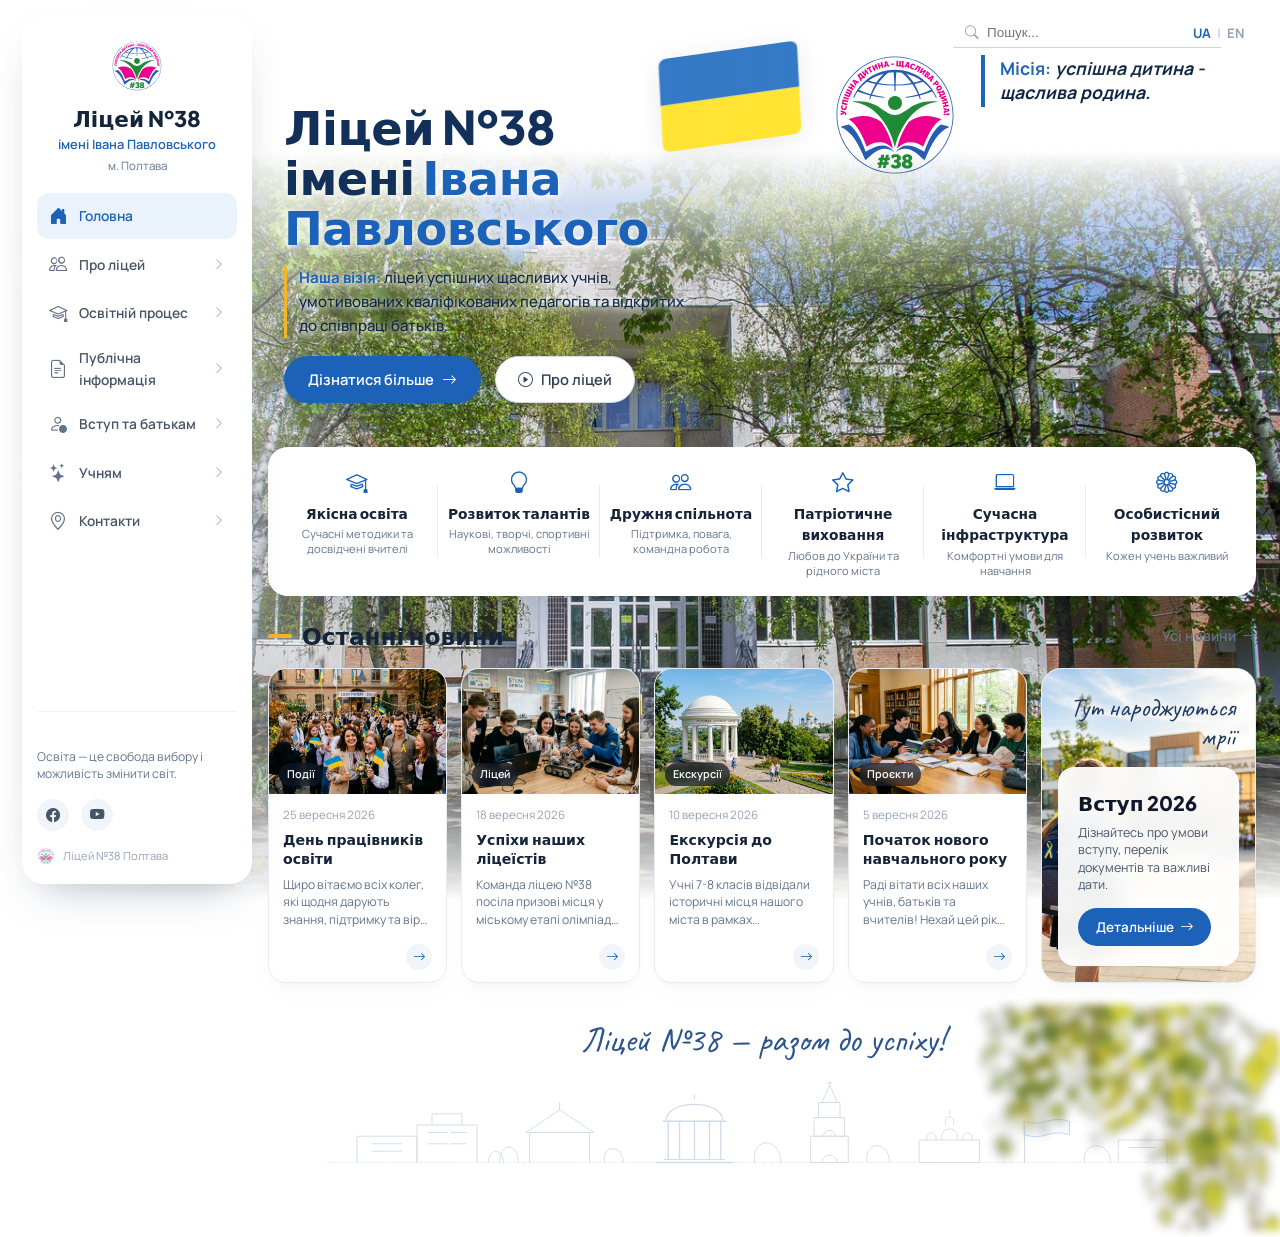
<file: index.html>
﻿<!doctype html>
<html lang="uk">
<head>
    <meta charset="utf-8">
    <meta name="viewport" content="width=device-width, initial-scale=1">
    <title>Ліцей №38 імені Івана Павловського м. Полтава</title>

    <!-- Google Fonts: Plus Jakarta Sans for titles, Manrope for text, Caveat for handwriting accents -->
    <link rel="preconnect" href="https://fonts.googleapis.com">
    <link rel="preconnect" href="https://fonts.gstatic.com" crossorigin>
    <link href="https://fonts.googleapis.com/css2?family=Caveat:wght@600;700&family=Manrope:wght@400;500;600;700&family=Plus+Jakarta+Sans:wght@600;700;800&display=swap" rel="stylesheet">

    <!-- Bootstrap Icons -->
    <link href="css/bootstrap-icons.css" rel="stylesheet">
    
    <!-- Portal Theme CSS -->
    <link href="css/portal-theme.css" rel="stylesheet">
</head>
<body class="home">

<div class="portal-layout">

    <!-- ======================================================================
         LEFT SIDEBAR NAVIGATION
         ====================================================================== -->
    <aside class="portal-sidebar" id="portalSidebar">
        <div>
            <!-- Brand / Logo -->
            <a href="index.html" class="portal-brand">
                <img src="images/logo_school_38.svg" alt="Емблема Ліцею №38" class="brand-emblem">
                <h1 class="brand-title">Ліцей №38</h1>
                <p class="brand-subtitle">імені Івана Павловського</p>
                <span class="brand-city">м. Полтава</span>
            </a>

            <!-- Navigation Links -->
            <nav class="sidebar-nav">
                <a href="index.html" class="nav-link-custom active">
                    <span class="link-left">
                        <i class="bi bi-house-door-fill"></i>
                        <span>Головна</span>
                    </span>
                </a>

                <a href="pages/about.html" class="nav-link-custom">
                    <span class="link-left">
                        <i class="bi bi-people"></i>
                        <span>Про ліцей</span>
                    </span>
                    <i class="bi bi-chevron-right link-chevron"></i>
                </a>

                <a href="pages/education.html" class="nav-link-custom">
                    <span class="link-left">
                        <i class="bi bi-mortarboard"></i>
                        <span>Освітній процес</span>
                    </span>
                    <i class="bi bi-chevron-right link-chevron"></i>
                </a>

                <a href="pages/public-info.html" class="nav-link-custom">
                    <span class="link-left">
                        <i class="bi bi-file-earmark-text"></i>
                        <span>Публічна інформація</span>
                    </span>
                    <i class="bi bi-chevron-right link-chevron"></i>
                </a>

                <a href="pages/admissions.html" class="nav-link-custom">
                    <span class="link-left">
                        <i class="bi bi-person-check"></i>
                        <span>Вступ та батькам</span>
                    </span>
                    <i class="bi bi-chevron-right link-chevron"></i>
                </a>

                <a href="pages/students.html" class="nav-link-custom">
                    <span class="link-left">
                        <i class="bi bi-stars"></i>
                        <span>Учням</span>
                    </span>
                    <i class="bi bi-chevron-right link-chevron"></i>
                </a>

                <a href="pages/contacts.html" class="nav-link-custom">
                    <span class="link-left">
                        <i class="bi bi-geo-alt"></i>
                        <span>Контакти</span>
                    </span>
                    <i class="bi bi-chevron-right link-chevron"></i>
                </a>
            </nav>
        </div>

        <!-- Sidebar Bottom: Quote & Socials -->
        <div class="sidebar-footer">
            <p class="sidebar-quote">
                Освіта — це свобода вибору і можливість змінити світ.
            </p>
            <div class="sidebar-socials">
                <a href="https://www.facebook.com/549811235813519/" target="_blank" rel="noopener" title="Facebook"><i class="bi bi-facebook"></i></a>
                <a href="https://www.youtube.com/@poltavaschool38" target="_blank" rel="noopener" title="YouTube"><i class="bi bi-youtube"></i></a>
            </div>
            <div class="sidebar-bottom-badge">
                <img src="images/logo_school_38.svg" alt="" style="width: 18px; height: 18px; opacity: 0.6;">
                <span>Ліцей №38 Полтава</span>
            </div>
        </div>
    </aside>

    <!-- ======================================================================
         MAIN PORTAL CONTENT AREA
         ====================================================================== -->
    <main class="portal-main">

        <!-- Top bar: Search + Language Switcher -->
        <header class="portal-topbar">
            <button class="topbar-menu-toggle" id="menuToggle" aria-label="Відкрити меню">
                <i class="bi bi-list"></i>
            </button>

            <div class="topbar-search">
                <i class="bi bi-search"></i>
                <input type="text" placeholder="Пошук...">
            </div>

            <div class="topbar-lang">
                <a href="#" class="active">UA</a>
                <span style="color: #cbd5e1;">|</span>
                <a href="#">EN</a>
            </div>
        </header>

        <!-- Hero Banner Section: Layered Architecture -->
        <section class="hero-banner-section">
            <!-- Layer 1: School Facade Backdrop on Right -->
            <div class="hero-school-backdrop">
                <img src="images/hero_school_bg.webp" alt="Фасад Ліцею №38">
            </div>

            <!-- Layer 2: Waving Flag & Logo -->
            <div class="hero-flag">
                <img src="images/ua_flag.svg" alt="Прапор України">
            </div>
            <div class="hero-emblem">
                <img src="images/logo_school_38.svg" alt="Емблема Ліцею №38">
            </div>

            <!-- Layer 3: Corner Foliage Framing -->
            <div class="hero-leaves-top">
                <img src="images/leaves_top_left.png" alt="">
            </div>
            <div class="hero-leaves-bottom">
                <img src="images/leaves_bottom_right.png" alt="">
            </div>

            <!-- Layer 4: Floating quote at top-right -->
            <aside class="hero-floating-quote">
                <p><b>Місія:</b> успішна дитина - щаслива родина.</p>
            </aside>

            <!-- Layer 5: Main Hero Left Copy -->
            <div class="hero-content-left">
                <h2 class="hero-title">
                    Ліцей №38<br>
                    імені <span class="title-accent">Івана<br>Павловського</span>
                </h2>
                <p class="hero-desc">
                    <strong>Наша візія:</strong> ліцей успішних щасливих учнів, умотивованих кваліфікованих педагогів та відкритих до співпраці батьків.
                </p>
                <div class="hero-actions">
                    <a href="pages/public-info.html" class="btn-hero-primary">
                        <span>Дізнатися більше</span>
                        <i class="bi bi-arrow-right"></i>
                    </a>
                    <a href="pages/education.html" class="btn-hero-secondary">
                        <i class="bi bi-play-circle"></i>
                        <span>Про ліцей</span>
                    </a>
                </div>
            </div>
        </section>

        <!-- Feature Cards Strip (6 key values) -->
        <section class="features-strip" aria-label="Ключові переваги ліцею">
            <div class="feature-pill">
                <div class="feature-icon-circle">
                    <i class="bi bi-mortarboard"></i>
                </div>
                <h3 class="feature-pill-title">Якісна освіта</h3>
                <p class="feature-pill-desc">Сучасні методики та досвідчені вчителі</p>
            </div>

            <div class="feature-pill">
                <div class="feature-icon-circle">
                    <i class="bi bi-lightbulb"></i>
                </div>
                <h3 class="feature-pill-title">Розвиток талантів</h3>
                <p class="feature-pill-desc">Наукові, творчі, спортивні можливості</p>
            </div>

            <div class="feature-pill">
                <div class="feature-icon-circle">
                    <i class="bi bi-people"></i>
                </div>
                <h3 class="feature-pill-title">Дружня спільнота</h3>
                <p class="feature-pill-desc">Підтримка, повага, командна робота</p>
            </div>

            <div class="feature-pill">
                <div class="feature-icon-circle">
                    <i class="bi bi-star"></i>
                </div>
                <h3 class="feature-pill-title">Патріотичне виховання</h3>
                <p class="feature-pill-desc">Любов до України та рідного міста</p>
            </div>

            <div class="feature-pill">
                <div class="feature-icon-circle">
                    <i class="bi bi-laptop"></i>
                </div>
                <h3 class="feature-pill-title">Сучасна інфраструктура</h3>
                <p class="feature-pill-desc">Комфортні умови для навчання</p>
            </div>

            <div class="feature-pill">
                <div class="feature-icon-circle">
                    <i class="bi bi-flower1"></i>
                </div>
                <h3 class="feature-pill-title">Особистісний розвиток</h3>
                <p class="feature-pill-desc">Кожен учень важливий</p>
            </div>
        </section>

        <!-- News & Admissions Section -->
        <section class="news-section" id="news">
            <div class="news-header">
                <h2 class="section-title-mark">Останні новини</h2>
                <a href="#" class="link-all-news">
                    <span>Усі новини</span>
                    <i class="bi bi-arrow-right"></i>
                </a>
            </div>

            <div class="news-composite-grid">
                <!-- News Item 1 -->
                <article class="news-card">
                    <div class="news-card-img-wrap">
                        <img src="images/news_celebration.jpg" alt="День працівників освіти">
                        <span class="news-tag">Події</span>
                    </div>
                    <div class="news-card-body">
                        <div>
                            <div class="news-date">25 вересня 2026</div>
                            <h3 class="news-card-title">День працівників освіти</h3>
                            <p class="news-card-desc">
                                Щиро вітаємо всіх колег, які щодня дарують знання, підтримку та віру в майбутнє наших учнів!
                            </p>
                        </div>
                        <div class="news-card-arrow">
                            <i class="bi bi-arrow-right"></i>
                        </div>
                    </div>
                </article>

                <!-- News Item 2 -->
                <article class="news-card">
                    <div class="news-card-img-wrap">
                        <img src="images/news_robotics.jpg" alt="Успіхи наших ліцеїстів">
                        <span class="news-tag">Ліцей</span>
                    </div>
                    <div class="news-card-body">
                        <div>
                            <div class="news-date">18 вересня 2026</div>
                            <h3 class="news-card-title">Успіхи наших ліцеїстів</h3>
                            <p class="news-card-desc">
                                Команда ліцею №38 посіла призові місця у міському етапі олімпіади з математики та фізики.
                            </p>
                        </div>
                        <div class="news-card-arrow">
                            <i class="bi bi-arrow-right"></i>
                        </div>
                    </div>
                </article>

                <!-- News Item 3 -->
                <article class="news-card">
                    <div class="news-card-img-wrap">
                        <img src="images/news_poltava.jpg" alt="Екскурсія до Полтави">
                        <span class="news-tag">Екскурсії</span>
                    </div>
                    <div class="news-card-body">
                        <div>
                            <div class="news-date">10 вересня 2026</div>
                            <h3 class="news-card-title">Екскурсія до Полтави</h3>
                            <p class="news-card-desc">
                                Учні 7-8 класів відвідали історичні місця нашого міста в рамках туристично-краєзнавчого проєкту.
                            </p>
                        </div>
                        <div class="news-card-arrow">
                            <i class="bi bi-arrow-right"></i>
                        </div>
                    </div>
                </article>

                <!-- News Item 4 -->
                <article class="news-card">
                    <div class="news-card-img-wrap">
                        <img src="images/news_studying.jpg" alt="Початок нового навчального року">
                        <span class="news-tag">Проєкти</span>
                    </div>
                    <div class="news-card-body">
                        <div>
                            <div class="news-date">5 вересня 2026</div>
                            <h3 class="news-card-title">Початок нового навчального року</h3>
                            <p class="news-card-desc">
                                Раді вітати всіх наших учнів, батьків та вчителів! Нехай цей рік буде успішним, яскравим і мирним!
                            </p>
                        </div>
                        <div class="news-card-arrow">
                            <i class="bi bi-arrow-right"></i>
                        </div>
                    </div>
                </article>

                <!-- Featured Admissions Card (Column 5) -->
                <aside class="admission-featured-card">
                    <img src="images/student_admission.jpg" alt="Вступ до ліцею" class="admission-img-bg">
                    
                    <div class="admission-top-slogan">
                        <span>Тут народжуються<br>мрії</span>
                    </div>

                    <div class="admission-card-bottom">
                        <h3>Вступ 2026</h3>
                        <p>Дізнайтесь про умови вступу, перелік документів та важливі дати.</p>
                        <a href="pages/admissions.html" class="btn-admission">
                            <span>Детальніше</span>
                            <i class="bi bi-arrow-right"></i>
                        </a>
                    </div>
                </aside>
            </div>
        </section>

        <!-- Decorative Skyline Footer -->
        <footer class="skyline-footer" id="contacts">
            <div class="skyline-motto">
                Ліцей №38 — разом до успіху!
            </div>
            <img src="images/poltava_skyline.svg" alt="Панорама Полтави" class="skyline-svg">
        </footer>

    </main>

    <div class="page-leaves page-leaves-bl" aria-hidden="true"><img src="images/leaves_top_left.png" alt=""></div>

</div>

<!-- Interactive mobile toggle script -->
<script>
    const menuToggle = document.getElementById('menuToggle');
    const portalSidebar = document.getElementById('portalSidebar');

    if (menuToggle && portalSidebar) {
        menuToggle.addEventListener('click', () => {
            portalSidebar.classList.toggle('open');
        });

        // Close on outside click on mobile
        document.addEventListener('click', (e) => {
            if (window.innerWidth <= 992) {
                if (!portalSidebar.contains(e.target) && !menuToggle.contains(e.target)) {
                    portalSidebar.classList.remove('open');
                }
            }
        });
    }
</script>

</body>
</html>
</file>
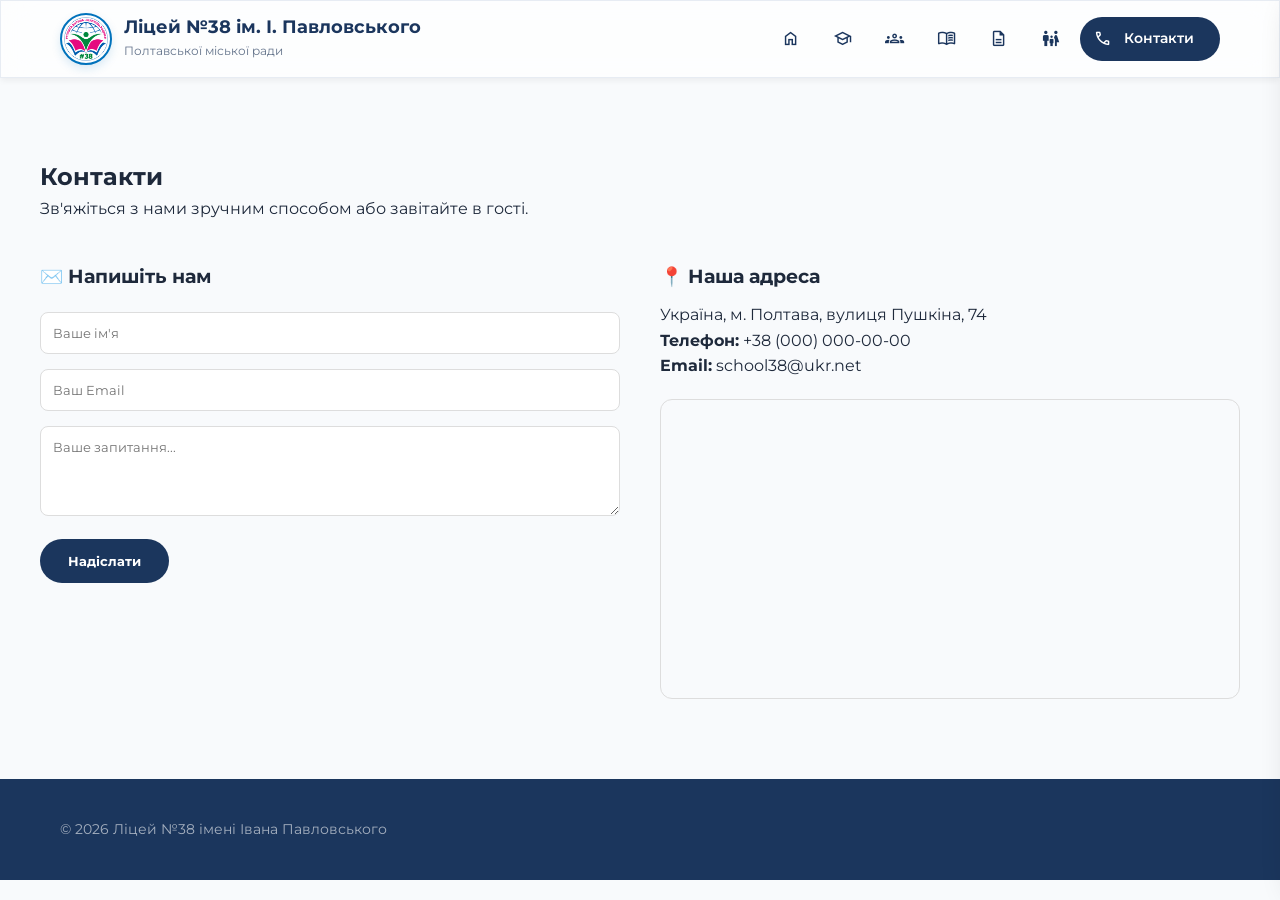
<file: contacts.html>
<!DOCTYPE html>
<html lang="uk">
<head>
    <meta charset="UTF-8">
    <meta name="viewport" content="width=device-width, initial-scale=1.0">
    <title>Ліцей №38 імені Івана Павловського</title>
    
    <link rel="preconnect" href="https://fonts.googleapis.com">
    <link rel="preconnect" href="https://fonts.gstatic.com" crossorigin>
    <link href="https://fonts.googleapis.com/css2?family=Montserrat:wght@400;500;600;700;800&display=swap" rel="stylesheet">
    <link rel="stylesheet" href="style.css">
    <link rel="stylesheet" href="https://fonts.googleapis.com/css2?family=Material+Symbols+Outlined:opsz,wght,FILL,GRAD@24,400,0,0" />
</head>
<body>
    <!-- Facebook SDK -->
    <div id="fb-root"></div>
    <script async defer crossorigin="anonymous" src="https://connect.facebook.net/uk_UA/sdk.js#xfbml=1&version=v20.0"></script>

    <!-- ШАПКА -->
    <header class="main-header glass">
        <div class="container header-inner">
            <a href="index.html" class="logo">
                <!-- Вставляємо емблему замість рожевого кола -->
                <img src="img/logo.png" alt="Емблема Ліцею №38" class="logo-image">
                
                <div class="logo-text">
                    <strong>Ліцей №38 ім. І. Павловського</strong>
                    <span>Полтавської міської ради</span>
                </div>
            </a>
            
            <nav class="desktop-nav expanding-header-menu">
    <a href="index.html" class="menu-item">
        <span class="icon material-symbols-outlined">home</span>
        <span class="menu-label">Головна</span>
    </a>
    <a href="about.html" class="menu-item">
        <span class="icon material-symbols-outlined">school</span>
        <span class="menu-label">Про ліцей</span>
    </a>
    <a href="team.html" class="menu-item">
        <span class="icon material-symbols-outlined">groups</span>
        <span class="menu-label">Колектив</span>
    </a>
    <a href="education.html" class="menu-item">
        <span class="icon material-symbols-outlined">menu_book</span>
        <span class="menu-label">Навчання</span>
    </a>
    <a href="transparency.html" class="menu-item">
        <span class="icon material-symbols-outlined">description</span>
        <span class="menu-label">Прозорість</span>
    </a>
    <a href="parents.html" class="menu-item">
        <span class="icon material-symbols-outlined">family_restroom</span>
        <span class="menu-label">Батькам</span>
    </a>
    <a href="contacts.html" class="menu-item">
        <span class="icon material-symbols-outlined">call</span>
        <span class="menu-label">Контакти</span>
    </a>
</nav>

            <button class="menu-toggle" id="menuToggle">☰</button>
        </div>
    </header>
<!-- БІЧНЕ МЕНЮ -->
    <div class="sidebar-overlay" id="sidebarOverlay"></div>
    <nav class="sidebar" id="sidebar">
        <div class="sidebar-header">
            <div class="sidebar-logo">
                <div class="logo-circle">#38</div>
                <span>Меню ліцею</span>
            </div>
            <button class="close-btn" id="closeMenu">
                <span class="material-symbols-outlined">close</span>
            </button>
        </div>
        
        <ul class="sidebar-menu">
            <li>
                <a href="index.html">
                    <span class="icon material-symbols-outlined">home</span>
                    Головна
                </a>
            </li>
            <li>
                <a href="about.html">
                    <span class="icon material-symbols-outlined">school</span>
                    Про ліцей
                </a>
            </li>
            <li>
                <a href="team.html">
                    <span class="icon material-symbols-outlined">groups</span>
                    Колектив
                </a>
            </li>
            <li>
                <a href="education.html">
                    <span class="icon material-symbols-outlined">menu_book</span>
                    Навчання
                </a>
            </li>
            <li>
                <a href="transparency.html">
                    <span class="icon material-symbols-outlined">description</span>
                    Прозорість
                </a>
            </li>
            <li>
                <a href="parents.html">
                    <span class="icon material-symbols-outlined">family_restroom</span>
                    Батькам
                </a>
            </li>
            <li>
                <a href="contacts.html">
                    <span class="icon material-symbols-outlined">call</span>
                    Контакти
                </a>
            </li>
        </ul>
</nav>
    <main>
        <section class="container section reveal">
            <h1 class="section-title">Контакти</h1>
            <p class="section-subtitle">Зв'яжіться з нами зручним способом або завітайте в гості.</p>
            
            <div class="grid grid-2" style="margin-top: 40px; gap: 40px;">
                <div class="card">
                    <h3>✉️ Напишіть нам</h3>
                    <form onsubmit="event.preventDefault(); alert('Повідомлення надіслано!');" style="margin-top: 20px;">
                        <input type="text" placeholder="Ваше ім'я" style="width: 100%; padding: 12px; margin-bottom: 15px; border-radius: 8px; border: 1px solid #ddd;">
                        <input type="email" placeholder="Ваш Email" style="width: 100%; padding: 12px; margin-bottom: 15px; border-radius: 8px; border: 1px solid #ddd;">
                        <textarea placeholder="Ваше запитання..." rows="4" style="width: 100%; padding: 12px; margin-bottom: 15px; border-radius: 8px; border: 1px solid #ddd;"></textarea>
                        <button type="submit" class="btn btn-primary" style="width: 100%; cursor: pointer;">Надіслати</button>
                    </form>
                </div>
                <div>
                    <div class="card" style="margin-bottom: 20px;">
                        <h3>📍 Наша адреса</h3>
                        <p style="margin-top: 10px;">Україна, м. Полтава, вулиця Пушкіна, 74</p>
                        <p><strong>Телефон:</strong> +38 (000) 000-00-00</p>
                        <p><strong>Email:</strong> school38@ukr.net</p>
                    </div>
                    <div style="height: 300px; border-radius: 12px; overflow: hidden; border: 1px solid #ddd;">
                        <iframe src="https://www.google.com/maps/embed?pb=!1m18!1m12!1m3!1d2586.6343542283187!2d34.54229567683935!3d49.58578276051785!2m3!1f0!2f0!3f0!3m2!1i1024!2i768!4f13.1!3m3!1m2!1s0x40d825f381c8b399%3A0xe67756f707f59d4c!2z0LLRg9C7LiDQn9GD0YjQutGW0L3QsCwgNzQsINCf0L7Qu9GC0LDQstCwLCDQn9C70YLRQsCy0YHRjNC60LAg0L7QsdC70LDRgdGC0YwsIDM2MDAw!5e0!3m2!1suk!2sua!4v1710000000000!5m2!1suk!2sua" width="100%" height="100%" style="border:0;" allowfullscreen="" loading="lazy"></iframe>
                    </div>
                </div>
            </div>
        </section>
    </main>

    <footer class="main-footer">
        <div class="container footer-inner">
            <span>© 2026 Ліцей №38 імені Івана Павловського</span>
        </div>
    </footer>
    <script src="script.js"></script>
</body>
</html>
</file>
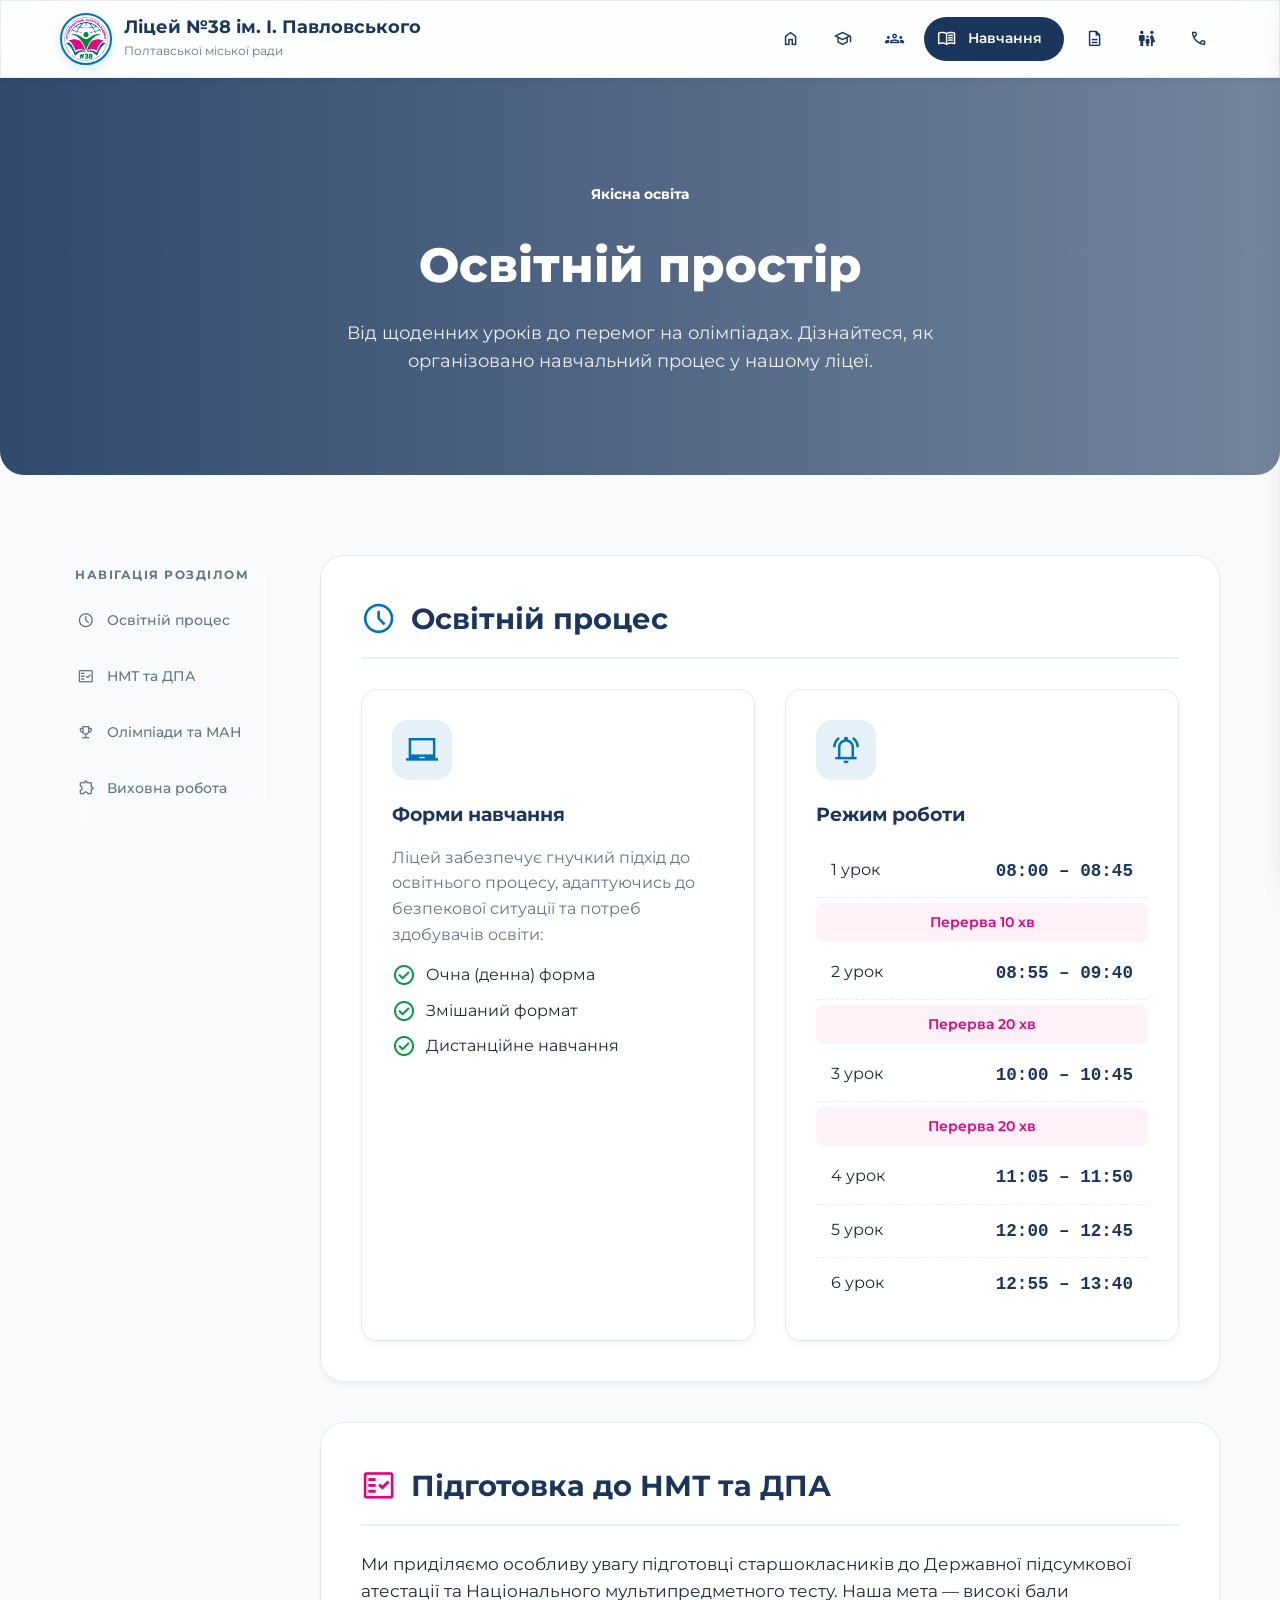
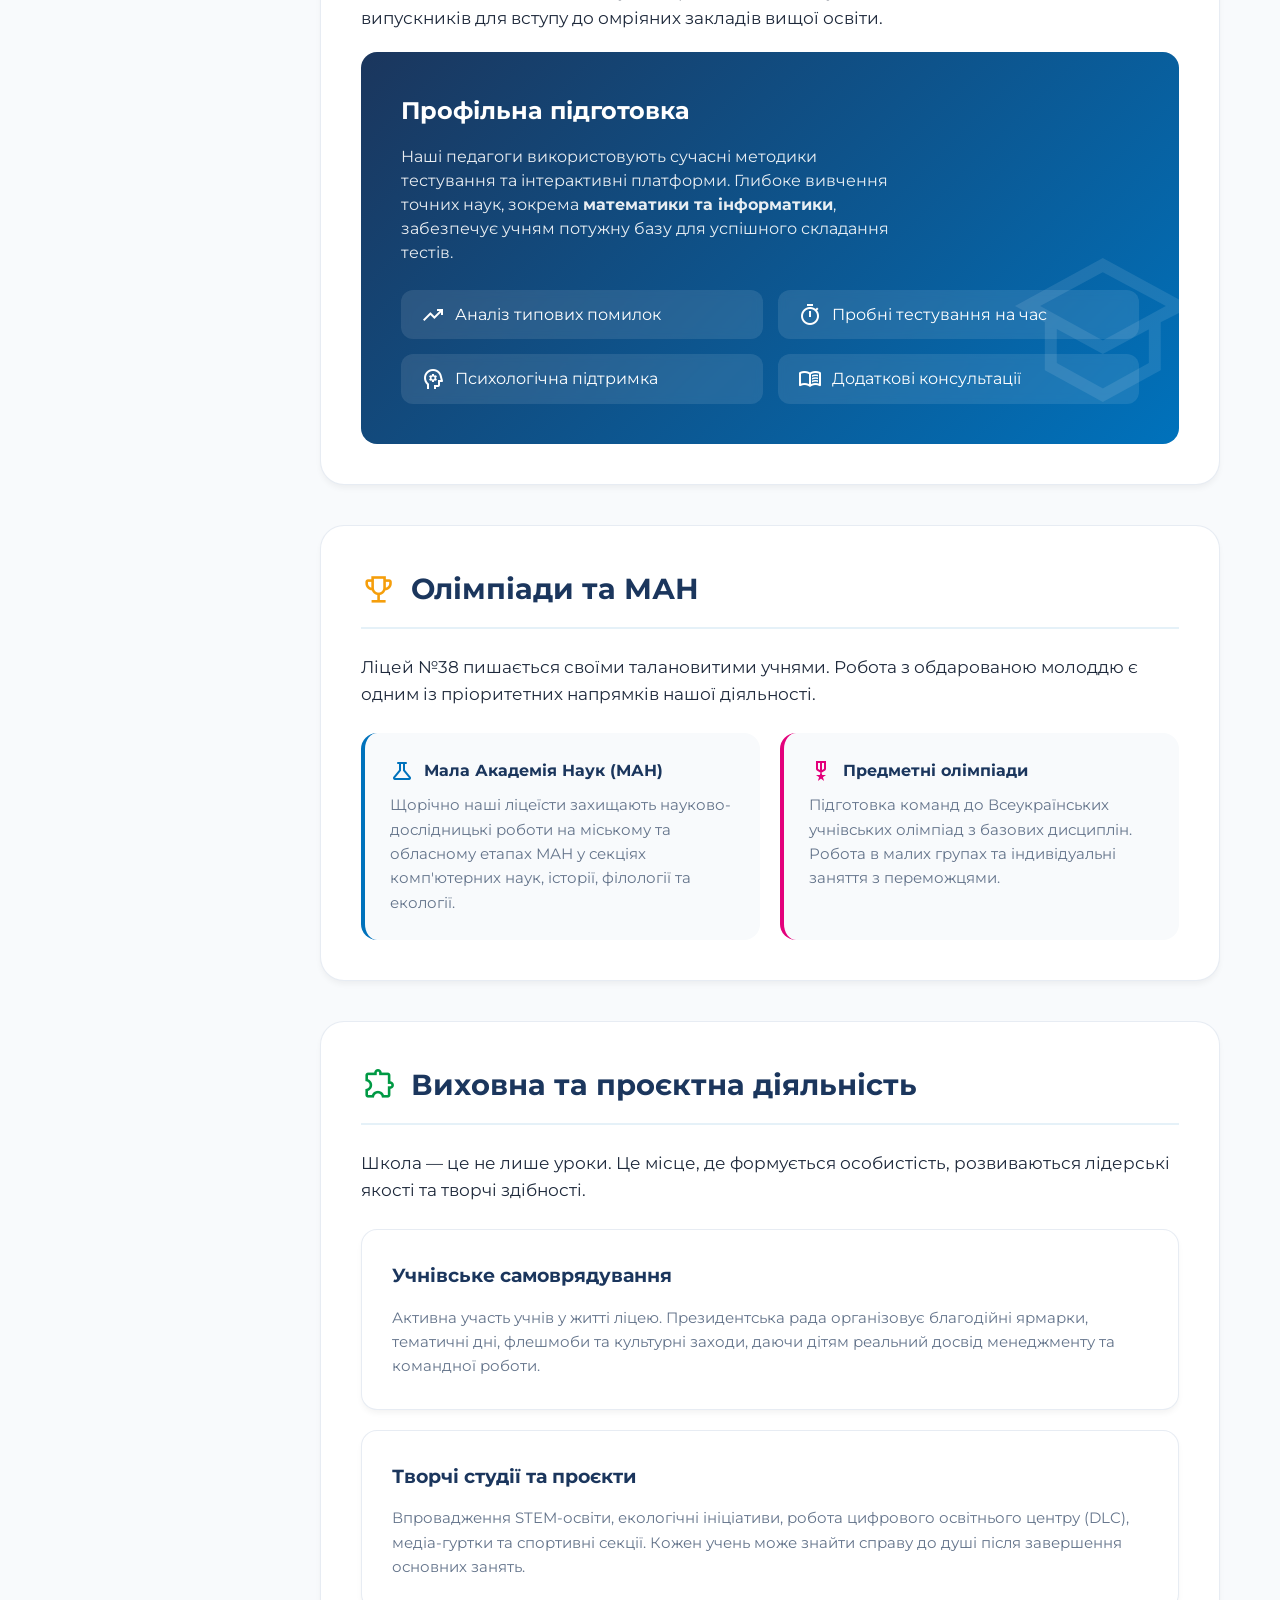
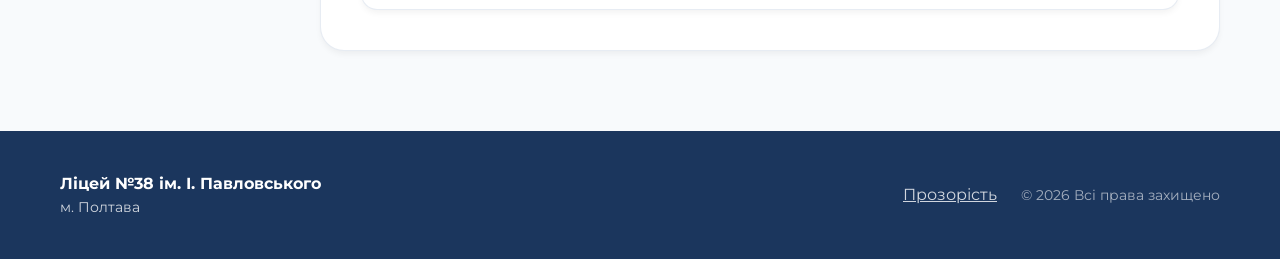
<file: education.html>
<!DOCTYPE html>
<html lang="uk">
<head>
    <meta charset="UTF-8">
    <meta name="viewport" content="width=device-width, initial-scale=1.0">
    <title>Навчання - Ліцей №38 імені Івана Павловського</title>
    
    <link rel="preconnect" href="https://fonts.googleapis.com">
    <link rel="preconnect" href="https://fonts.gstatic.com" crossorigin>
    <link href="https://fonts.googleapis.com/css2?family=Montserrat:wght@400;500;600;700;800&display=swap" rel="stylesheet">
    <link rel="stylesheet" href="style.css">
    <link rel="stylesheet" href="https://fonts.googleapis.com/css2?family=Material+Symbols+Outlined:opsz,wght,FILL,GRAD@24,400,0,0" />

    <!-- Стилі специфічні для сторінки Навчання (Потім перенесіть у style.css) -->
    <style>
        /* Картки з інформацією про навчання */
        .edu-card {
            background: white;
            border: 1px solid var(--border-color);
            border-radius: 16px;
            padding: 30px;
            box-shadow: var(--shadow-sm);
            transition: var(--transition);
            height: 100%;
            display: flex;
            flex-direction: column;
        }
        .edu-card:hover {
            box-shadow: var(--shadow-md);
            border-color: var(--brand-blue);
        }
        .edu-card-icon {
            width: 60px;
            height: 60px;
            background: rgba(0, 114, 188, 0.1);
            color: var(--brand-blue);
            border-radius: 16px;
            display: flex;
            align-items: center;
            justify-content: center;
            margin-bottom: 20px;
        }
        .edu-card-icon .material-symbols-outlined {
            font-size: 2rem;
        }

        /* Список розкладу дзвінків */
        .schedule-list {
            list-style: none;
            padding: 0;
            margin: 0;
        }
        .schedule-item {
            display: flex;
            justify-content: space-between;
            padding: 12px 15px;
            border-bottom: 1px dashed var(--border-color);
            color: var(--text-dark);
        }
        .schedule-item:last-child {
            border-bottom: none;
        }
        .schedule-item strong {
            color: var(--primary-navy);
            font-family: monospace;
            font-size: 1.1rem;
        }
        .schedule-break {
            background: rgba(227, 0, 123, 0.05); /* Легкий рожевий фон для перерв */
            border-radius: 8px;
            color: var(--brand-pink);
            font-weight: 600;
            font-size: 0.9rem;
            padding: 8px 15px;
            text-align: center;
            margin: 5px 0;
        }

        /* Банер-акцент для НМТ */
        .nmt-banner {
            background: linear-gradient(135deg, var(--primary-navy) 0%, var(--brand-blue) 100%);
            border-radius: 16px;
            padding: 40px;
            color: white;
            position: relative;
            overflow: hidden;
            margin-top: 20px;
        }
        .nmt-banner::after {
            content: 'school';
            font-family: 'Material Symbols Outlined';
            position: absolute;
            right: -20px;
            bottom: -40px;
            font-size: 12rem;
            color: rgba(255, 255, 255, 0.1);
            pointer-events: none;
        }
        .nmt-feature-list {
            list-style: none;
            margin-top: 25px;
            display: grid;
            grid-template-columns: repeat(2, 1fr);
            gap: 15px;
        }
        .nmt-feature-list li {
            display: flex;
            align-items: center;
            gap: 10px;
            background: rgba(255, 255, 255, 0.1);
            padding: 12px 20px;
            border-radius: 12px;
            backdrop-filter: blur(5px);
        }

        @media (max-width: 768px) {
            .nmt-feature-list { grid-template-columns: 1fr; }
            .edu-card { padding: 20px; }
        }
    </style>
</head>
<body>
    <!-- Facebook SDK -->
    <div id="fb-root"></div>
    <script async defer crossorigin="anonymous" src="https://connect.facebook.net/uk_UA/sdk.js#xfbml=1&version=v20.0"></script>

    <!-- ШАПКА -->
    <header class="main-header glass">
        <div class="container header-inner">
            <a href="index.html" class="logo">
                <img src="img/logo.png" alt="Емблема Ліцею №38" class="logo-image">
                <div class="logo-text">
                    <strong>Ліцей №38 ім. І. Павловського</strong>
                    <span>Полтавської міської ради</span>
                </div>
            </a>
            
            <nav class="desktop-nav expanding-header-menu">
                <a href="index.html" class="menu-item">
                    <span class="icon material-symbols-outlined">home</span>
                    <span class="menu-label">Головна</span>
                </a>
                <a href="about.html" class="menu-item">
                    <span class="icon material-symbols-outlined">school</span>
                    <span class="menu-label">Про ліцей</span>
                </a>
                <a href="team.html" class="menu-item">
                    <span class="icon material-symbols-outlined">groups</span>
                    <span class="menu-label">Колектив</span>
                </a>
                <a href="education.html" class="menu-item active">
                    <span class="icon material-symbols-outlined">menu_book</span>
                    <span class="menu-label">Навчання</span>
                </a>
                <a href="transparency.html" class="menu-item">
                    <span class="icon material-symbols-outlined">description</span>
                    <span class="menu-label">Прозорість</span>
                </a>
                <a href="parents.html" class="menu-item">
                    <span class="icon material-symbols-outlined">family_restroom</span>
                    <span class="menu-label">Батькам</span>
                </a>
                <a href="contacts.html" class="menu-item">
                    <span class="icon material-symbols-outlined">call</span>
                    <span class="menu-label">Контакти</span>
                </a>
            </nav>

            <button class="menu-toggle" id="menuToggle">☰</button>
        </div>
    </header>

    <!-- БІЧНЕ МЕНЮ (Мобільне) -->
    <div class="sidebar-overlay" id="sidebarOverlay"></div>
    <nav class="sidebar" id="sidebar">
        <div class="sidebar-header">
            <div class="sidebar-logo">
                <img src="img/logo.png" alt="Емблема" style="width: 35px; height: 35px; border-radius: 50%;">
                <span>Меню ліцею</span>
            </div>
            <button class="close-btn" id="closeMenu">
                <span class="material-symbols-outlined">close</span>
            </button>
        </div>
        <ul class="sidebar-menu">
            <li><a href="index.html"><span class="icon material-symbols-outlined">home</span> Головна</a></li>
            <li><a href="about.html"><span class="icon material-symbols-outlined">school</span> Про ліцей</a></li>
            <li><a href="team.html"><span class="icon material-symbols-outlined">groups</span> Колектив</a></li>
            <li><a href="education.html" class="active"><span class="icon material-symbols-outlined">menu_book</span> Навчання</a></li>
            <li><a href="transparency.html"><span class="icon material-symbols-outlined">description</span> Прозорість</a></li>
            <li><a href="parents.html"><span class="icon material-symbols-outlined">family_restroom</span> Батькам</a></li>
            <li><a href="contacts.html"><span class="icon material-symbols-outlined">call</span> Контакти</a></li>
        </ul>
    </nav>

    <main>
        <!-- Банер сторінки -->
        <section class="page-hero" style="background-image: url('https://images.unsplash.com/photo-1497633762265-9d179a990aa6?q=80&w=2000&auto=format&fit=crop');">
            <div class="container page-hero-content text-center reveal active">
                <span class="badge badge-pink" style="margin-bottom: 15px;">Якісна освіта</span>
                <h1 style="font-size: 3rem; font-weight: 800; margin-bottom: 15px;">Освітній простір</h1>
                <p style="font-size: 1.1rem; max-width: 600px; margin: 0 auto; opacity: 0.9;">Від щоденних уроків до перемог на олімпіадах. Дізнайтеся, як організовано навчальний процес у нашому ліцеї.</p>
            </div>
        </section>

        <!-- Основний макет: Бокове меню + Контент -->
        <div class="container page-layout">
            
            <!-- Липке бокове підменю -->
            <aside class="page-sidebar">
                <h3>Навігація розділом</h3>
                <nav class="in-page-nav" id="inPageNav">
                    <a href="#process" class="active">
                        <span class="icon material-symbols-outlined">schedule</span>
                        Освітній процес
                    </a>
                    <a href="#nmt">
                        <span class="icon material-symbols-outlined">fact_check</span>
                        НМТ та ДПА
                    </a>
                    <a href="#olympiads">
                        <span class="icon material-symbols-outlined">emoji_events</span>
                        Олімпіади та МАН
                    </a>
                    <a href="#activities">
                        <span class="icon material-symbols-outlined">extension</span>
                        Виховна робота
                    </a>
                </nav>
            </aside>

            <!-- Контентна частина -->
            <div class="page-content">
                
                <!-- Блок 1: Освітній процес -->
                <section id="process" class="content-section reveal">
                    <h2>
                        <span class="material-symbols-outlined" style="color: var(--brand-blue); font-size: 2.2rem;">schedule</span> 
                        Освітній процес
                    </h2>
                    
                    <div class="grid grid-2" style="gap: 30px; margin-top: 30px;">
                        <!-- Форми навчання -->
                        <div class="edu-card">
                            <div class="edu-card-icon">
                                <span class="material-symbols-outlined">laptop_chromebook</span>
                            </div>
                            <h3 style="color: var(--primary-navy); margin-bottom: 15px;">Форми навчання</h3>
                            <p style="color: var(--text-light); margin-bottom: 15px;">Ліцей забезпечує гнучкий підхід до освітнього процесу, адаптуючись до безпекової ситуації та потреб здобувачів освіти:</p>
                            <ul style="list-style: none; padding: 0; display: flex; flex-direction: column; gap: 10px;">
                                <li style="display: flex; gap: 10px; align-items: center;"><span class="material-symbols-outlined" style="color: var(--brand-green);">check_circle</span> Очна (денна) форма</li>
                                <li style="display: flex; gap: 10px; align-items: center;"><span class="material-symbols-outlined" style="color: var(--brand-green);">check_circle</span> Змішаний формат</li>
                                <li style="display: flex; gap: 10px; align-items: center;"><span class="material-symbols-outlined" style="color: var(--brand-green);">check_circle</span> Дистанційне навчання</li>
                            </ul>
                        </div>

                        <!-- Режим роботи -->
                        <div class="edu-card">
                            <div class="edu-card-icon">
                                <span class="material-symbols-outlined">notifications_active</span>
                            </div>
                            <h3 style="color: var(--primary-navy); margin-bottom: 15px;">Режим роботи</h3>
                            <ul class="schedule-list">
                                <li class="schedule-item"><span>1 урок</span> <strong>08:00 – 08:45</strong></li>
                                <div class="schedule-break">Перерва 10 хв</div>
                                <li class="schedule-item"><span>2 урок</span> <strong>08:55 – 09:40</strong></li>
                                <div class="schedule-break">Перерва 20 хв</div>
                                <li class="schedule-item"><span>3 урок</span> <strong>10:00 – 10:45</strong></li>
                                <div class="schedule-break">Перерва 20 хв</div>
                                <li class="schedule-item"><span>4 урок</span> <strong>11:05 – 11:50</strong></li>
                                <li class="schedule-item"><span>5 урок</span> <strong>12:00 – 12:45</strong></li>
                                <li class="schedule-item"><span>6 урок</span> <strong>12:55 – 13:40</strong></li>
                            </ul>
                        </div>
                    </div>
                </section>

                <!-- Блок 2: НМТ та ДПА -->
                <section id="nmt" class="content-section reveal">
                    <h2>
                        <span class="material-symbols-outlined" style="color: var(--brand-pink); font-size: 2.2rem;">fact_check</span> 
                        Підготовка до НМТ та ДПА
                    </h2>
                    <p style="color: var(--text-dark); font-size: 1.05rem; line-height: 1.6;">Ми приділяємо особливу увагу підготовці старшокласників до Державної підсумкової атестації та Національного мультипредметного тесту. Наша мета — високі бали випускників для вступу до омріяних закладів вищої освіти.</p>
                    
                    <div class="nmt-banner">
                        <h3 style="font-size: 1.5rem; margin-bottom: 15px;">Профільна підготовка</h3>
                        <p style="opacity: 0.9; max-width: 500px; line-height: 1.5;">Наші педагоги використовують сучасні методики тестування та інтерактивні платформи. Глибоке вивчення точних наук, зокрема <strong>математики та інформатики</strong>, забезпечує учням потужну базу для успішного складання тестів.</p>
                        
                        <ul class="nmt-feature-list">
                            <li><span class="material-symbols-outlined">trending_up</span> Аналіз типових помилок</li>
                            <li><span class="material-symbols-outlined">timer</span> Пробні тестування на час</li>
                            <li><span class="material-symbols-outlined">psychology</span> Психологічна підтримка</li>
                            <li><span class="material-symbols-outlined">menu_book</span> Додаткові консультації</li>
                        </ul>
                    </div>
                </section>

                <!-- Блок 3: Олімпіади та МАН -->
                <section id="olympiads" class="content-section reveal">
                    <h2>
                        <span class="material-symbols-outlined" style="color: #F59E0B; font-size: 2.2rem;">emoji_events</span> 
                        Олімпіади та МАН
                    </h2>
                    <p style="color: var(--text-dark); font-size: 1.05rem; line-height: 1.6; margin-bottom: 25px;">Ліцей №38 пишається своїми талановитими учнями. Робота з обдарованою молоддю є одним із пріоритетних напрямків нашої діяльності.</p>
                    
                    <div class="grid grid-2" style="gap: 20px;">
                        <div style="background: var(--bg-main); padding: 25px; border-radius: 16px; border-left: 4px solid var(--brand-blue);">
                            <h4 style="color: var(--primary-navy); margin-bottom: 10px; display: flex; align-items: center; gap: 10px;">
                                <span class="material-symbols-outlined" style="color: var(--brand-blue);">science</span>
                                Мала Академія Наук (МАН)
                            </h4>
                            <p style="font-size: 0.95rem; color: var(--text-light);">Щорічно наші ліцеїсти захищають науково-дослідницькі роботи на міському та обласному етапах МАН у секціях комп'ютерних наук, історії, філології та екології.</p>
                        </div>
                        <div style="background: var(--bg-main); padding: 25px; border-radius: 16px; border-left: 4px solid var(--brand-pink);">
                            <h4 style="color: var(--primary-navy); margin-bottom: 10px; display: flex; align-items: center; gap: 10px;">
                                <span class="material-symbols-outlined" style="color: var(--brand-pink);">military_tech</span>
                                Предметні олімпіади
                            </h4>
                            <p style="font-size: 0.95rem; color: var(--text-light);">Підготовка команд до Всеукраїнських учнівських олімпіад з базових дисциплін. Робота в малих групах та індивідуальні заняття з переможцями.</p>
                        </div>
                    </div>
                </section>

                <!-- Блок 4: Виховна робота -->
                <section id="activities" class="content-section reveal">
                    <h2>
                        <span class="material-symbols-outlined" style="color: var(--brand-green); font-size: 2.2rem;">extension</span> 
                        Виховна та проєктна діяльність
                    </h2>
                    <p style="color: var(--text-dark); font-size: 1.05rem; line-height: 1.6; margin-bottom: 25px;">Школа — це не лише уроки. Це місце, де формується особистість, розвиваються лідерські якості та творчі здібності.</p>
                    
                    <div class="edu-card" style="margin-bottom: 20px;">
                        <h3 style="color: var(--primary-navy); margin-bottom: 15px; font-size: 1.2rem;">Учнівське самоврядування</h3>
                        <p style="color: var(--text-light); font-size: 0.95rem;">Активна участь учнів у житті ліцею. Президентська рада організовує благодійні ярмарки, тематичні дні, флешмоби та культурні заходи, даючи дітям реальний досвід менеджменту та командної роботи.</p>
                    </div>
                    
                    <div class="edu-card">
                        <h3 style="color: var(--primary-navy); margin-bottom: 15px; font-size: 1.2rem;">Творчі студії та проєкти</h3>
                        <p style="color: var(--text-light); font-size: 0.95rem;">Впровадження STEM-освіти, екологічні ініціативи, робота цифрового освітнього центру (DLC), медіа-гуртки та спортивні секції. Кожен учень може знайти справу до душі після завершення основних занять.</p>
                    </div>
                </section>

            </div>
        </div>
    </main>

    <footer class="main-footer">
        <div class="container footer-inner">
            <div>
                <strong>Ліцей №38 ім. І. Павловського</strong>
                <span style="opacity: 0.8; display: block;">м. Полтава</span>
            </div>
            <div>
                <a href="transparency.html" style="color: white; text-decoration: underline; margin-right: 20px;">Прозорість</a>
                <span style="opacity: 0.6;">© 2026 Всі права захищено</span>
            </div>
        </div>
    </footer>

    <script src="script.js"></script>
    
    <!-- Скрипт для бокового меню (Scroll Spy) -->
    <script>
        document.addEventListener("DOMContentLoaded", () => {
            const sections = document.querySelectorAll(".content-section");
            const navLinks = document.querySelectorAll(".in-page-nav a");

            window.addEventListener("scroll", () => {
                let current = "";
                sections.forEach((section) => {
                    const sectionTop = section.offsetTop;
                    if (pageYOffset >= sectionTop - 150) {
                        current = section.getAttribute("id");
                    }
                });

                navLinks.forEach((link) => {
                    link.classList.remove("active");
                    if (link.getAttribute("href").includes(current) && current !== "") {
                        link.classList.add("active");
                    }
                });
            });
        });
    </script>
</body>
</html>
</file>
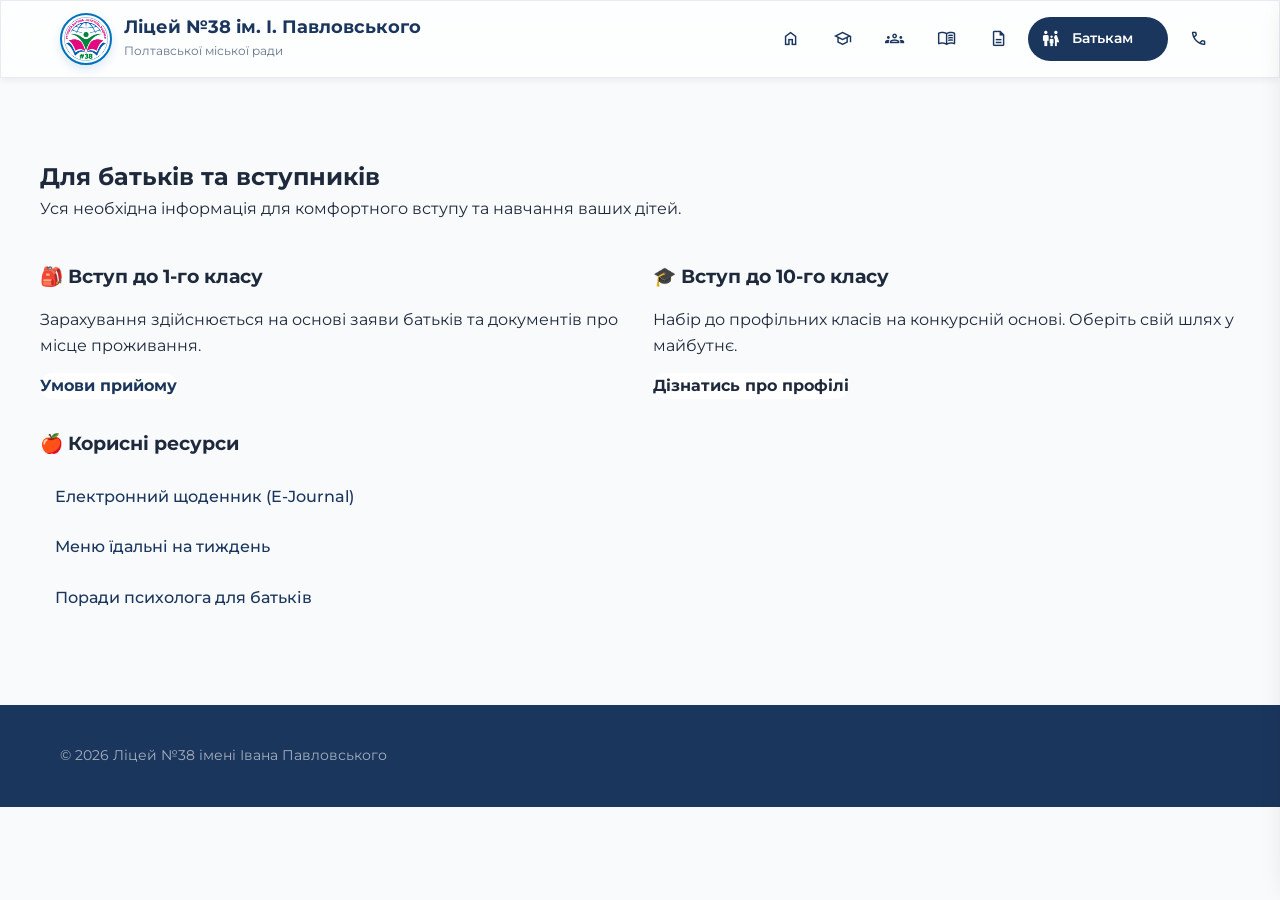
<file: parents.html>
<!DOCTYPE html>
<html lang="uk">
<head>
    <meta charset="UTF-8">
    <meta name="viewport" content="width=device-width, initial-scale=1.0">
    <title>Ліцей №38 імені Івана Павловського</title>
    
    <link rel="preconnect" href="https://fonts.googleapis.com">
    <link rel="preconnect" href="https://fonts.gstatic.com" crossorigin>
    <link href="https://fonts.googleapis.com/css2?family=Montserrat:wght@400;500;600;700;800&display=swap" rel="stylesheet">
    <link rel="stylesheet" href="style.css">
    <link rel="stylesheet" href="https://fonts.googleapis.com/css2?family=Material+Symbols+Outlined:opsz,wght,FILL,GRAD@24,400,0,0" />
</head>
<body>
    <!-- Facebook SDK -->
    <div id="fb-root"></div>
    <script async defer crossorigin="anonymous" src="https://connect.facebook.net/uk_UA/sdk.js#xfbml=1&version=v20.0"></script>

    <!-- ШАПКА -->
    <header class="main-header glass">
        <div class="container header-inner">
            <a href="index.html" class="logo">
                <!-- Вставляємо емблему замість рожевого кола -->
                <img src="img/logo.png" alt="Емблема Ліцею №38" class="logo-image">
                
                <div class="logo-text">
                    <strong>Ліцей №38 ім. І. Павловського</strong>
                    <span>Полтавської міської ради</span>
                </div>
            </a>
            
            <nav class="desktop-nav expanding-header-menu">
    <a href="index.html" class="menu-item">
        <span class="icon material-symbols-outlined">home</span>
        <span class="menu-label">Головна</span>
    </a>
    <a href="about.html" class="menu-item">
        <span class="icon material-symbols-outlined">school</span>
        <span class="menu-label">Про ліцей</span>
    </a>
    <a href="team.html" class="menu-item">
        <span class="icon material-symbols-outlined">groups</span>
        <span class="menu-label">Колектив</span>
    </a>
    <a href="education.html" class="menu-item">
        <span class="icon material-symbols-outlined">menu_book</span>
        <span class="menu-label">Навчання</span>
    </a>
    <a href="transparency.html" class="menu-item">
        <span class="icon material-symbols-outlined">description</span>
        <span class="menu-label">Прозорість</span>
    </a>
    <a href="parents.html" class="menu-item">
        <span class="icon material-symbols-outlined">family_restroom</span>
        <span class="menu-label">Батькам</span>
    </a>
    <a href="contacts.html" class="menu-item">
        <span class="icon material-symbols-outlined">call</span>
        <span class="menu-label">Контакти</span>
    </a>
</nav>

            <button class="menu-toggle" id="menuToggle">☰</button>
        </div>
    </header>
<!-- БІЧНЕ МЕНЮ -->
    <div class="sidebar-overlay" id="sidebarOverlay"></div>
    <nav class="sidebar" id="sidebar">
        <div class="sidebar-header">
            <div class="sidebar-logo">
                <div class="logo-circle">#38</div>
                <span>Меню ліцею</span>
            </div>
            <button class="close-btn" id="closeMenu">
                <span class="material-symbols-outlined">close</span>
            </button>
        </div>
        
        <ul class="sidebar-menu">
            <li>
                <a href="index.html">
                    <span class="icon material-symbols-outlined">home</span>
                    Головна
                </a>
            </li>
            <li>
                <a href="about.html">
                    <span class="icon material-symbols-outlined">school</span>
                    Про ліцей
                </a>
            </li>
            <li>
                <a href="team.html">
                    <span class="icon material-symbols-outlined">groups</span>
                    Колектив
                </a>
            </li>
            <li>
                <a href="education.html">
                    <span class="icon material-symbols-outlined">menu_book</span>
                    Навчання
                </a>
            </li>
            <li>
                <a href="transparency.html">
                    <span class="icon material-symbols-outlined">description</span>
                    Прозорість
                </a>
            </li>
            <li>
                <a href="parents.html">
                    <span class="icon material-symbols-outlined">family_restroom</span>
                    Батькам
                </a>
            </li>
            <li>
                <a href="contacts.html">
                    <span class="icon material-symbols-outlined">call</span>
                    Контакти
                </a>
            </li>
        </ul>
</nav>
    <main>
        <section class="container section reveal">
            <h1 class="section-title">Для батьків та вступників</h1>
            <p class="section-subtitle">Уся необхідна інформація для комфортного вступу та навчання ваших дітей.</p>
            
            <div class="grid grid-2" style="margin-top: 40px;">
                <div class="card bg-navy text-white">
                    <h3 class="text-white">🎒 Вступ до 1-го класу</h3>
                    <p style="margin: 15px 0;">Зарахування здійснюється на основі заяви батьків та документів про місце проживання.</p>
                    <a href="#" data-doc="vstup-rules" class="btn" style="background: white; color: var(--primary-navy); text-decoration: none;">Умови прийому</a>
                </div>
                <div class="card bg-green text-white">
                    <h3 class="text-white">🎓 Вступ до 10-го класу</h3>
                    <p style="margin: 15px 0;">Набір до профільних класів на конкурсній основі. Оберіть свій шлях у майбутнє.</p>
                    <a href="#" data-doc="vstup-rules" class="btn" style="background: white; color: var(--accent-green); text-decoration: none;">Дізнатись про профілі</a>
                </div>
            </div>

            <div class="card reveal" style="margin-top: 30px;">
                <h3>🍎 Корисні ресурси</h3>
                <div class="link-list" style="margin-top: 15px;">
                    <a href="https://e-journal.iea.gov.ua/" target="_blank">Електронний щоденник (E-Journal)</a>
                    <a href="#" data-doc="menu-food">Меню їдальні на тиждень</a>
                    <a href="#" data-doc="stress-help">Поради психолога для батьків</a>
                </div>
            </div>
        </section>
    </main>

    <footer class="main-footer">
        <div class="container footer-inner">
            <span>© 2026 Ліцей №38 імені Івана Павловського</span>
        </div>
    </footer>
    <script src="script.js"></script>
</body>
</html>
</file>
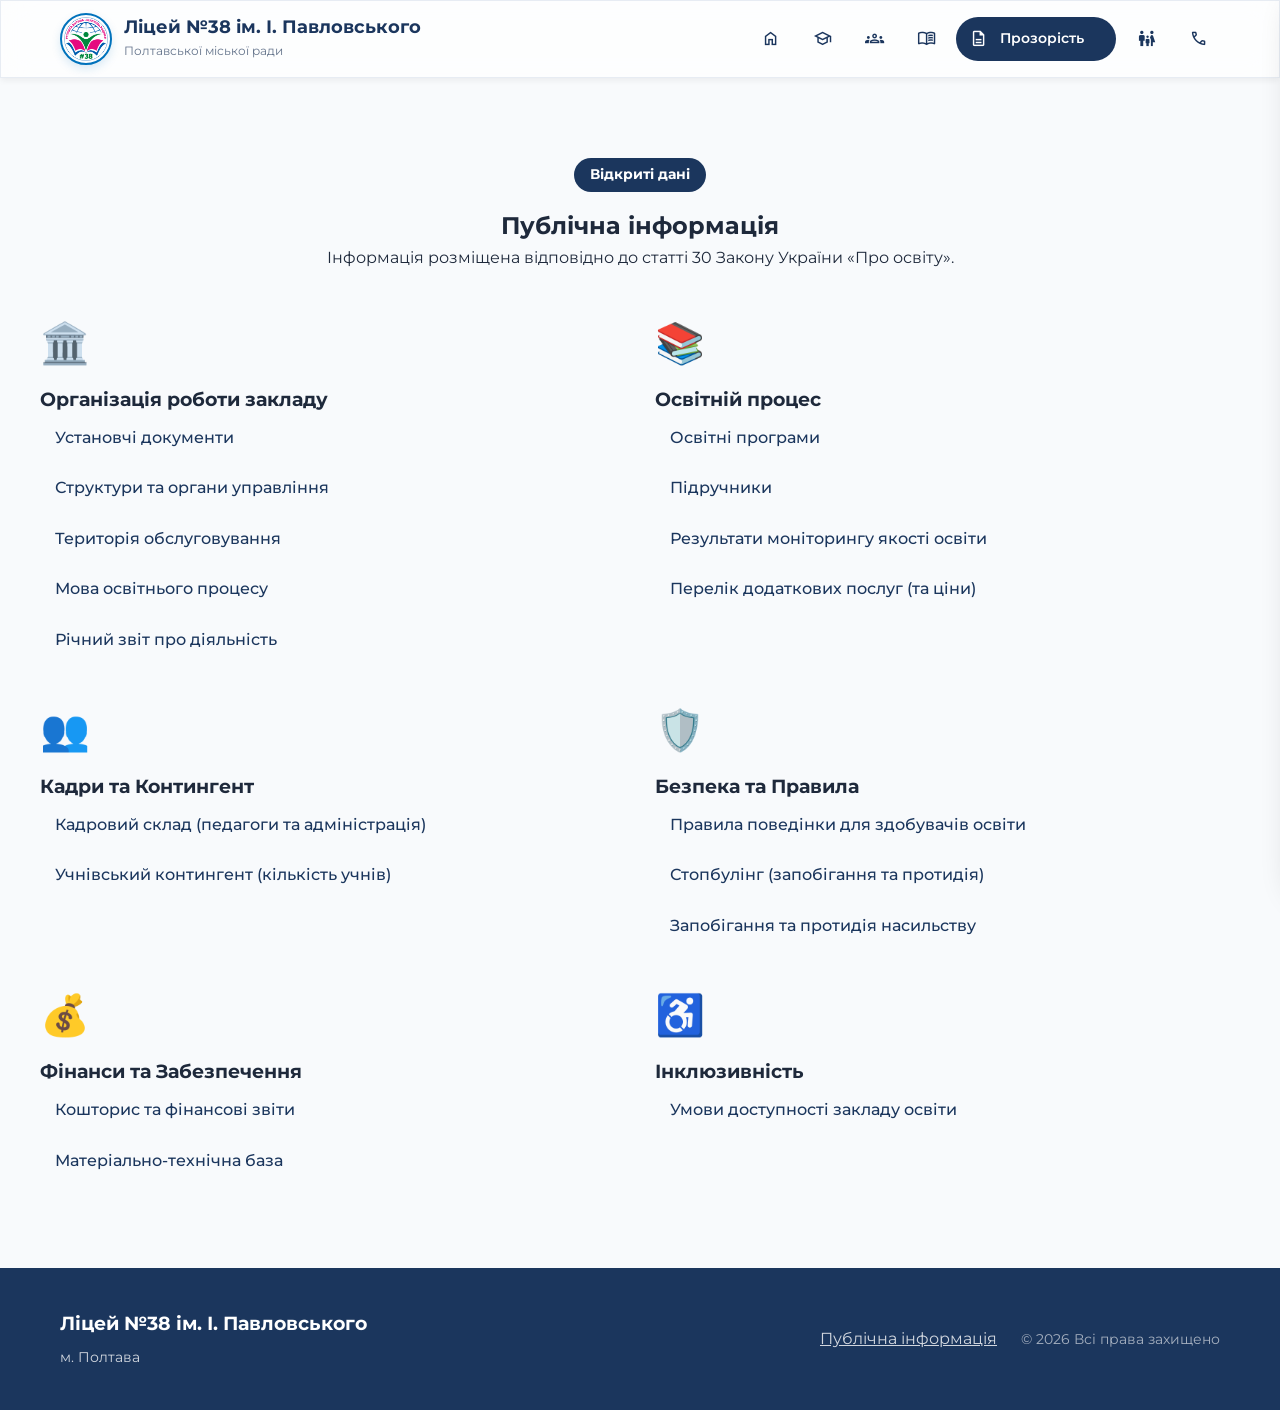
<file: transparency.html>
<!DOCTYPE html>
<html lang="uk">
<head>
    <meta charset="UTF-8">
    <meta name="viewport" content="width=device-width, initial-scale=1.0">
    <title>Ліцей №38 імені Івана Павловського</title>
    
    <link rel="preconnect" href="https://fonts.googleapis.com">
    <link rel="preconnect" href="https://fonts.gstatic.com" crossorigin>
    <link href="https://fonts.googleapis.com/css2?family=Montserrat:wght@400;500;600;700;800&display=swap" rel="stylesheet">
    <link rel="stylesheet" href="style.css">
    <link rel="stylesheet" href="https://fonts.googleapis.com/css2?family=Material+Symbols+Outlined:opsz,wght,FILL,GRAD@24,400,0,0" />
</head>
<body>
    <!-- Facebook SDK -->
    <div id="fb-root"></div>
    <script async defer crossorigin="anonymous" src="https://connect.facebook.net/uk_UA/sdk.js#xfbml=1&version=v20.0"></script>

    <!-- ШАПКА -->
    <header class="main-header glass">
        <div class="container header-inner">
            <a href="index.html" class="logo">
                <!-- Вставляємо емблему замість рожевого кола -->
                <img src="img/logo.png" alt="Емблема Ліцею №38" class="logo-image">
                
                <div class="logo-text">
                    <strong>Ліцей №38 ім. І. Павловського</strong>
                    <span>Полтавської міської ради</span>
                </div>
            </a>
            
            <nav class="desktop-nav expanding-header-menu">
    <a href="index.html" class="menu-item">
        <span class="icon material-symbols-outlined">home</span>
        <span class="menu-label">Головна</span>
    </a>
    <a href="about.html" class="menu-item">
        <span class="icon material-symbols-outlined">school</span>
        <span class="menu-label">Про ліцей</span>
    </a>
    <a href="team.html" class="menu-item">
        <span class="icon material-symbols-outlined">groups</span>
        <span class="menu-label">Колектив</span>
    </a>
    <a href="education.html" class="menu-item">
        <span class="icon material-symbols-outlined">menu_book</span>
        <span class="menu-label">Навчання</span>
    </a>
    <a href="transparency.html" class="menu-item">
        <span class="icon material-symbols-outlined">description</span>
        <span class="menu-label">Прозорість</span>
    </a>
    <a href="parents.html" class="menu-item">
        <span class="icon material-symbols-outlined">family_restroom</span>
        <span class="menu-label">Батькам</span>
    </a>
    <a href="contacts.html" class="menu-item">
        <span class="icon material-symbols-outlined">call</span>
        <span class="menu-label">Контакти</span>
    </a>
</nav>

            <button class="menu-toggle" id="menuToggle">☰</button>
        </div>
    </header>
<!-- БІЧНЕ МЕНЮ -->
    <div class="sidebar-overlay" id="sidebarOverlay"></div>
    <nav class="sidebar" id="sidebar">
        <div class="sidebar-header">
            <div class="sidebar-logo">
                <div class="logo-circle">#38</div>
                <span>Меню ліцею</span>
            </div>
            <button class="close-btn" id="closeMenu">
                <span class="material-symbols-outlined">close</span>
            </button>
        </div>
        
        <ul class="sidebar-menu">
            <li>
                <a href="index.html">
                    <span class="icon material-symbols-outlined">home</span>
                    Головна
                </a>
            </li>
            <li>
                <a href="about.html">
                    <span class="icon material-symbols-outlined">school</span>
                    Про ліцей
                </a>
            </li>
            <li>
                <a href="team.html">
                    <span class="icon material-symbols-outlined">groups</span>
                    Колектив
                </a>
            </li>
            <li>
                <a href="education.html">
                    <span class="icon material-symbols-outlined">menu_book</span>
                    Навчання
                </a>
            </li>
            <li>
                <a href="transparency.html">
                    <span class="icon material-symbols-outlined">description</span>
                    Прозорість
                </a>
            </li>
            <li>
                <a href="parents.html">
                    <span class="icon material-symbols-outlined">family_restroom</span>
                    Батькам
                </a>
            </li>
            <li>
                <a href="contacts.html">
                    <span class="icon material-symbols-outlined">call</span>
                    Контакти
                </a>
            </li>
        </ul>
</nav>
    <!-- УНІКАЛЬНИЙ КОНТЕНТ СТОРІНКИ "ПРОЗОРІСТЬ" -->
    <main>
        <section class="container section reveal">
            <div class="text-center" style="margin-bottom: 40px;">
                <span class="badge badge-navy" style="margin-bottom: 15px;">Відкриті дані</span>
                <h1 class="section-title">Публічна інформація</h1>
                <p class="section-subtitle">Інформація розміщена відповідно до статті 30 Закону України «Про освіту».</p>
            </div>
            
            <!-- Оновлена сітка документів (Згрупована) -->
            <div class="grid grid-2" style="gap: 30px;">
                
                <!-- Блок 1: Організація роботи -->
                <div class="card">
                    <div class="card-icon" style="font-size: 2.5rem; margin-bottom: 10px;">🏛️</div>
                    <h3 class="card-title">Організація роботи закладу</h3>
                    <div class="link-list">
                        <a href="#" data-doc="statut">Установчі документи</a>
                        <a href="#" data-doc="structure">Структури та органи управління</a>
                        <a href="#" data-doc="territory">Територія обслуговування</a>
                        <a href="#" onclick="event.preventDefault(); const info = document.getElementById('lang-info'); info.style.display = info.style.display === 'none' ? 'block' : 'none';">Мова освітнього процесу</a>
                        <div id="lang-info" style="display: none; padding: 10px 15px; background: var(--bg-main); border-left: 3px solid var(--primary-navy); margin-top: 5px; font-size: 0.9rem; border-radius: 4px;">Мова освітнього процесу – <strong>українська</strong>.</div>
                        <a href="#" data-doc="annual-report">Річний звіт про діяльність</a>
                    </div>
                </div>

                <!-- Блок 2: Освітній процес -->
                <div class="card">
                    <div class="card-icon" style="font-size: 2.5rem; margin-bottom: 10px;">📚</div>
                    <h3 class="card-title">Освітній процес</h3>
                    <div class="link-list">
                        <a href="#" data-doc="osvitni-programy">Освітні програми</a>
                        <a href="#" data-doc="books">Підручники</a>
                        <a href="#" data-doc="monitoring">Результати моніторингу якості освіти</a>
                        <a href="#" data-doc="extra-services">Перелік додаткових послуг (та ціни)</a>
                    </div>
                </div>

                <!-- Блок 3: Колектив та Учні -->
                <div class="card">
                    <div class="card-icon" style="font-size: 2.5rem; margin-bottom: 10px;">👥</div>
                    <h3 class="card-title">Кадри та Контингент</h3>
                    <div class="link-list">
                        <a href="#" data-doc="staff">Кадровий склад (педагоги та адміністрація)</a>
                        <a href="#" data-doc="students">Учнівський контингент (кількість учнів)</a>
                    </div>
                </div>

                <!-- Блок 4: Безпека та Правила -->
                <div class="card">
                    <div class="card-icon" style="font-size: 2.5rem; margin-bottom: 10px;">🛡️</div>
                    <h3 class="card-title">Безпека та Правила</h3>
                    <div class="link-list">
                        <a href="#" data-doc="rules">Правила поведінки для здобувачів освіти</a>
                        <a href="#" data-doc="stop-bullying">Стопбулінг (запобігання та протидія)</a>
                        <a href="#" data-doc="violence-prevention">Запобігання та протидія насильству</a>
                    </div>
                </div>

                <!-- Блок 5: Фінанси та Забезпечення -->
                <div class="card">
                    <div class="card-icon" style="font-size: 2.5rem; margin-bottom: 10px;">💰</div>
                    <h3 class="card-title">Фінанси та Забезпечення</h3>
                    <div class="link-list">
                        <a href="#" data-doc="koshtorys">Кошторис та фінансові звіти</a>
                        <a href="#" data-doc="facilities">Матеріально-технічна база</a>
                    </div>
                </div>

                <!-- Блок 6: Інклюзія -->
                <div class="card">
                    <div class="card-icon" style="font-size: 2.5rem; margin-bottom: 10px;">♿</div>
                    <h3 class="card-title">Інклюзивність</h3>
                    <div class="link-list">
                        <a href="#" data-doc="accessibility">Умови доступності закладу освіти</a>
                    </div>
                </div>

            </div>
        </section>
    </main>

    <!-- ФУТЕР -->
    <footer class="main-footer">
        <div class="container footer-inner">
            <div>
                <strong style="font-size: 1.2rem; display: block; margin-bottom: 5px;">Ліцей №38 ім. І. Павловського</strong>
                <span style="opacity: 0.8;">м. Полтава</span>
            </div>
            <div>
                <a href="transparency.html" style="color: white; text-decoration: underline; margin-right: 20px;">Публічна інформація</a>
                <span style="opacity: 0.6;">© 2026 Всі права захищено</span>
            </div>
        </div>
    </footer>

    <script src="script.js"></script>
</body>
</html>
</file>
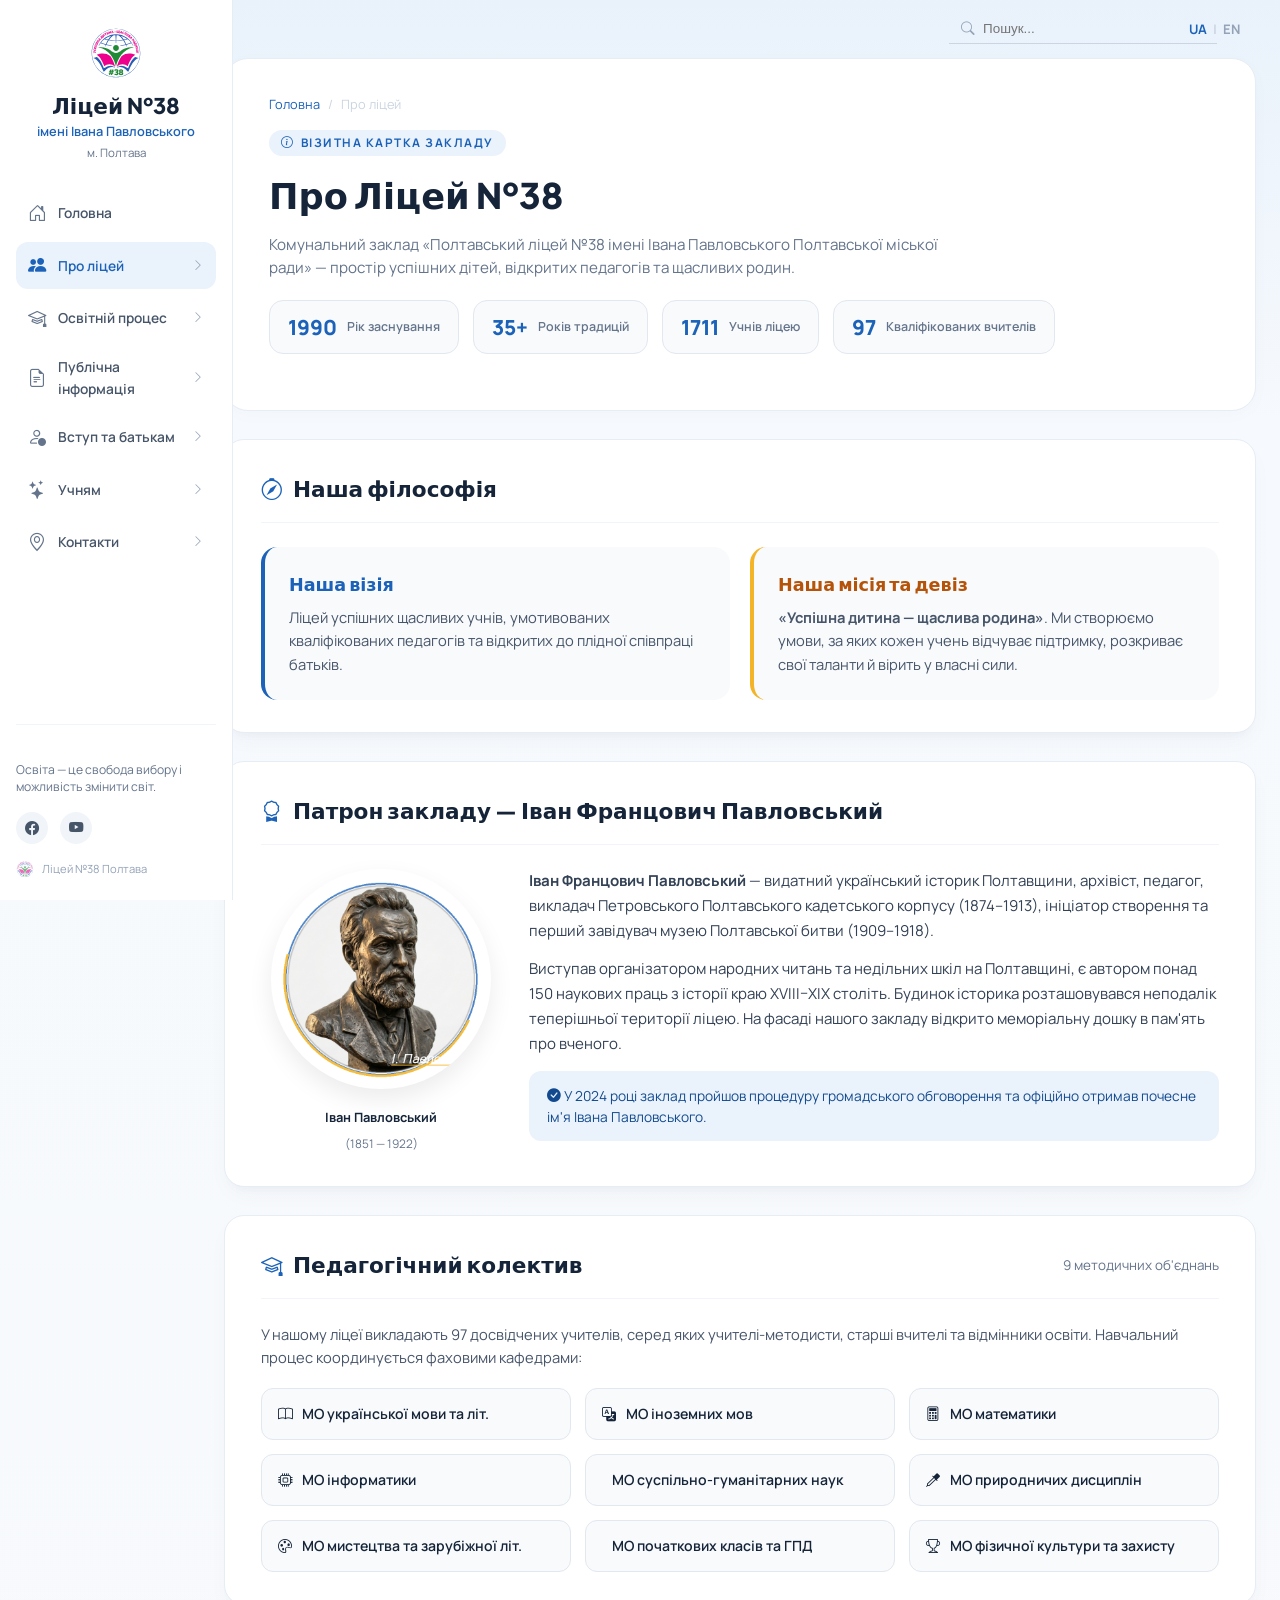
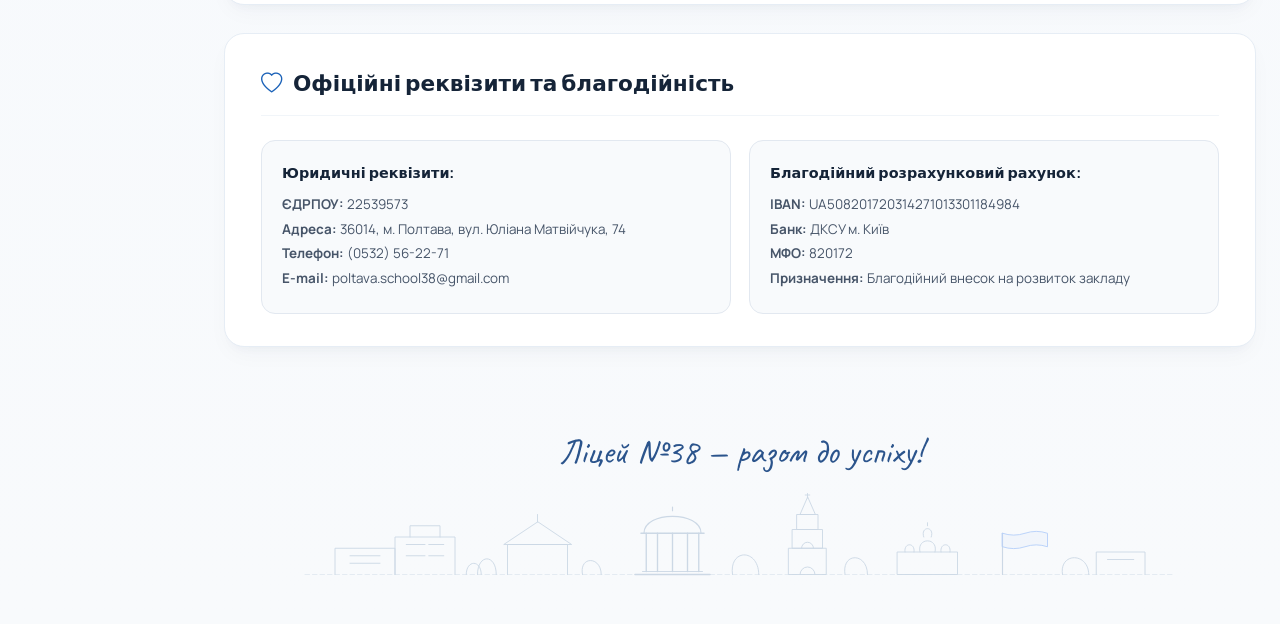
<file: pages/about.html>
<!doctype html>
<html lang="uk">
<head>
    <meta charset="utf-8">
    <meta name="viewport" content="width=device-width, initial-scale=1">
    <title>Про ліцей — Ліцей №38 імені Івана Павловського м. Полтава</title>

    <link rel="preconnect" href="https://fonts.googleapis.com">
    <link rel="preconnect" href="https://fonts.gstatic.com" crossorigin>
    <link href="https://fonts.googleapis.com/css2?family=Caveat:wght@600;700&family=Manrope:wght@400;500;600;700&family=Plus+Jakarta+Sans:wght@600;700;800&display=swap" rel="stylesheet">

    <link href="../css/bootstrap-icons.css" rel="stylesheet">
    <link href="../css/portal-theme.css" rel="stylesheet">
</head>
<body>

<div class="portal-layout">

    <!-- LEFT SIDEBAR -->
    <aside class="portal-sidebar" id="portalSidebar">
        <div>
            <a href="../index.html" class="portal-brand">
                <img src="../images/logo_school_38.svg" alt="Емблема Ліцею №38" class="brand-emblem">
                <h1 class="brand-title">Ліцей №38</h1>
                <p class="brand-subtitle">імені Івана Павловського</p>
                <span class="brand-city">м. Полтава</span>
            </a>

            <nav class="sidebar-nav">
                <a href="../index.html" class="nav-link-custom">
                    <span class="link-left">
                        <i class="bi bi-house-door"></i>
                        <span>Головна</span>
                    </span>
                </a>

                <a href="about.html" class="nav-link-custom active">
                    <span class="link-left">
                        <i class="bi bi-people-fill"></i>
                        <span>Про ліцей</span>
                    </span>
                    <i class="bi bi-chevron-right link-chevron"></i>
                </a>

                <a href="education.html" class="nav-link-custom">
                    <span class="link-left">
                        <i class="bi bi-mortarboard"></i>
                        <span>Освітній процес</span>
                    </span>
                    <i class="bi bi-chevron-right link-chevron"></i>
                </a>

                <a href="public-info.html" class="nav-link-custom">
                    <span class="link-left">
                        <i class="bi bi-file-earmark-text"></i>
                        <span>Публічна інформація</span>
                    </span>
                    <i class="bi bi-chevron-right link-chevron"></i>
                </a>

                <a href="admissions.html" class="nav-link-custom">
                    <span class="link-left">
                        <i class="bi bi-person-check"></i>
                        <span>Вступ та батькам</span>
                    </span>
                    <i class="bi bi-chevron-right link-chevron"></i>
                </a>

                <a href="students.html" class="nav-link-custom">
                    <span class="link-left">
                        <i class="bi bi-stars"></i>
                        <span>Учням</span>
                    </span>
                    <i class="bi bi-chevron-right link-chevron"></i>
                </a>

                <a href="contacts.html" class="nav-link-custom">
                    <span class="link-left">
                        <i class="bi bi-geo-alt"></i>
                        <span>Контакти</span>
                    </span>
                    <i class="bi bi-chevron-right link-chevron"></i>
                </a>
            </nav>
        </div>

        <div class="sidebar-footer">
            <p class="sidebar-quote">
                Освіта — це свобода вибору і можливість змінити світ.
            </p>
            <div class="sidebar-socials">
                <a href="https://www.facebook.com/549811235813519/" target="_blank" rel="noopener" title="Facebook"><i class="bi bi-facebook"></i></a>
                <a href="https://www.youtube.com/@poltavaschool38" target="_blank" rel="noopener" title="YouTube"><i class="bi bi-youtube"></i></a>
            </div>
            <div class="sidebar-bottom-badge">
                <img src="../images/logo_school_38.svg" alt="" style="width: 18px; height: 18px; opacity: 0.6;">
                <span>Ліцей №38 Полтава</span>
            </div>
        </div>
    </aside>

    <!-- MAIN CONTENT -->
    <main class="portal-main">

        <header class="portal-topbar">
            <button class="topbar-menu-toggle" id="menuToggle" aria-label="Відкрити меню">
                <i class="bi bi-list"></i>
            </button>
            <div class="topbar-search">
                <i class="bi bi-search"></i>
                <input type="text" placeholder="Пошук...">
            </div>
            <div class="topbar-lang">
                <a href="#" class="active">UA</a>
                <span style="color: #cbd5e1;">|</span>
                <a href="#">EN</a>
            </div>
        </header>

        <!-- Subpage Header -->
        <section class="portal-subpage-header">
            <nav class="portal-breadcrumbs">
                <a href="../index.html">Головна</a>
                <span>/</span>
                <span>Про ліцей</span>
            </nav>
            <span class="subpage-badge"><i class="bi bi-info-circle"></i> Візитна картка закладу</span>
            <h1 class="subpage-title">Про Ліцей №38</h1>
            <p class="subpage-desc">
                Комунальний заклад «Полтавський ліцей №38 імені Івана Павловського Полтавської міської ради» — простір успішних дітей, відкритих педагогів та щасливих родин.
            </p>

            <div class="stats-badge-strip">
                <div class="stat-badge">
                    <span class="stat-badge-num">1990</span>
                    <span class="stat-badge-lbl">Рік заснування</span>
                </div>
                <div class="stat-badge">
                    <span class="stat-badge-num">35+</span>
                    <span class="stat-badge-lbl">Років традицій</span>
                </div>
                <div class="stat-badge">
                    <span class="stat-badge-num">1711</span>
                    <span class="stat-badge-lbl">Учнів ліцею</span>
                </div>
                <div class="stat-badge">
                    <span class="stat-badge-num">97</span>
                    <span class="stat-badge-lbl">Кваліфікованих вчителів</span>
                </div>
            </div>
        </section>

        <div class="portal-content-wrap">

            <!-- Mission & Vision -->
            <section class="portal-section-card">
                <div class="card-heading-group">
                    <h2 class="card-main-title"><i class="bi bi-compass"></i> Наша філософія</h2>
                </div>
                <div style="display: grid; grid-template-columns: repeat(auto-fit, minmax(300px, 1fr)); gap: 20px;">
                    <div style="background: #f8fafc; padding: 24px; border-radius: 16px; border-left: 4px solid var(--primary-blue);">
                        <h3 style="font-size: 1.1rem; margin: 0 0 8px; color: var(--primary-blue);">Наша візія</h3>
                        <p style="margin: 0; color: #475569; font-size: 0.92rem; line-height: 1.6;">
                            Ліцей успішних щасливих учнів, умотивованих кваліфікованих педагогів та відкритих до плідної співпраці батьків.
                        </p>
                    </div>
                    <div style="background: #f8fafc; padding: 24px; border-radius: 16px; border-left: 4px solid var(--accent-gold);">
                        <h3 style="font-size: 1.1rem; margin: 0 0 8px; color: #b45309;">Наша місія та девіз</h3>
                        <p style="margin: 0; color: #475569; font-size: 0.92rem; line-height: 1.6;">
                            <strong>«Успішна дитина — щаслива родина»</strong>. Ми створюємо умови, за яких кожен учень відчуває підтримку, розкриває свої таланти й вірить у власні сили.
                        </p>
                    </div>
                </div>
            </section>

            <!-- Ivan Pavlovsky Section -->
            <section class="portal-section-card">
                <div class="card-heading-group">
                    <h2 class="card-main-title"><i class="bi bi-award"></i> Патрон закладу — Іван Францович Павловський</h2>
                </div>
                <div style="display: grid; grid-template-columns: 240px 1fr; gap: 28px; align-items: start;">
                    <div style="text-align: center;">
                        <img src="../images/pavlovsky_medallion.png" alt="Іван Павловський" style="width: 100%; max-width: 220px; border-radius: 50%; box-shadow: 0 10px 25px rgba(0,0,0,0.08);">
                        <p style="font-size: 0.8rem; font-weight: 700; color: var(--text-navy); margin: 12px 0 2px;">Іван Павловський</p>
                        <span style="font-size: 0.74rem; color: var(--text-muted);">(1851 — 1922)</span>
                    </div>
                    <div>
                        <p style="color: #334155; line-height: 1.65; margin: 0 0 14px; font-size: 0.94rem;">
                            <strong>Іван Францович Павловський</strong> — видатний український історик Полтавщини, архівіст, педагог, викладач Петровського Полтавського кадетського корпусу (1874–1913), ініціатор створення та перший завідувач музею Полтавської битви (1909–1918).
                        </p>
                        <p style="color: #334155; line-height: 1.65; margin: 0 0 14px; font-size: 0.94rem;">
                            Виступав організатором народних читань та недільних шкіл на Полтавщині, є автором понад 150 наукових праць з історії краю XVIII–XIX століть. Будинок історика розташовувався неподалік теперішньої території ліцею. На фасаді нашого закладу відкрито меморіальну дошку в пам'ять про вченого.
                        </p>
                        <div style="background: var(--primary-blue-light); padding: 14px 18px; border-radius: 12px; font-size: 0.86rem; color: var(--primary-blue-dark);">
                            <i class="bi bi-check-circle-fill me-2"></i> У 2024 році заклад пройшов процедуру громадського обговорення та офіційно отримав почесне ім'я Івана Павловського.
                        </div>
                    </div>
                </div>
            </section>

            <!-- Teachers & Collective -->
            <section class="portal-section-card">
                <div class="card-heading-group">
                    <h2 class="card-main-title"><i class="bi bi-mortarboard"></i> Педагогічний колектив</h2>
                    <span style="font-size: 0.84rem; color: var(--text-muted);">9 методичних об'єднань</span>
                </div>
                <p style="color: #475569; font-size: 0.92rem; margin-bottom: 20px;">
                    У нашому ліцеї викладають 97 досвідчених учителів, серед яких учителі-методисти, старші вчителі та відмінники освіти. Навчальний процес координується фаховими кафедрами:
                </p>
                <div style="display: grid; grid-template-columns: repeat(auto-fill, minmax(240px, 1fr)); gap: 14px;">
                    <div style="padding: 14px 16px; background: #f8fafc; border: 1px solid #e2e8f0; border-radius: 12px; font-weight: 600; font-size: 0.88rem; display: flex; align-items: center; gap: 10px;">
                        <i class="bi bi-book text-primary"></i> МО української мови та літ.
                    </div>
                    <div style="padding: 14px 16px; background: #f8fafc; border: 1px solid #e2e8f0; border-radius: 12px; font-weight: 600; font-size: 0.88rem; display: flex; align-items: center; gap: 10px;">
                        <i class="bi bi-translate text-primary"></i> МО іноземних мов
                    </div>
                    <div style="padding: 14px 16px; background: #f8fafc; border: 1px solid #e2e8f0; border-radius: 12px; font-weight: 600; font-size: 0.88rem; display: flex; align-items: center; gap: 10px;">
                        <i class="bi bi-calculator text-primary"></i> МО математики
                    </div>
                    <div style="padding: 14px 16px; background: #f8fafc; border: 1px solid #e2e8f0; border-radius: 12px; font-weight: 600; font-size: 0.88rem; display: flex; align-items: center; gap: 10px;">
                        <i class="bi bi-cpu text-primary"></i> МО інформатики
                    </div>
                    <div style="padding: 14px 16px; background: #f8fafc; border: 1px solid #e2e8f0; border-radius: 12px; font-weight: 600; font-size: 0.88rem; display: flex; align-items: center; gap: 10px;">
                        <i class="bi bi-feather text-primary"></i> МО суспільно-гуманітарних наук
                    </div>
                    <div style="padding: 14px 16px; background: #f8fafc; border: 1px solid #e2e8f0; border-radius: 12px; font-weight: 600; font-size: 0.88rem; display: flex; align-items: center; gap: 10px;">
                        <i class="bi bi-eyedropper text-primary"></i> МО природничих дисциплін
                    </div>
                    <div style="padding: 14px 16px; background: #f8fafc; border: 1px solid #e2e8f0; border-radius: 12px; font-weight: 600; font-size: 0.88rem; display: flex; align-items: center; gap: 10px;">
                        <i class="bi bi-palette text-primary"></i> МО мистецтва та зарубіжної літ.
                    </div>
                    <div style="padding: 14px 16px; background: #f8fafc; border: 1px solid #e2e8f0; border-radius: 12px; font-weight: 600; font-size: 0.88rem; display: flex; align-items: center; gap: 10px;">
                        <i class="bi bi-backpack text-primary"></i> МО початкових класів та ГПД
                    </div>
                    <div style="padding: 14px 16px; background: #f8fafc; border: 1px solid #e2e8f0; border-radius: 12px; font-weight: 600; font-size: 0.88rem; display: flex; align-items: center; gap: 10px;">
                        <i class="bi bi-trophy text-primary"></i> МО фізичної культури та захисту
                    </div>
                </div>
            </section>

            <!-- Requisites & Charity Support -->
            <section class="portal-section-card">
                <div class="card-heading-group">
                    <h2 class="card-main-title"><i class="bi bi-heart"></i> Офіційні реквізити та благодійність</h2>
                </div>
                <div style="display: grid; grid-template-columns: repeat(auto-fit, minmax(280px, 1fr)); gap: 18px;">
                    <div style="background: #f8fafc; padding: 20px; border-radius: 14px; border: 1px solid #e2e8f0;">
                        <h4 style="font-size: 0.9rem; color: var(--text-navy); margin: 0 0 10px;">Юридичні реквізити:</h4>
                        <p style="font-size: 0.84rem; color: #475569; margin: 4px 0;"><strong>ЄДРПОУ:</strong> 22539573</p>
                        <p style="font-size: 0.84rem; color: #475569; margin: 4px 0;"><strong>Адреса:</strong> 36014, м. Полтава, вул. Юліана Матвійчука, 74</p>
                        <p style="font-size: 0.84rem; color: #475569; margin: 4px 0;"><strong>Телефон:</strong> (0532) 56-22-71</p>
                        <p style="font-size: 0.84rem; color: #475569; margin: 4px 0;"><strong>E-mail:</strong> poltava.school38@gmail.com</p>
                    </div>
                    <div style="background: #f8fafc; padding: 20px; border-radius: 14px; border: 1px solid #e2e8f0;">
                        <h4 style="font-size: 0.9rem; color: var(--text-navy); margin: 0 0 10px;">Благодійний розрахунковий рахунок:</h4>
                        <p style="font-size: 0.84rem; color: #475569; margin: 4px 0;"><strong>IBAN:</strong> UA508201720314271013301184984</p>
                        <p style="font-size: 0.84rem; color: #475569; margin: 4px 0;"><strong>Банк:</strong> ДКСУ м. Київ</p>
                        <p style="font-size: 0.84rem; color: #475569; margin: 4px 0;"><strong>МФО:</strong> 820172</p>
                        <p style="font-size: 0.84rem; color: #475569; margin: 4px 0;"><strong>Призначення:</strong> Благодійний внесок на розвиток закладу</p>
                    </div>
                </div>
            </section>

        </div>

        <footer class="skyline-footer">
            <div class="skyline-motto">Ліцей №38 — разом до успіху!</div>
            <img src="../images/poltava_skyline.svg" alt="Панорама Полтави" class="skyline-svg">
        </footer>

    </main>
</div>

<script>
    const menuToggle = document.getElementById('menuToggle');
    const portalSidebar = document.getElementById('portalSidebar');
    if (menuToggle && portalSidebar) {
        menuToggle.addEventListener('click', () => portalSidebar.classList.toggle('open'));
    }
</script>

</body>
</html>
</file>
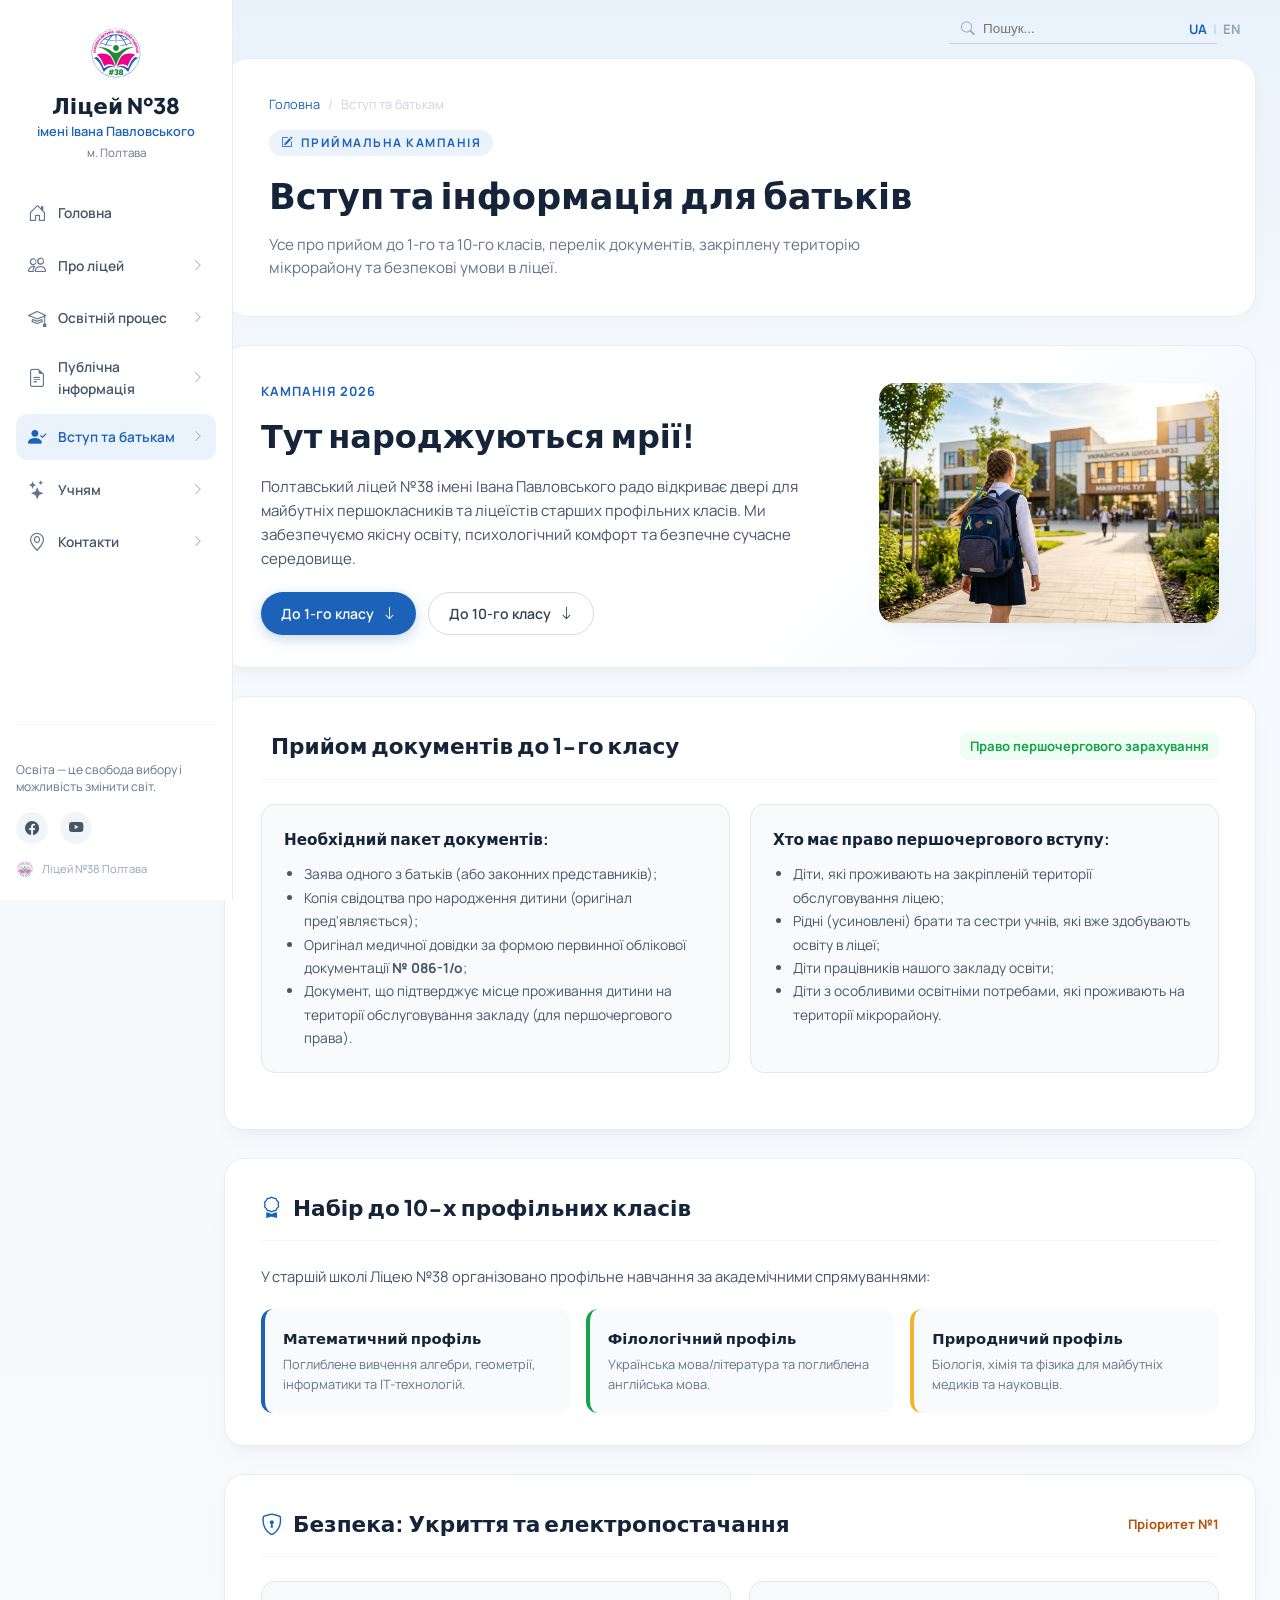
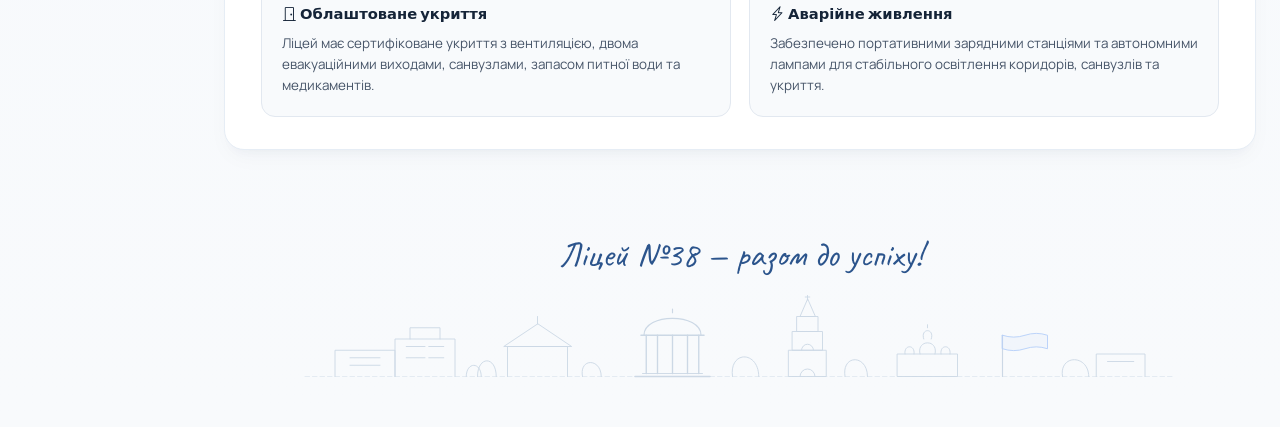
<file: pages/admissions.html>
<!doctype html>
<html lang="uk">
<head>
    <meta charset="utf-8">
    <meta name="viewport" content="width=device-width, initial-scale=1">
    <title>Вступ та батькам — Ліцей №38 імені Івана Павловського м. Полтава</title>

    <link rel="preconnect" href="https://fonts.googleapis.com">
    <link rel="preconnect" href="https://fonts.gstatic.com" crossorigin>
    <link href="https://fonts.googleapis.com/css2?family=Caveat:wght@600;700&family=Manrope:wght@400;500;600;700&family=Plus+Jakarta+Sans:wght@600;700;800&display=swap" rel="stylesheet">

    <link href="../css/bootstrap-icons.css" rel="stylesheet">
    <link href="../css/portal-theme.css" rel="stylesheet">
</head>
<body>

<div class="portal-layout">

    <!-- LEFT SIDEBAR -->
    <aside class="portal-sidebar" id="portalSidebar">
        <div>
            <a href="../index.html" class="portal-brand">
                <img src="../images/logo_school_38.svg" alt="Емблема Ліцею №38" class="brand-emblem">
                <h1 class="brand-title">Ліцей №38</h1>
                <p class="brand-subtitle">імені Івана Павловського</p>
                <span class="brand-city">м. Полтава</span>
            </a>

            <nav class="sidebar-nav">
                <a href="../index.html" class="nav-link-custom">
                    <span class="link-left">
                        <i class="bi bi-house-door"></i>
                        <span>Головна</span>
                    </span>
                </a>

                <a href="about.html" class="nav-link-custom">
                    <span class="link-left">
                        <i class="bi bi-people"></i>
                        <span>Про ліцей</span>
                    </span>
                    <i class="bi bi-chevron-right link-chevron"></i>
                </a>

                <a href="education.html" class="nav-link-custom">
                    <span class="link-left">
                        <i class="bi bi-mortarboard"></i>
                        <span>Освітній процес</span>
                    </span>
                    <i class="bi bi-chevron-right link-chevron"></i>
                </a>

                <a href="public-info.html" class="nav-link-custom">
                    <span class="link-left">
                        <i class="bi bi-file-earmark-text"></i>
                        <span>Публічна інформація</span>
                    </span>
                    <i class="bi bi-chevron-right link-chevron"></i>
                </a>

                <a href="admissions.html" class="nav-link-custom active">
                    <span class="link-left">
                        <i class="bi bi-person-check-fill"></i>
                        <span>Вступ та батькам</span>
                    </span>
                    <i class="bi bi-chevron-right link-chevron"></i>
                </a>

                <a href="students.html" class="nav-link-custom">
                    <span class="link-left">
                        <i class="bi bi-stars"></i>
                        <span>Учням</span>
                    </span>
                    <i class="bi bi-chevron-right link-chevron"></i>
                </a>

                <a href="contacts.html" class="nav-link-custom">
                    <span class="link-left">
                        <i class="bi bi-geo-alt"></i>
                        <span>Контакти</span>
                    </span>
                    <i class="bi bi-chevron-right link-chevron"></i>
                </a>
            </nav>
        </div>

        <div class="sidebar-footer">
            <p class="sidebar-quote">
                Освіта — це свобода вибору і можливість змінити світ.
            </p>
            <div class="sidebar-socials">
                <a href="https://www.facebook.com/549811235813519/" target="_blank" rel="noopener" title="Facebook"><i class="bi bi-facebook"></i></a>
                <a href="https://www.youtube.com/@poltavaschool38" target="_blank" rel="noopener" title="YouTube"><i class="bi bi-youtube"></i></a>
            </div>
            <div class="sidebar-bottom-badge">
                <img src="../images/logo_school_38.svg" alt="" style="width: 18px; height: 18px; opacity: 0.6;">
                <span>Ліцей №38 Полтава</span>
            </div>
        </div>
    </aside>

    <!-- MAIN CONTENT -->
    <main class="portal-main">

        <header class="portal-topbar">
            <button class="topbar-menu-toggle" id="menuToggle" aria-label="Відкрити меню">
                <i class="bi bi-list"></i>
            </button>
            <div class="topbar-search">
                <i class="bi bi-search"></i>
                <input type="text" placeholder="Пошук...">
            </div>
            <div class="topbar-lang">
                <a href="#" class="active">UA</a>
                <span style="color: #cbd5e1;">|</span>
                <a href="#">EN</a>
            </div>
        </header>

        <!-- Header -->
        <section class="portal-subpage-header">
            <nav class="portal-breadcrumbs">
                <a href="../index.html">Головна</a>
                <span>/</span>
                <span>Вступ та батькам</span>
            </nav>
            <span class="subpage-badge"><i class="bi bi-pencil-square"></i> Приймальна кампанія</span>
            <h1 class="subpage-title">Вступ та інформація для батьків</h1>
            <p class="subpage-desc">
                Усе про прийом до 1-го та 10-го класів, перелік документів, закріплену територію мікрорайону та безпекові умови в ліцеї.
            </p>
        </section>

        <div class="portal-content-wrap">

            <!-- Hero Promo Card Admission -->
            <section class="portal-section-card" style="background: linear-gradient(135deg, #ffffff 60%, #eaf2fb 100%);">
                <div style="display: grid; grid-template-columns: 1fr 340px; gap: 30px; align-items: center;">
                    <div>
                        <span style="font-size: 0.8rem; font-weight: 700; color: var(--primary-blue); text-transform: uppercase; letter-spacing: 1px;">Кампанія 2026</span>
                        <h2 style="font-size: 2rem; font-weight: 800; color: var(--text-navy); margin: 8px 0 14px;">Тут народжуються мрії!</h2>
                        <p style="color: #475569; font-size: 0.94rem; line-height: 1.6; margin-bottom: 20px;">
                            Полтавський ліцей №38 імені Івана Павловського радо відкриває двері для майбутніх першокласників та ліцеїстів старших профільних класів. Ми забезпечуємо якісну освіту, психологічний комфорт та безпечне сучасне середовище.
                        </p>
                        <div style="display: flex; gap: 12px; flex-wrap: wrap;">
                            <a href="#first-grade" class="btn-hero-primary" style="font-size: 0.88rem; padding: 10px 20px;">
                                <span>До 1-го класу</span>
                                <i class="bi bi-arrow-down"></i>
                            </a>
                            <a href="#tenth-grade" class="btn-hero-secondary" style="font-size: 0.88rem; padding: 10px 20px;">
                                <span>До 10-го класу</span>
                                <i class="bi bi-arrow-down"></i>
                            </a>
                        </div>
                    </div>
                    <div>
                        <img src="../images/student_admission.jpg" alt="Майбутній ліцеїст" style="width: 100%; border-radius: 16px; box-shadow: var(--card-shadow); max-height: 240px; object-fit: cover;">
                    </div>
                </div>
            </section>

            <!-- Admission to Grade 1 -->
            <section class="portal-section-card" id="first-grade">
                <div class="card-heading-group">
                    <h2 class="card-main-title"><i class="bi bi-backpack text-primary"></i> Прийом документів до 1-го класу</h2>
                    <span style="font-size: 0.82rem; font-weight: 700; color: #16a34a; background: #f0fdf4; padding: 4px 10px; border-radius: 8px;">Право першочергового зарахування</span>
                </div>

                <div style="display: grid; grid-template-columns: repeat(auto-fit, minmax(300px, 1fr)); gap: 20px; margin-bottom: 24px;">
                    <div style="background: #f8fafc; padding: 22px; border-radius: 14px; border: 1px solid #e2e8f0;">
                        <h4 style="font-size: 0.95rem; margin: 0 0 12px; color: var(--text-navy);">Необхідний пакет документів:</h4>
                        <ul style="margin: 0; padding-left: 20px; font-size: 0.86rem; color: #475569; line-height: 1.7;">
                            <li>Заява одного з батьків (або законних представників);</li>
                            <li>Копія свідоцтва про народження дитини (оригінал пред'являється);</li>
                            <li>Оригінал медичної довідки за формою первинної облікової документації <strong>№ 086-1/о</strong>;</li>
                            <li>Документ, що підтверджує місце проживання дитини на території обслуговування закладу (для першочергового права).</li>
                        </ul>
                    </div>

                    <div style="background: #f8fafc; padding: 22px; border-radius: 14px; border: 1px solid #e2e8f0;">
                        <h4 style="font-size: 0.95rem; margin: 0 0 12px; color: var(--text-navy);">Хто має право першочергового вступу:</h4>
                        <ul style="margin: 0; padding-left: 20px; font-size: 0.86rem; color: #475569; line-height: 1.7;">
                            <li>Діти, які проживають на закріпленій території обслуговування ліцею;</li>
                            <li>Рідні (усиновлені) брати та сестри учнів, які вже здобувають освіту в ліцеї;</li>
                            <li>Діти працівників нашого закладу освіти;</li>
                            <li>Діти з особливими освітніми потребами, які проживають на території мікрорайону.</li>
                        </ul>
                    </div>
                </div>
            </section>

            <!-- Admission to Grade 10 -->
            <section class="portal-section-card" id="tenth-grade">
                <div class="card-heading-group">
                    <h2 class="card-main-title"><i class="bi bi-award text-primary"></i> Набір до 10-х профільних класів</h2>
                </div>
                <p style="color: #475569; font-size: 0.92rem; line-height: 1.6; margin-bottom: 20px;">
                    У старшій школі Ліцею №38 організовано профільне навчання за академічними спрямуваннями:
                </p>
                <div style="display: grid; grid-template-columns: repeat(auto-fit, minmax(240px, 1fr)); gap: 16px;">
                    <div style="background: #f8fafc; padding: 18px; border-radius: 12px; border-left: 4px solid var(--primary-blue);">
                        <h4 style="font-size: 0.92rem; margin: 0 0 6px; color: var(--text-navy);">Математичний профіль</h4>
                        <p style="font-size: 0.8rem; color: #64748b; margin: 0;">Поглиблене вивчення алгебри, геометрії, інформатики та IT-технологій.</p>
                    </div>
                    <div style="background: #f8fafc; padding: 18px; border-radius: 12px; border-left: 4px solid #16a34a;">
                        <h4 style="font-size: 0.92rem; margin: 0 0 6px; color: var(--text-navy);">Філологічний профіль</h4>
                        <p style="font-size: 0.8rem; color: #64748b; margin: 0;">Українська мова/література та поглиблена англійська мова.</p>
                    </div>
                    <div style="background: #f8fafc; padding: 18px; border-radius: 12px; border-left: 4px solid var(--accent-gold);">
                        <h4 style="font-size: 0.92rem; margin: 0 0 6px; color: var(--text-navy);">Природничий профіль</h4>
                        <p style="font-size: 0.8rem; color: #64748b; margin: 0;">Біологія, хімія та фізика для майбутніх медиків та науковців.</p>
                    </div>
                </div>
            </section>

            <!-- Safety, Shelters & Energy -->
            <section class="portal-section-card">
                <div class="card-heading-group">
                    <h2 class="card-main-title"><i class="bi bi-shield-lock text-primary"></i> Безпека: Укриття та електропостачання</h2>
                    <span style="font-size: 0.82rem; font-weight: 700; color: #b45309;">Пріоритет №1</span>
                </div>
                <div style="display: grid; grid-template-columns: repeat(auto-fit, minmax(280px, 1fr)); gap: 18px;">
                    <div style="background: #f8fafc; padding: 20px; border-radius: 14px; border: 1px solid #e2e8f0;">
                        <h4 style="font-size: 0.92rem; margin: 0 0 8px; color: var(--text-navy);"><i class="bi bi-door-closed text-primary me-2"></i> Облаштоване укриття</h4>
                        <p style="font-size: 0.84rem; color: #475569; margin: 0; line-height: 1.55;">
                            Ліцей має сертифіковане укриття з вентиляцією, двома евакуаційними виходами, санвузлами, запасом питної води та медикаментів.
                        </p>
                    </div>
                    <div style="background: #f8fafc; padding: 20px; border-radius: 14px; border: 1px solid #e2e8f0;">
                        <h4 style="font-size: 0.92rem; margin: 0 0 8px; color: var(--text-navy);"><i class="bi bi-lightning-charge text-warning me-2"></i> Аварійне живлення</h4>
                        <p style="font-size: 0.84rem; color: #475569; margin: 0; line-height: 1.55;">
                            Забезпечено портативними зарядними станціями та автономними лампами для стабільного освітлення коридорів, санвузлів та укриття.
                        </p>
                    </div>
                </div>
            </section>

        </div>

        <footer class="skyline-footer">
            <div class="skyline-motto">Ліцей №38 — разом до успіху!</div>
            <img src="../images/poltava_skyline.svg" alt="Панорама Полтави" class="skyline-svg">
        </footer>

    </main>
</div>

<script>
    const menuToggle = document.getElementById('menuToggle');
    const portalSidebar = document.getElementById('portalSidebar');
    if (menuToggle && portalSidebar) {
        menuToggle.addEventListener('click', () => portalSidebar.classList.toggle('open'));
    }
</script>

</body>
</html>
</file>
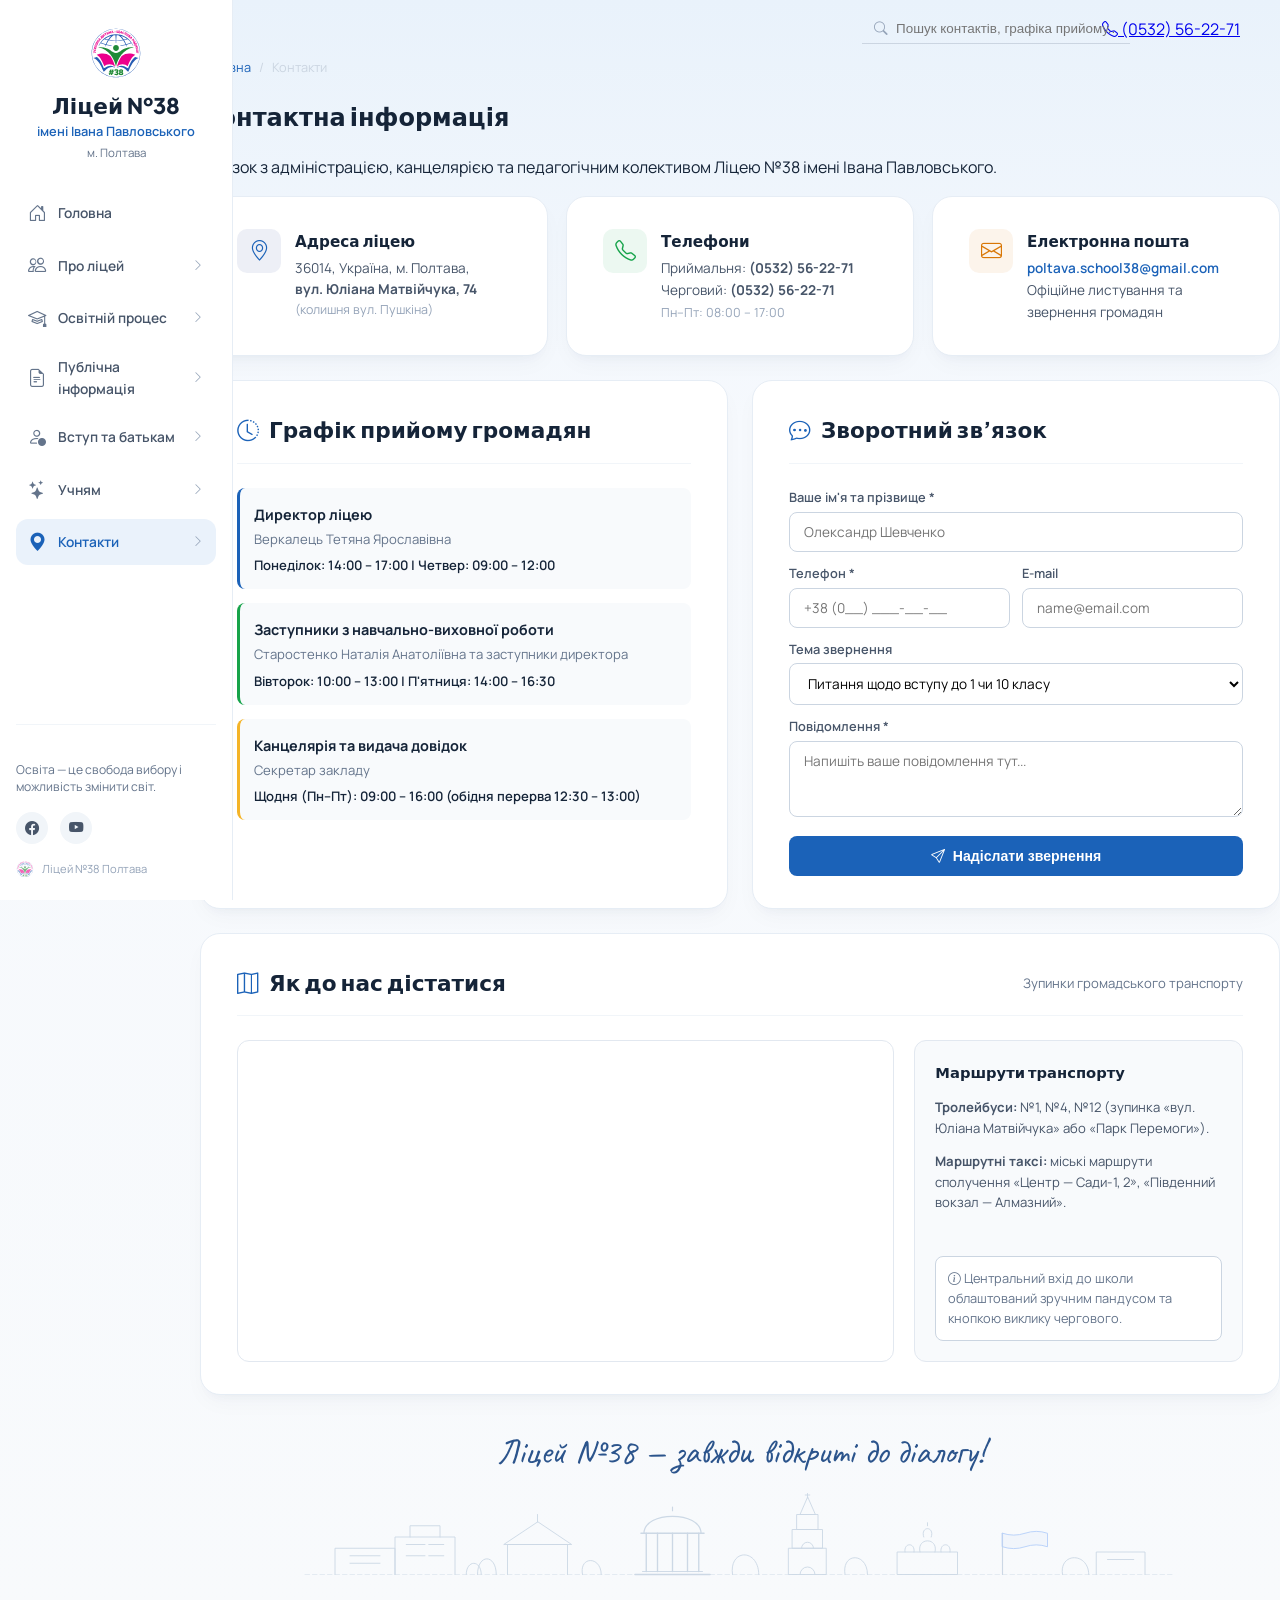
<file: pages/contacts.html>
<!doctype html>
<html lang="uk">
<head>
    <meta charset="utf-8">
    <meta name="viewport" content="width=device-width, initial-scale=1">
    <title>Контакти — Ліцей №38 імені Івана Павловського м. Полтава</title>

    <link rel="preconnect" href="https://fonts.googleapis.com">
    <link rel="preconnect" href="https://fonts.gstatic.com" crossorigin>
    <link href="https://fonts.googleapis.com/css2?family=Caveat:wght@600;700&family=Manrope:wght@400;500;600;700&family=Plus+Jakarta+Sans:wght@600;700;800&display=swap" rel="stylesheet">

    <link href="../css/bootstrap-icons.css" rel="stylesheet">
    <link href="../css/portal-theme.css" rel="stylesheet">
</head>
<body>

<div class="portal-layout">

    <!-- LEFT SIDEBAR -->
    <aside class="portal-sidebar" id="portalSidebar">
        <div>
            <a href="../index.html" class="portal-brand">
                <img src="../images/logo_school_38.svg" alt="Емблема Ліцею №38" class="brand-emblem">
                <h1 class="brand-title">Ліцей №38</h1>
                <p class="brand-subtitle">імені Івана Павловського</p>
                <span class="brand-city">м. Полтава</span>
            </a>

            <nav class="sidebar-nav">
                <a href="../index.html" class="nav-link-custom">
                    <span class="link-left">
                        <i class="bi bi-house-door"></i>
                        <span>Головна</span>
                    </span>
                </a>

                <a href="about.html" class="nav-link-custom">
                    <span class="link-left">
                        <i class="bi bi-people"></i>
                        <span>Про ліцей</span>
                    </span>
                    <i class="bi bi-chevron-right link-chevron"></i>
                </a>

                <a href="education.html" class="nav-link-custom">
                    <span class="link-left">
                        <i class="bi bi-mortarboard"></i>
                        <span>Освітній процес</span>
                    </span>
                    <i class="bi bi-chevron-right link-chevron"></i>
                </a>

                <a href="public-info.html" class="nav-link-custom">
                    <span class="link-left">
                        <i class="bi bi-file-earmark-text"></i>
                        <span>Публічна інформація</span>
                    </span>
                    <i class="bi bi-chevron-right link-chevron"></i>
                </a>

                <a href="admissions.html" class="nav-link-custom">
                    <span class="link-left">
                        <i class="bi bi-person-check"></i>
                        <span>Вступ та батькам</span>
                    </span>
                    <i class="bi bi-chevron-right link-chevron"></i>
                </a>

                <a href="students.html" class="nav-link-custom">
                    <span class="link-left">
                        <i class="bi bi-stars"></i>
                        <span>Учням</span>
                    </span>
                    <i class="bi bi-chevron-right link-chevron"></i>
                </a>

                <a href="contacts.html" class="nav-link-custom active">
                    <span class="link-left">
                        <i class="bi bi-geo-alt-fill"></i>
                        <span>Контакти</span>
                    </span>
                    <i class="bi bi-chevron-right link-chevron"></i>
                </a>
            </nav>
        </div>

        <div class="sidebar-footer">
            <p class="sidebar-quote">
                Освіта — це свобода вибору і можливість змінити світ.
            </p>
            <div class="sidebar-socials">
                <a href="https://www.facebook.com/549811235813519/" target="_blank" rel="noopener" title="Facebook"><i class="bi bi-facebook"></i></a>
                <a href="https://www.youtube.com/@poltavaschool38" target="_blank" rel="noopener" title="YouTube"><i class="bi bi-youtube"></i></a>
            </div>
            <div class="sidebar-bottom-badge">
                <img src="../images/logo_school_38.svg" alt="" style="width: 18px; height: 18px; opacity: 0.6;">
                <span>Ліцей №38 Полтава</span>
            </div>
        </div>
    </aside>

    <!-- MAIN CONTENT -->
    <main class="portal-main">

        <header class="portal-topbar">
            <button class="topbar-menu-toggle" id="menuToggle" aria-label="Відкрити меню">
                <i class="bi bi-list"></i>
            </button>
            <div class="topbar-search">
                <i class="bi bi-search"></i>
                <input type="text" placeholder="Пошук контактів, графіка прийому...">
            </div>
            <div class="topbar-right">
                <a href="tel:0532562271" class="topbar-action-btn">
                    <i class="bi bi-telephone"></i>
                    <span>(0532) 56-22-71</span>
                </a>
            </div>
        </header>

        <section class="portal-page-header">
            <nav class="portal-breadcrumbs">
                <a href="../index.html">Головна</a>
                <span>/</span>
                <span>Контакти</span>
            </nav>
            <h1 class="page-title-main">Контактна інформація</h1>
            <p class="page-lead-text">
                Зв’язок з адміністрацією, канцелярією та педагогічним колективом Ліцею №38 імені Івана Павловського.
            </p>
        </section>

        <div class="portal-content-container">

            <!-- Primary Contact Cards -->
            <div style="display: grid; grid-template-columns: repeat(auto-fit, minmax(260px, 1fr)); gap: 18px; margin-bottom: 24px;">
                <div class="portal-section-card" style="margin-bottom: 0;">
                    <div style="display: flex; gap: 14px; align-items: flex-start;">
                        <div style="width: 44px; height: 44px; border-radius: 10px; background: rgba(30, 58, 138, 0.08); display: flex; align-items: center; justify-content: center; font-size: 1.3rem; color: var(--primary-blue); flex-shrink: 0;">
                            <i class="bi bi-geo-alt"></i>
                        </div>
                        <div>
                            <h4 style="font-size: 0.95rem; font-weight: 700; color: var(--text-navy); margin: 0 0 6px;">Адреса ліцею</h4>
                            <p style="font-size: 0.85rem; color: #475569; margin: 0; line-height: 1.5;">
                                36014, Україна, м. Полтава,<br>
                                <strong>вул. Юліана Матвійчука, 74</strong><br>
                                <span style="font-size: 0.78rem; color: #94a3b8;">(колишня вул. Пушкіна)</span>
                            </p>
                        </div>
                    </div>
                </div>

                <div class="portal-section-card" style="margin-bottom: 0;">
                    <div style="display: flex; gap: 14px; align-items: flex-start;">
                        <div style="width: 44px; height: 44px; border-radius: 10px; background: rgba(22, 163, 74, 0.08); display: flex; align-items: center; justify-content: center; font-size: 1.3rem; color: #16a34a; flex-shrink: 0;">
                            <i class="bi bi-telephone"></i>
                        </div>
                        <div>
                            <h4 style="font-size: 0.95rem; font-weight: 700; color: var(--text-navy); margin: 0 0 6px;">Телефони</h4>
                            <p style="font-size: 0.85rem; color: #475569; margin: 0; line-height: 1.6;">
                                Приймальня: <strong>(0532) 56-22-71</strong><br>
                                Черговий: <strong>(0532) 56-22-71</strong><br>
                                <span style="font-size: 0.78rem; color: #94a3b8;">Пн–Пт: 08:00 – 17:00</span>
                            </p>
                        </div>
                    </div>
                </div>

                <div class="portal-section-card" style="margin-bottom: 0;">
                    <div style="display: flex; gap: 14px; align-items: flex-start;">
                        <div style="width: 44px; height: 44px; border-radius: 10px; background: rgba(217, 119, 6, 0.08); display: flex; align-items: center; justify-content: center; font-size: 1.3rem; color: #d97706; flex-shrink: 0;">
                            <i class="bi bi-envelope"></i>
                        </div>
                        <div>
                            <h4 style="font-size: 0.95rem; font-weight: 700; color: var(--text-navy); margin: 0 0 6px;">Електронна пошта</h4>
                            <p style="font-size: 0.85rem; color: #475569; margin: 0; line-height: 1.6;">
                                <a href="mailto:poltava.school38@gmail.com" style="color: var(--primary-blue); font-weight: 600; text-decoration: none;">poltava.school38@gmail.com</a><br>
                                Офіційне листування та звернення громадян
                            </p>
                        </div>
                    </div>
                </div>
            </div>

            <!-- Reception Hours & Feedback Form Grid -->
            <div style="display: grid; grid-template-columns: repeat(auto-fit, minmax(320px, 1fr)); gap: 24px; margin-bottom: 24px;">
                
                <!-- Administration Reception Hours -->
                <section class="portal-section-card" style="margin-bottom: 0;">
                    <div class="card-heading-group">
                        <h2 class="card-main-title"><i class="bi bi-clock-history text-primary"></i> Графік прийому громадян</h2>
                    </div>
                    <div style="display: flex; flex-direction: column; gap: 14px;">
                        <div style="background: #f8fafc; border-left: 3px solid var(--primary-blue); padding: 14px; border-radius: 8px;">
                            <strong style="font-size: 0.9rem; color: var(--text-navy);">Директор ліцею</strong>
                            <div style="font-size: 0.82rem; color: #64748b; margin-top: 2px;">Веркалець Тетяна Ярославівна</div>
                            <div style="font-size: 0.82rem; color: var(--text-navy); font-weight: 600; margin-top: 6px;">Понеділок: 14:00 – 17:00 | Четвер: 09:00 – 12:00</div>
                        </div>

                        <div style="background: #f8fafc; border-left: 3px solid #16a34a; padding: 14px; border-radius: 8px;">
                            <strong style="font-size: 0.9rem; color: var(--text-navy);">Заступники з навчально-виховної роботи</strong>
                            <div style="font-size: 0.82rem; color: #64748b; margin-top: 2px;">Старостенко Наталія Анатоліївна та заступники директора</div>
                            <div style="font-size: 0.82rem; color: var(--text-navy); font-weight: 600; margin-top: 6px;">Вівторок: 10:00 – 13:00 | П'ятниця: 14:00 – 16:30</div>
                        </div>

                        <div style="background: #f8fafc; border-left: 3px solid var(--accent-gold); padding: 14px; border-radius: 8px;">
                            <strong style="font-size: 0.9rem; color: var(--text-navy);">Канцелярія та видача довідок</strong>
                            <div style="font-size: 0.82rem; color: #64748b; margin-top: 2px;">Секретар закладу</div>
                            <div style="font-size: 0.82rem; color: var(--text-navy); font-weight: 600; margin-top: 6px;">Щодня (Пн–Пт): 09:00 – 16:00 (обідня перерва 12:30 – 13:00)</div>
                        </div>
                    </div>
                </section>

                <!-- Feedback Form -->
                <section class="portal-section-card" style="margin-bottom: 0;">
                    <div class="card-heading-group">
                        <h2 class="card-main-title"><i class="bi bi-chat-dots text-primary"></i> Зворотний зв’язок</h2>
                    </div>
                    <form onsubmit="event.preventDefault(); alert('Дякуємо! Ваше звернення прийнято і передано до канцелярії ліцею.'); this.reset();" style="display: flex; flex-direction: column; gap: 12px;">
                        <div>
                            <label style="display: block; font-size: 0.8rem; font-weight: 600; color: #475569; margin-bottom: 4px;">Ваше ім'я та прізвище *</label>
                            <input type="text" required placeholder="Олександр Шевченко" style="width: 100%; box-sizing: border-box; padding: 10px 14px; border-radius: 8px; border: 1px solid #cbd5e1; font-size: 0.85rem; font-family: inherit;">
                        </div>
                        <div style="display: grid; grid-template-columns: 1fr 1fr; gap: 12px;">
                            <div>
                                <label style="display: block; font-size: 0.8rem; font-weight: 600; color: #475569; margin-bottom: 4px;">Телефон *</label>
                                <input type="tel" required placeholder="+38 (0__) ___-__-__" style="width: 100%; box-sizing: border-box; padding: 10px 14px; border-radius: 8px; border: 1px solid #cbd5e1; font-size: 0.85rem; font-family: inherit;">
                            </div>
                            <div>
                                <label style="display: block; font-size: 0.8rem; font-weight: 600; color: #475569; margin-bottom: 4px;">E-mail</label>
                                <input type="email" placeholder="name@email.com" style="width: 100%; box-sizing: border-box; padding: 10px 14px; border-radius: 8px; border: 1px solid #cbd5e1; font-size: 0.85rem; font-family: inherit;">
                            </div>
                        </div>
                        <div>
                            <label style="display: block; font-size: 0.8rem; font-weight: 600; color: #475569; margin-bottom: 4px;">Тема звернення</label>
                            <select style="width: 100%; box-sizing: border-box; padding: 10px 14px; border-radius: 8px; border: 1px solid #cbd5e1; font-size: 0.85rem; font-family: inherit; background: white;">
                                <option>Питання щодо вступу до 1 чи 10 класу</option>
                                <option>Отримання довідки з місця навчання</option>
                                <option>Організація освітнього процесу та розклад</option>
                                <option>Співпраця та благодійна допомога</option>
                                <option>Інше питання</option>
                            </select>
                        </div>
                        <div>
                            <label style="display: block; font-size: 0.8rem; font-weight: 600; color: #475569; margin-bottom: 4px;">Повідомлення *</label>
                            <textarea rows="3" required placeholder="Напишіть ваше повідомлення тут..." style="width: 100%; box-sizing: border-box; padding: 10px 14px; border-radius: 8px; border: 1px solid #cbd5e1; font-size: 0.85rem; font-family: inherit; resize: vertical;"></textarea>
                        </div>
                        <button type="submit" style="background: var(--primary-blue); color: white; border: none; padding: 12px 20px; border-radius: 8px; font-weight: 600; font-size: 0.88rem; cursor: pointer; display: flex; align-items: center; justify-content: center; gap: 8px;">
                            <i class="bi bi-send"></i> Надіслати звернення
                        </button>
                    </form>
                </section>
            </div>

            <!-- Interactive Map & Route Guidance -->
            <section class="portal-section-card">
                <div class="card-heading-group">
                    <h2 class="card-main-title"><i class="bi bi-map text-primary"></i> Як до нас дістатися</h2>
                    <span style="font-size: 0.82rem; color: #64748b;">Зупинки громадського транспорту</span>
                </div>
                <div style="display: grid; grid-template-columns: 2fr 1fr; gap: 20px; align-items: stretch;">
                    <div style="border-radius: 12px; overflow: hidden; height: 320px; border: 1px solid #e2e8f0;">
                        <iframe 
                            src="https://www.google.com/maps/embed?pb=!1m18!1m12!1m3!1d2586.3477811909874!2d34.542240976868695!3d49.59114704889725!2m3!1f0!2f0!3f0!3m2!1i1024!2i768!4f13.1!3m3!1m2!1s0x40d825f77893a79d%3A0x7bebe29352e82f7c!2z0LLRg9C70LjRhtGPINCu0LvRltCw0L3QsCDQnNCw0YLQstGW0LnRh9GD0LrQsCwgNzQsINCf0L7Qu9GC0LDQstCwLCDQn9C-0LvRgtCw0LLRgdGM0LrQsCDQvtCx0LvQsNGB0YLRjCwgMzYwMDA!5e0!3m2!1suk!2sua!4v1711560000000!5m2!1suk!2sua" 
                            width="100%" 
                            height="100%" 
                            style="border:0;" 
                            allowfullscreen="" 
                            loading="lazy" 
                            referrerpolicy="no-referrer-when-downgrade">
                        </iframe>
                    </div>
                    <div style="display: flex; flex-direction: column; justify-content: space-between; background: #f8fafc; padding: 20px; border-radius: 12px; border: 1px solid #e2e8f0;">
                        <div>
                            <h4 style="font-size: 0.92rem; font-weight: 700; color: var(--text-navy); margin: 0 0 10px;">Маршрути транспорту</h4>
                            <p style="font-size: 0.82rem; color: #475569; line-height: 1.55; margin-bottom: 12px;">
                                <strong>Тролейбуси:</strong> №1, №4, №12 (зупинка «вул. Юліана Матвійчука» або «Парк Перемоги»).
                            </p>
                            <p style="font-size: 0.82rem; color: #475569; line-height: 1.55; margin-bottom: 12px;">
                                <strong>Маршрутні таксі:</strong> міські маршрути сполучення «Центр — Сади-1, 2», «Південний вокзал — Алмазний».
                            </p>
                        </div>
                        <div style="background: white; border: 1px solid #cbd5e1; border-radius: 8px; padding: 12px; font-size: 0.8rem; color: #64748b;">
                            <i class="bi bi-info-circle text-primary me-1"></i> Центральний вхід до школи облаштований зручним пандусом та кнопкою виклику чергового.
                        </div>
                    </div>
                </div>
            </section>

        </div>

        <footer class="skyline-footer">
            <div class="skyline-motto">Ліцей №38 — завжди відкриті до діалогу!</div>
            <img src="../images/poltava_skyline.svg" alt="Панорама Полтави" class="skyline-svg">
        </footer>

    </main>
</div>

<script>
    const menuToggle = document.getElementById('menuToggle');
    const portalSidebar = document.getElementById('portalSidebar');
    if (menuToggle && portalSidebar) {
        menuToggle.addEventListener('click', () => portalSidebar.classList.toggle('open'));
    }
</script>

</body>
</html>
</file>
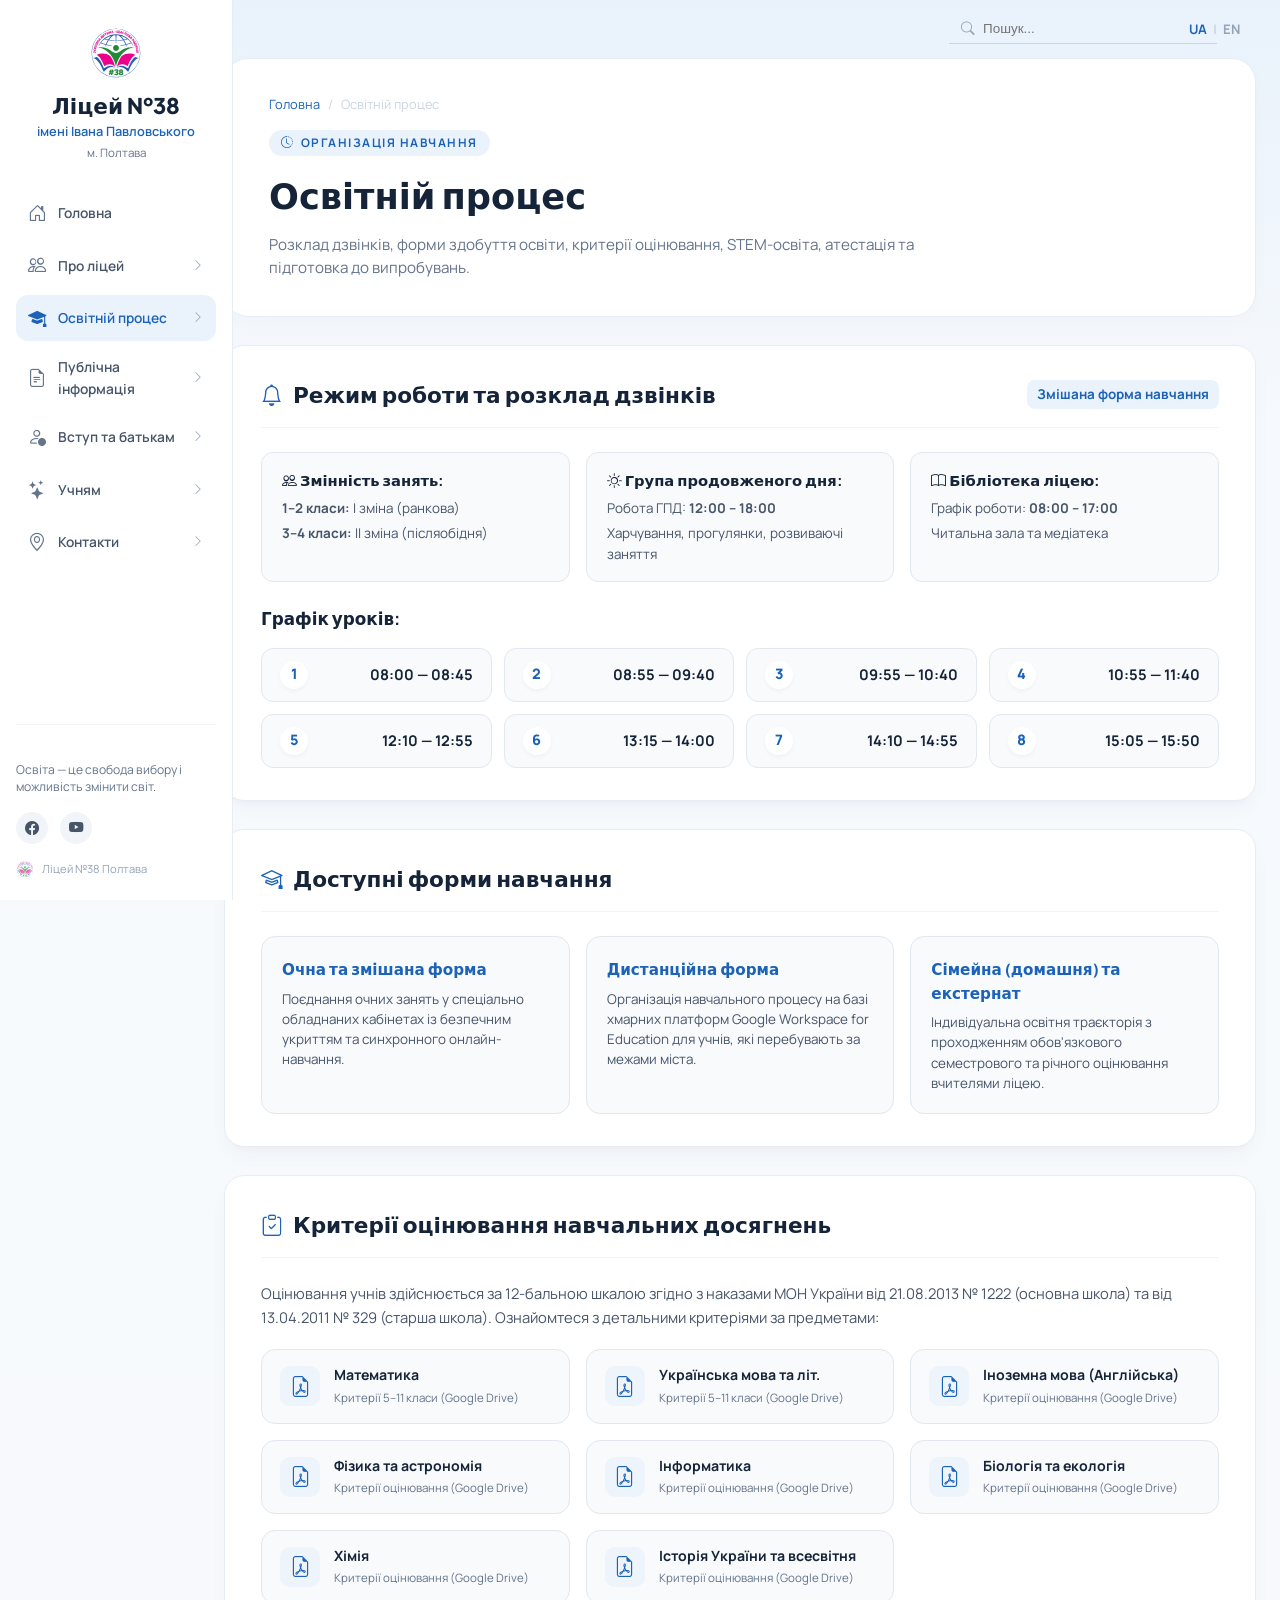
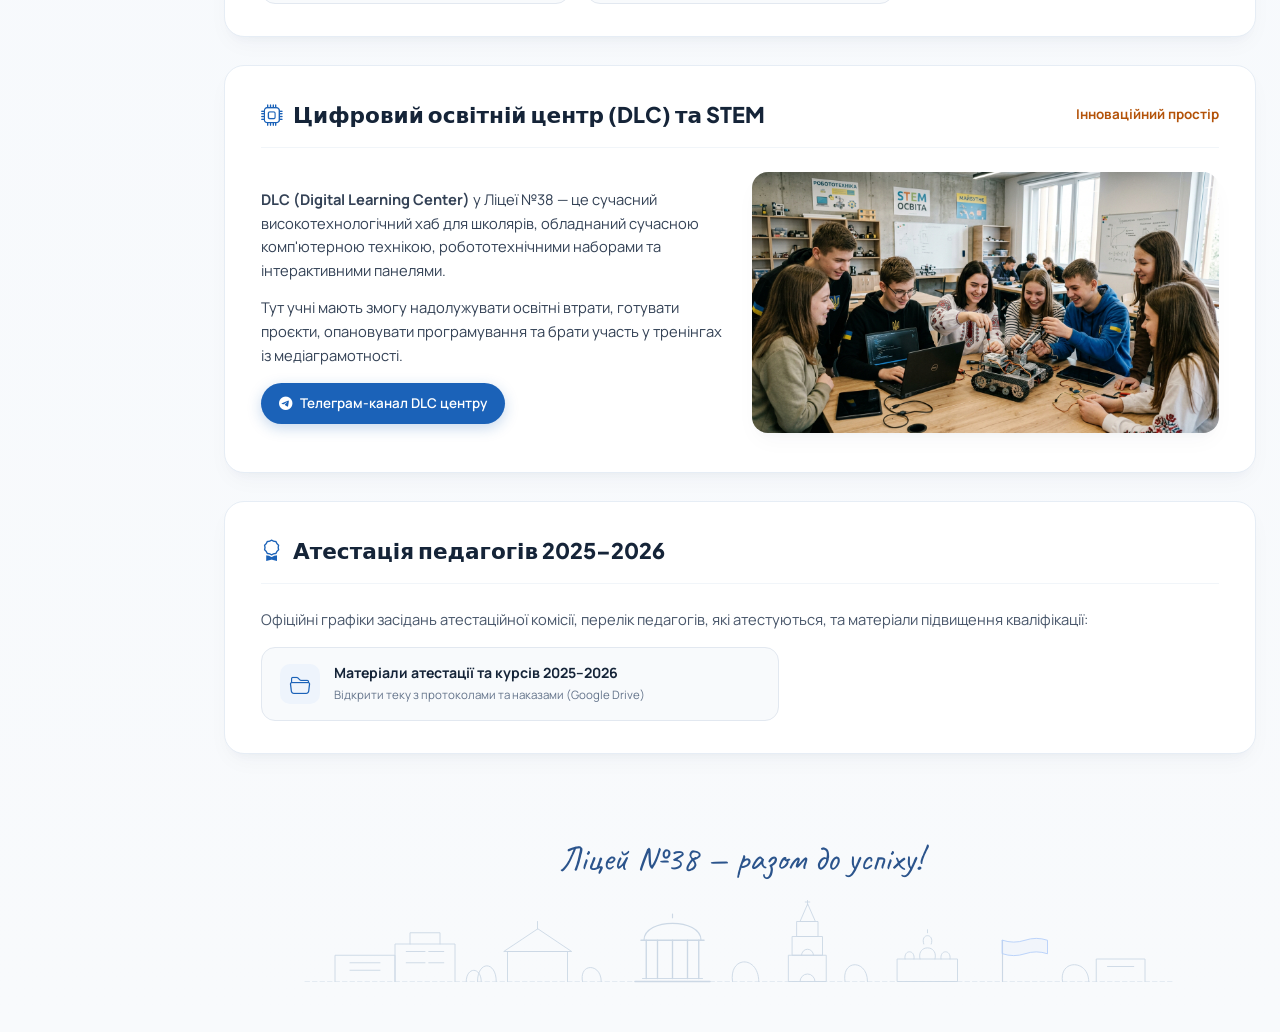
<file: pages/education.html>
<!doctype html>
<html lang="uk">
<head>
    <meta charset="utf-8">
    <meta name="viewport" content="width=device-width, initial-scale=1">
    <title>Освітній процес — Ліцей №38 імені Івана Павловського м. Полтава</title>

    <link rel="preconnect" href="https://fonts.googleapis.com">
    <link rel="preconnect" href="https://fonts.gstatic.com" crossorigin>
    <link href="https://fonts.googleapis.com/css2?family=Caveat:wght@600;700&family=Manrope:wght@400;500;600;700&family=Plus+Jakarta+Sans:wght@600;700;800&display=swap" rel="stylesheet">

    <link href="../css/bootstrap-icons.css" rel="stylesheet">
    <link href="../css/portal-theme.css" rel="stylesheet">
</head>
<body>

<div class="portal-layout">

    <!-- LEFT SIDEBAR -->
    <aside class="portal-sidebar" id="portalSidebar">
        <div>
            <a href="../index.html" class="portal-brand">
                <img src="../images/logo_school_38.svg" alt="Емблема Ліцею №38" class="brand-emblem">
                <h1 class="brand-title">Ліцей №38</h1>
                <p class="brand-subtitle">імені Івана Павловського</p>
                <span class="brand-city">м. Полтава</span>
            </a>

            <nav class="sidebar-nav">
                <a href="../index.html" class="nav-link-custom">
                    <span class="link-left">
                        <i class="bi bi-house-door"></i>
                        <span>Головна</span>
                    </span>
                </a>

                <a href="about.html" class="nav-link-custom">
                    <span class="link-left">
                        <i class="bi bi-people"></i>
                        <span>Про ліцей</span>
                    </span>
                    <i class="bi bi-chevron-right link-chevron"></i>
                </a>

                <a href="education.html" class="nav-link-custom active">
                    <span class="link-left">
                        <i class="bi bi-mortarboard-fill"></i>
                        <span>Освітній процес</span>
                    </span>
                    <i class="bi bi-chevron-right link-chevron"></i>
                </a>

                <a href="public-info.html" class="nav-link-custom">
                    <span class="link-left">
                        <i class="bi bi-file-earmark-text"></i>
                        <span>Публічна інформація</span>
                    </span>
                    <i class="bi bi-chevron-right link-chevron"></i>
                </a>

                <a href="admissions.html" class="nav-link-custom">
                    <span class="link-left">
                        <i class="bi bi-person-check"></i>
                        <span>Вступ та батькам</span>
                    </span>
                    <i class="bi bi-chevron-right link-chevron"></i>
                </a>

                <a href="students.html" class="nav-link-custom">
                    <span class="link-left">
                        <i class="bi bi-stars"></i>
                        <span>Учням</span>
                    </span>
                    <i class="bi bi-chevron-right link-chevron"></i>
                </a>

                <a href="contacts.html" class="nav-link-custom">
                    <span class="link-left">
                        <i class="bi bi-geo-alt"></i>
                        <span>Контакти</span>
                    </span>
                    <i class="bi bi-chevron-right link-chevron"></i>
                </a>
            </nav>
        </div>

        <div class="sidebar-footer">
            <p class="sidebar-quote">
                Освіта — це свобода вибору і можливість змінити світ.
            </p>
            <div class="sidebar-socials">
                <a href="https://www.facebook.com/549811235813519/" target="_blank" rel="noopener" title="Facebook"><i class="bi bi-facebook"></i></a>
                <a href="https://www.youtube.com/@poltavaschool38" target="_blank" rel="noopener" title="YouTube"><i class="bi bi-youtube"></i></a>
            </div>
            <div class="sidebar-bottom-badge">
                <img src="../images/logo_school_38.svg" alt="" style="width: 18px; height: 18px; opacity: 0.6;">
                <span>Ліцей №38 Полтава</span>
            </div>
        </div>
    </aside>

    <!-- MAIN CONTENT -->
    <main class="portal-main">

        <header class="portal-topbar">
            <button class="topbar-menu-toggle" id="menuToggle" aria-label="Відкрити меню">
                <i class="bi bi-list"></i>
            </button>
            <div class="topbar-search">
                <i class="bi bi-search"></i>
                <input type="text" placeholder="Пошук...">
            </div>
            <div class="topbar-lang">
                <a href="#" class="active">UA</a>
                <span style="color: #cbd5e1;">|</span>
                <a href="#">EN</a>
            </div>
        </header>

        <!-- Header -->
        <section class="portal-subpage-header">
            <nav class="portal-breadcrumbs">
                <a href="../index.html">Головна</a>
                <span>/</span>
                <span>Освітній процес</span>
            </nav>
            <span class="subpage-badge"><i class="bi bi-clock-history"></i> Організація навчання</span>
            <h1 class="subpage-title">Освітній процес</h1>
            <p class="subpage-desc">
                Розклад дзвінків, форми здобуття освіти, критерії оцінювання, STEM-освіта, атестація та підготовка до випробувань.
            </p>
        </section>

        <div class="portal-content-wrap">

            <!-- Timetable & Shifts -->
            <section class="portal-section-card">
                <div class="card-heading-group">
                    <h2 class="card-main-title"><i class="bi bi-bell"></i> Режим роботи та розклад дзвінків</h2>
                    <span style="font-size: 0.84rem; font-weight: 700; color: var(--primary-blue); background: var(--primary-blue-light); padding: 4px 10px; border-radius: 8px;">Змішана форма навчання</span>
                </div>

                <div style="display: grid; grid-template-columns: repeat(auto-fit, minmax(260px, 1fr)); gap: 16px; margin-bottom: 24px;">
                    <div style="background: #f8fafc; padding: 16px 20px; border-radius: 12px; border: 1px solid #e2e8f0;">
                        <h4 style="font-size: 0.92rem; margin: 0 0 6px; color: var(--text-navy);"><i class="bi bi-people text-primary me-1"></i> Змінність занять:</h4>
                        <p style="margin: 0; font-size: 0.84rem; color: #475569;"><strong>1–2 класи:</strong> I зміна (ранкова)</p>
                        <p style="margin: 4px 0 0; font-size: 0.84rem; color: #475569;"><strong>3–4 класи:</strong> II зміна (післяобідня)</p>
                    </div>
                    <div style="background: #f8fafc; padding: 16px 20px; border-radius: 12px; border: 1px solid #e2e8f0;">
                        <h4 style="font-size: 0.92rem; margin: 0 0 6px; color: var(--text-navy);"><i class="bi bi-sun text-warning me-1"></i> Група продовженого дня:</h4>
                        <p style="margin: 0; font-size: 0.84rem; color: #475569;">Робота ГПД: <strong>12:00 – 18:00</strong></p>
                        <p style="margin: 4px 0 0; font-size: 0.84rem; color: #475569;">Харчування, прогулянки, розвиваючі заняття</p>
                    </div>
                    <div style="background: #f8fafc; padding: 16px 20px; border-radius: 12px; border: 1px solid #e2e8f0;">
                        <h4 style="font-size: 0.92rem; margin: 0 0 6px; color: var(--text-navy);"><i class="bi bi-book text-info me-1"></i> Бібліотека ліцею:</h4>
                        <p style="margin: 0; font-size: 0.84rem; color: #475569;">Графік роботи: <strong>08:00 – 17:00</strong></p>
                        <p style="margin: 4px 0 0; font-size: 0.84rem; color: #475569;">Читальна зала та медіатека</p>
                    </div>
                </div>

                <h3 style="font-size: 1.05rem; margin: 0 0 16px; color: var(--text-navy);">Графік уроків:</h3>
                <div class="timetable-grid">
                    <div class="lesson-slot">
                        <span class="lesson-number">1</span>
                        <span class="lesson-time">08:00 — 08:45</span>
                    </div>
                    <div class="lesson-slot">
                        <span class="lesson-number">2</span>
                        <span class="lesson-time">08:55 — 09:40</span>
                    </div>
                    <div class="lesson-slot">
                        <span class="lesson-number">3</span>
                        <span class="lesson-time">09:55 — 10:40</span>
                    </div>
                    <div class="lesson-slot">
                        <span class="lesson-number">4</span>
                        <span class="lesson-time">10:55 — 11:40</span>
                    </div>
                    <div class="lesson-slot">
                        <span class="lesson-number">5</span>
                        <span class="lesson-time">12:10 — 12:55</span>
                    </div>
                    <div class="lesson-slot">
                        <span class="lesson-number">6</span>
                        <span class="lesson-time">13:15 — 14:00</span>
                    </div>
                    <div class="lesson-slot">
                        <span class="lesson-number">7</span>
                        <span class="lesson-time">14:10 — 14:55</span>
                    </div>
                    <div class="lesson-slot">
                        <span class="lesson-number">8</span>
                        <span class="lesson-time">15:05 — 15:50</span>
                    </div>
                </div>
            </section>

            <!-- Learning Forms -->
            <section class="portal-section-card">
                <div class="card-heading-group">
                    <h2 class="card-main-title"><i class="bi bi-mortarboard"></i> Доступні форми навчання</h2>
                </div>
                <div style="display: grid; grid-template-columns: repeat(auto-fit, minmax(260px, 1fr)); gap: 16px;">
                    <div style="background: #f8fafc; padding: 20px; border-radius: 14px; border: 1px solid #e2e8f0;">
                        <h4 style="font-size: 0.95rem; margin: 0 0 8px; color: var(--primary-blue);">Очна та змішана форма</h4>
                        <p style="font-size: 0.84rem; color: #475569; margin: 0; line-height: 1.5;">
                            Поєднання очних занять у спеціально обладнаних кабінетах із безпечним укриттям та синхронного онлайн-навчання.
                        </p>
                    </div>
                    <div style="background: #f8fafc; padding: 20px; border-radius: 14px; border: 1px solid #e2e8f0;">
                        <h4 style="font-size: 0.95rem; margin: 0 0 8px; color: var(--primary-blue);">Дистанційна форма</h4>
                        <p style="font-size: 0.84rem; color: #475569; margin: 0; line-height: 1.5;">
                            Організація навчального процесу на базі хмарних платформ Google Workspace for Education для учнів, які перебувають за межами міста.
                        </p>
                    </div>
                    <div style="background: #f8fafc; padding: 20px; border-radius: 14px; border: 1px solid #e2e8f0;">
                        <h4 style="font-size: 0.95rem; margin: 0 0 8px; color: var(--primary-blue);">Сімейна (домашня) та екстернат</h4>
                        <p style="font-size: 0.84rem; color: #475569; margin: 0; line-height: 1.5;">
                            Індивідуальна освітня траєкторія з проходженням обов'язкового семестрового та річного оцінювання вчителями ліцею.
                        </p>
                    </div>
                </div>
            </section>

            <!-- Assessment Criteria -->
            <section class="portal-section-card">
                <div class="card-heading-group">
                    <h2 class="card-main-title"><i class="bi bi-clipboard-check"></i> Критерії оцінювання навчальних досягнень</h2>
                </div>
                <p style="color: #475569; font-size: 0.92rem; line-height: 1.6; margin-bottom: 20px;">
                    Оцінювання учнів здійснюється за 12-бальною шкалою згідно з наказами МОН України від 21.08.2013 № 1222 (основна школа) та від 13.04.2011 № 329 (старша школа). Ознайомтеся з детальними критеріями за предметами:
                </p>

                <div class="docs-grid">
                    <a href="https://drive.google.com/file/d/1oEIzCzCbIzujcBBrO5JfJG4zJA4sTVxl/view?usp=sharing" target="_blank" rel="noopener" class="doc-download-card">
                        <div class="doc-icon-box"><i class="bi bi-file-earmark-pdf"></i></div>
                        <div>
                            <div class="doc-info-title">Математика</div>
                            <div class="doc-info-meta">Критерії 5–11 класи (Google Drive)</div>
                        </div>
                    </a>
                    <a href="https://drive.google.com/file/d/1ICa7_kHJthHv9XugjM7A-7GrMpvY_H6-/view?usp=sharing" target="_blank" rel="noopener" class="doc-download-card">
                        <div class="doc-icon-box"><i class="bi bi-file-earmark-pdf"></i></div>
                        <div>
                            <div class="doc-info-title">Українська мова та літ.</div>
                            <div class="doc-info-meta">Критерії 5–11 класи (Google Drive)</div>
                        </div>
                    </a>
                    <a href="https://drive.google.com/file/d/1WS4kB1pUTheYJuD2liU_Gs-hVzI03L0x/view?usp=sharing" target="_blank" rel="noopener" class="doc-download-card">
                        <div class="doc-icon-box"><i class="bi bi-file-earmark-pdf"></i></div>
                        <div>
                            <div class="doc-info-title">Іноземна мова (Англійська)</div>
                            <div class="doc-info-meta">Критерії оцінювання (Google Drive)</div>
                        </div>
                    </a>
                    <a href="https://drive.google.com/file/d/10KzpP1q4SReSk9je8zLkd3u_T73qlkM5/view?usp=sharing" target="_blank" rel="noopener" class="doc-download-card">
                        <div class="doc-icon-box"><i class="bi bi-file-earmark-pdf"></i></div>
                        <div>
                            <div class="doc-info-title">Фізика та астрономія</div>
                            <div class="doc-info-meta">Критерії оцінювання (Google Drive)</div>
                        </div>
                    </a>
                    <a href="https://drive.google.com/file/d/18BJWsMn0QD_OviS8nOXaKHczq1DdtKLq/view?usp=sharing" target="_blank" rel="noopener" class="doc-download-card">
                        <div class="doc-icon-box"><i class="bi bi-file-earmark-pdf"></i></div>
                        <div>
                            <div class="doc-info-title">Інформатика</div>
                            <div class="doc-info-meta">Критерії оцінювання (Google Drive)</div>
                        </div>
                    </a>
                    <a href="https://drive.google.com/file/d/12esPcSFEtYpI10XE1yrZrA8Cs3Ks1Iy-/view?usp=sharing" target="_blank" rel="noopener" class="doc-download-card">
                        <div class="doc-icon-box"><i class="bi bi-file-earmark-pdf"></i></div>
                        <div>
                            <div class="doc-info-title">Біологія та екологія</div>
                            <div class="doc-info-meta">Критерії оцінювання (Google Drive)</div>
                        </div>
                    </a>
                    <a href="https://drive.google.com/file/d/17BF4GFdpZr4JKKuUf53m_ZTTrX518lQL/view?usp=sharing" target="_blank" rel="noopener" class="doc-download-card">
                        <div class="doc-icon-box"><i class="bi bi-file-earmark-pdf"></i></div>
                        <div>
                            <div class="doc-info-title">Хімія</div>
                            <div class="doc-info-meta">Критерії оцінювання (Google Drive)</div>
                        </div>
                    </a>
                    <a href="https://drive.google.com/file/d/1Eoy4fHZu1K69GkPZ81Oc28bkV11ngHyl/view?usp=sharing" target="_blank" rel="noopener" class="doc-download-card">
                        <div class="doc-icon-box"><i class="bi bi-file-earmark-pdf"></i></div>
                        <div>
                            <div class="doc-info-title">Історія України та всесвітня</div>
                            <div class="doc-info-meta">Критерії оцінювання (Google Drive)</div>
                        </div>
                    </a>
                </div>
            </section>

            <!-- DLC Center & Innovations -->
            <section class="portal-section-card">
                <div class="card-heading-group">
                    <h2 class="card-main-title"><i class="bi bi-cpu"></i> Цифровий освітній центр (DLC) та STEM</h2>
                    <span style="font-size: 0.84rem; color: #b45309; font-weight: 700;">Інноваційний простір</span>
                </div>
                <div style="display: grid; grid-template-columns: 1fr 1fr; gap: 24px; align-items: center;">
                    <div>
                        <p style="font-size: 0.92rem; color: #334155; line-height: 1.6; margin: 0 0 14px;">
                            <strong>DLC (Digital Learning Center)</strong> у Ліцеї №38 — це сучасний високотехнологічний хаб для школярів, обладнаний сучасною комп'ютерною технікою, робототехнічними наборами та інтерактивними панелями.
                        </p>
                        <p style="font-size: 0.92rem; color: #334155; line-height: 1.6; margin: 0 0 16px;">
                            Тут учні мають змогу надолужувати освітні втрати, готувати проєкти, опановувати програмування та брати участь у тренінгах із медіаграмотності.
                        </p>
                        <a href="https://t.me" target="_blank" rel="noopener" class="btn-hero-primary" style="font-size: 0.84rem; padding: 10px 18px;">
                            <i class="bi bi-telegram"></i>
                            <span>Телеграм-канал DLC центру</span>
                        </a>
                    </div>
                    <div>
                        <img src="../images/news_robotics.jpg" alt="STEAM та робототехніка в Ліцеї №38" style="width: 100%; border-radius: 16px; box-shadow: var(--card-shadow);">
                    </div>
                </div>
            </section>

            <!-- Teacher Certification (Atestacia) -->
            <section class="portal-section-card">
                <div class="card-heading-group">
                    <h2 class="card-main-title"><i class="bi bi-award"></i> Атестація педагогів 2025–2026</h2>
                </div>
                <p style="color: #475569; font-size: 0.92rem; margin-bottom: 16px;">
                    Офіційні графіки засідань атестаційної комісії, перелік педагогів, які атестуються, та матеріали підвищення кваліфікації:
                </p>
                <a href="https://drive.google.com/drive/folders/1sAhy2JfK_LziufcYfRggXhYRST6vajPo?usp=sharing" target="_blank" rel="noopener" class="doc-download-card" style="max-width: 480px;">
                    <div class="doc-icon-box"><i class="bi bi-folder2-open"></i></div>
                    <div>
                        <div class="doc-info-title">Матеріали атестації та курсів 2025–2026</div>
                        <div class="doc-info-meta">Відкрити теку з протоколами та наказами (Google Drive)</div>
                    </div>
                </a>
            </section>

        </div>

        <footer class="skyline-footer">
            <div class="skyline-motto">Ліцей №38 — разом до успіху!</div>
            <img src="../images/poltava_skyline.svg" alt="Панорама Полтави" class="skyline-svg">
        </footer>

    </main>
</div>

<script>
    const menuToggle = document.getElementById('menuToggle');
    const portalSidebar = document.getElementById('portalSidebar');
    if (menuToggle && portalSidebar) {
        menuToggle.addEventListener('click', () => portalSidebar.classList.toggle('open'));
    }
</script>

</body>
</html>
</file>
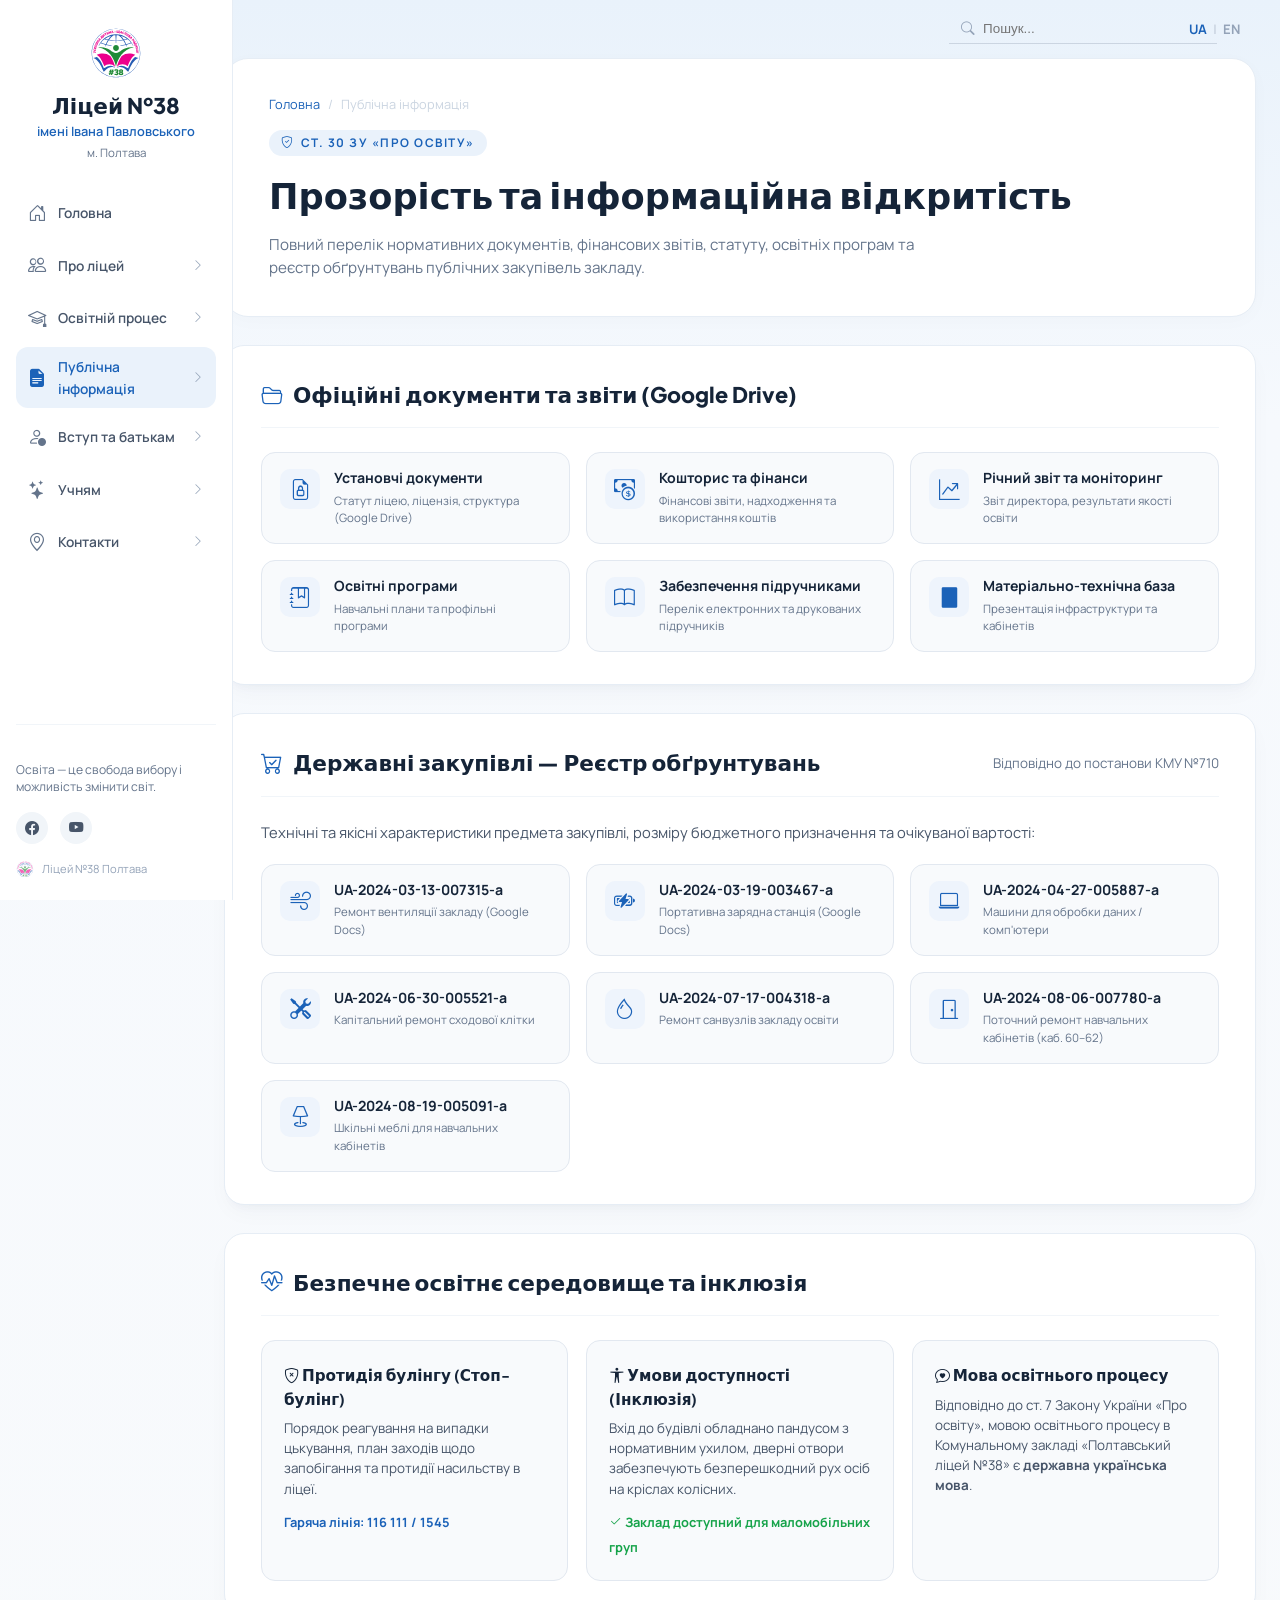
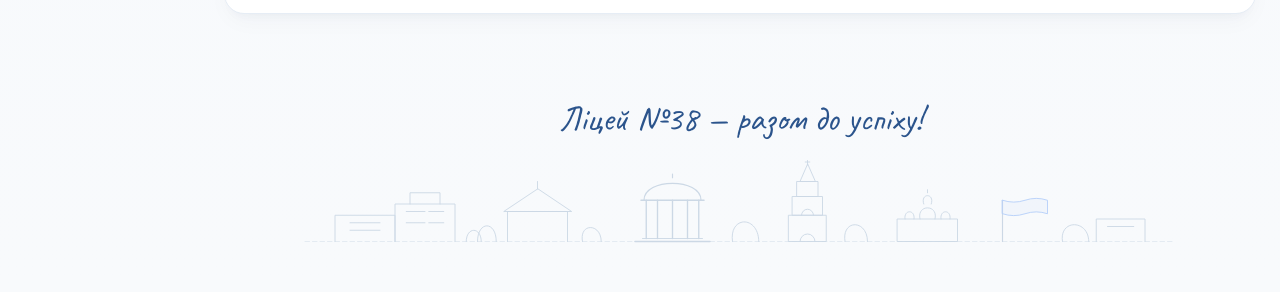
<file: pages/public-info.html>
<!doctype html>
<html lang="uk">
<head>
    <meta charset="utf-8">
    <meta name="viewport" content="width=device-width, initial-scale=1">
    <title>Публічна інформація — Ліцей №38 імені Івана Павловського м. Полтава</title>

    <link rel="preconnect" href="https://fonts.googleapis.com">
    <link rel="preconnect" href="https://fonts.gstatic.com" crossorigin>
    <link href="https://fonts.googleapis.com/css2?family=Caveat:wght@600;700&family=Manrope:wght@400;500;600;700&family=Plus+Jakarta+Sans:wght@600;700;800&display=swap" rel="stylesheet">

    <link href="../css/bootstrap-icons.css" rel="stylesheet">
    <link href="../css/portal-theme.css" rel="stylesheet">
</head>
<body>

<div class="portal-layout">

    <!-- LEFT SIDEBAR -->
    <aside class="portal-sidebar" id="portalSidebar">
        <div>
            <a href="../index.html" class="portal-brand">
                <img src="../images/logo_school_38.svg" alt="Емблема Ліцею №38" class="brand-emblem">
                <h1 class="brand-title">Ліцей №38</h1>
                <p class="brand-subtitle">імені Івана Павловського</p>
                <span class="brand-city">м. Полтава</span>
            </a>

            <nav class="sidebar-nav">
                <a href="../index.html" class="nav-link-custom">
                    <span class="link-left">
                        <i class="bi bi-house-door"></i>
                        <span>Головна</span>
                    </span>
                </a>

                <a href="about.html" class="nav-link-custom">
                    <span class="link-left">
                        <i class="bi bi-people"></i>
                        <span>Про ліцей</span>
                    </span>
                    <i class="bi bi-chevron-right link-chevron"></i>
                </a>

                <a href="education.html" class="nav-link-custom">
                    <span class="link-left">
                        <i class="bi bi-mortarboard"></i>
                        <span>Освітній процес</span>
                    </span>
                    <i class="bi bi-chevron-right link-chevron"></i>
                </a>

                <a href="public-info.html" class="nav-link-custom active">
                    <span class="link-left">
                        <i class="bi bi-file-earmark-text-fill"></i>
                        <span>Публічна інформація</span>
                    </span>
                    <i class="bi bi-chevron-right link-chevron"></i>
                </a>

                <a href="admissions.html" class="nav-link-custom">
                    <span class="link-left">
                        <i class="bi bi-person-check"></i>
                        <span>Вступ та батькам</span>
                    </span>
                    <i class="bi bi-chevron-right link-chevron"></i>
                </a>

                <a href="students.html" class="nav-link-custom">
                    <span class="link-left">
                        <i class="bi bi-stars"></i>
                        <span>Учням</span>
                    </span>
                    <i class="bi bi-chevron-right link-chevron"></i>
                </a>

                <a href="contacts.html" class="nav-link-custom">
                    <span class="link-left">
                        <i class="bi bi-geo-alt"></i>
                        <span>Контакти</span>
                    </span>
                    <i class="bi bi-chevron-right link-chevron"></i>
                </a>
            </nav>
        </div>

        <div class="sidebar-footer">
            <p class="sidebar-quote">
                Освіта — це свобода вибору і можливість змінити світ.
            </p>
            <div class="sidebar-socials">
                <a href="https://www.facebook.com/549811235813519/" target="_blank" rel="noopener" title="Facebook"><i class="bi bi-facebook"></i></a>
                <a href="https://www.youtube.com/@poltavaschool38" target="_blank" rel="noopener" title="YouTube"><i class="bi bi-youtube"></i></a>
            </div>
            <div class="sidebar-bottom-badge">
                <img src="../images/logo_school_38.svg" alt="" style="width: 18px; height: 18px; opacity: 0.6;">
                <span>Ліцей №38 Полтава</span>
            </div>
        </div>
    </aside>

    <!-- MAIN CONTENT -->
    <main class="portal-main">

        <header class="portal-topbar">
            <button class="topbar-menu-toggle" id="menuToggle" aria-label="Відкрити меню">
                <i class="bi bi-list"></i>
            </button>
            <div class="topbar-search">
                <i class="bi bi-search"></i>
                <input type="text" placeholder="Пошук...">
            </div>
            <div class="topbar-lang">
                <a href="#" class="active">UA</a>
                <span style="color: #cbd5e1;">|</span>
                <a href="#">EN</a>
            </div>
        </header>

        <!-- Header -->
        <section class="portal-subpage-header">
            <nav class="portal-breadcrumbs">
                <a href="../index.html">Головна</a>
                <span>/</span>
                <span>Публічна інформація</span>
            </nav>
            <span class="subpage-badge"><i class="bi bi-shield-check"></i> Ст. 30 ЗУ «Про освіту»</span>
            <h1 class="subpage-title">Прозорість та інформаційна відкритість</h1>
            <p class="subpage-desc">
                Повний перелік нормативних документів, фінансових звітів, статуту, освітніх програм та реєстр обґрунтувань публічних закупівель закладу.
            </p>
        </section>

        <div class="portal-content-wrap">

            <!-- Official Documents Folders Grid -->
            <section class="portal-section-card">
                <div class="card-heading-group">
                    <h2 class="card-main-title"><i class="bi bi-folder2-open"></i> Офіційні документи та звіти (Google Drive)</h2>
                </div>

                <div class="docs-grid">
                    <a href="https://drive.google.com/drive/folders/13ywtiVEyOg7Xp55JxBtjq2WyNe0uvZci?usp=sharing" target="_blank" rel="noopener" class="doc-download-card">
                        <div class="doc-icon-box"><i class="bi bi-file-earmark-lock"></i></div>
                        <div>
                            <div class="doc-info-title">Установчі документи</div>
                            <div class="doc-info-meta">Статут ліцею, ліцензія, структура (Google Drive)</div>
                        </div>
                    </a>

                    <a href="https://drive.google.com/drive/folders/1W15YdcKuYPWiDT8ZuIuxLTejAlcHZt5v?usp=sharing" target="_blank" rel="noopener" class="doc-download-card">
                        <div class="doc-icon-box"><i class="bi bi-cash-coin"></i></div>
                        <div>
                            <div class="doc-info-title">Кошторис та фінанси</div>
                            <div class="doc-info-meta">Фінансові звіти, надходження та використання коштів</div>
                        </div>
                    </a>

                    <a href="https://drive.google.com/drive/folders/1q-AxS4YK9RM0JhxNncR46MdFfKs-dXZQ?usp=sharing" target="_blank" rel="noopener" class="doc-download-card">
                        <div class="doc-icon-box"><i class="bi bi-graph-up-arrow"></i></div>
                        <div>
                            <div class="doc-info-title">Річний звіт та моніторинг</div>
                            <div class="doc-info-meta">Звіт директора, результати якості освіти</div>
                        </div>
                    </a>

                    <a href="https://drive.google.com/drive/folders/1cOtL4XhBX5EIkLjsMNLSmwAfQ_TVq-8-?usp=sharing" target="_blank" rel="noopener" class="doc-download-card">
                        <div class="doc-icon-box"><i class="bi bi-journal-bookmark"></i></div>
                        <div>
                            <div class="doc-info-title">Освітні програми</div>
                            <div class="doc-info-meta">Навчальні плани та профільні програми</div>
                        </div>
                    </a>

                    <a href="https://drive.google.com/drive/folders/1swSxTrAwmhJHzFjC5oQmWbixKk5VTQ-v?usp=sharing" target="_blank" rel="noopener" class="doc-download-card">
                        <div class="doc-icon-box"><i class="bi bi-book"></i></div>
                        <div>
                            <div class="doc-info-title">Забезпечення підручниками</div>
                            <div class="doc-info-meta">Перелік електронних та друкованих підручників</div>
                        </div>
                    </a>

                    <a href="https://docs.google.com/presentation/d/1TbB6l9UzW--2yyjsCSnbjKzf0T0jtwma/edit?usp=sharing" target="_blank" rel="noopener" class="doc-download-card">
                        <div class="doc-icon-box"><i class="bi bi-building"></i></div>
                        <div>
                            <div class="doc-info-title">Матеріально-технічна база</div>
                            <div class="doc-info-meta">Презентація інфраструктури та кабінетів</div>
                        </div>
                    </a>
                </div>
            </section>

            <!-- State Procurement Justifications (Prozorro) -->
            <section class="portal-section-card">
                <div class="card-heading-group">
                    <h2 class="card-main-title"><i class="bi bi-cart-check"></i> Державні закупівлі — Реєстр обґрунтувань</h2>
                    <span style="font-size: 0.84rem; color: var(--text-muted);">Відповідно до постанови КМУ №710</span>
                </div>
                <p style="color: #475569; font-size: 0.92rem; margin-bottom: 20px;">
                    Технічні та якісні характеристики предмета закупівлі, розміру бюджетного призначення та очікуваної вартості:
                </p>

                <div class="docs-grid">
                    <a href="https://docs.google.com/document/d/1pgeHBxlwYyKWViKxaLmBmDO3CRA8Knqj/edit?usp=sharing" target="_blank" rel="noopener" class="doc-download-card">
                        <div class="doc-icon-box"><i class="bi bi-wind"></i></div>
                        <div>
                            <div class="doc-info-title">UA-2024-03-13-007315-a</div>
                            <div class="doc-info-meta">Ремонт вентиляції закладу (Google Docs)</div>
                        </div>
                    </a>

                    <a href="https://docs.google.com/document/d/1eSvz-Xq9QXeyi5BSH0i-VGYqWOckc82a/edit?usp=sharing" target="_blank" rel="noopener" class="doc-download-card">
                        <div class="doc-icon-box"><i class="bi bi-battery-charging"></i></div>
                        <div>
                            <div class="doc-info-title">UA-2024-03-19-003467-a</div>
                            <div class="doc-info-meta">Портативна зарядна станція (Google Docs)</div>
                        </div>
                    </a>

                    <a href="https://docs.google.com/document/d/1NAJE7moD-5LpCdMmwC3318EnylFKQfvj/edit?usp=sharing" target="_blank" rel="noopener" class="doc-download-card">
                        <div class="doc-icon-box"><i class="bi bi-laptop"></i></div>
                        <div>
                            <div class="doc-info-title">UA-2024-04-27-005887-a</div>
                            <div class="doc-info-meta">Машини для обробки даних / комп'ютери</div>
                        </div>
                    </a>

                    <a href="https://docs.google.com/document/d/1Fb0pYrFDjnYvNplaPR_stUKmUPcxiVSm/edit?usp=sharing" target="_blank" rel="noopener" class="doc-download-card">
                        <div class="doc-icon-box"><i class="bi bi-tools"></i></div>
                        <div>
                            <div class="doc-info-title">UA-2024-06-30-005521-a</div>
                            <div class="doc-info-meta">Капітальний ремонт сходової клітки</div>
                        </div>
                    </a>

                    <a href="https://docs.google.com/document/d/1RSjrh4KyKJ2ltWWdWGzFMKHt1uBzWcA4/edit?usp=sharing" target="_blank" rel="noopener" class="doc-download-card">
                        <div class="doc-icon-box"><i class="bi bi-droplet"></i></div>
                        <div>
                            <div class="doc-info-title">UA-2024-07-17-004318-a</div>
                            <div class="doc-info-meta">Ремонт санвузлів закладу освіти</div>
                        </div>
                    </a>

                    <a href="https://docs.google.com/document/d/14j6JYF_GYuYM90jyRe-MNbuZoiL_RYTz/edit?usp=sharing" target="_blank" rel="noopener" class="doc-download-card">
                        <div class="doc-icon-box"><i class="bi bi-door-closed"></i></div>
                        <div>
                            <div class="doc-info-title">UA-2024-08-06-007780-a</div>
                            <div class="doc-info-meta">Поточний ремонт навчальних кабінетів (каб. 60–62)</div>
                        </div>
                    </a>

                    <a href="https://docs.google.com/document/d/1hZSNQWp-SijvjJrIPqYjoyUcn_RDKbbF/edit?usp=sharing" target="_blank" rel="noopener" class="doc-download-card">
                        <div class="doc-icon-box"><i class="bi bi-lamp"></i></div>
                        <div>
                            <div class="doc-info-title">UA-2024-08-19-005091-a</div>
                            <div class="doc-info-meta">Шкільні меблі для навчальних кабінетів</div>
                        </div>
                    </a>
                </div>
            </section>

            <!-- Safety & Inclusive Environment -->
            <section class="portal-section-card">
                <div class="card-heading-group">
                    <h2 class="card-main-title"><i class="bi bi-heart-pulse"></i> Безпечне освітнє середовище та інклюзія</h2>
                </div>
                <div style="display: grid; grid-template-columns: repeat(auto-fit, minmax(280px, 1fr)); gap: 18px;">
                    <div style="background: #f8fafc; padding: 22px; border-radius: 14px; border: 1px solid #e2e8f0;">
                        <h4 style="font-size: 0.95rem; margin: 0 0 8px; color: var(--text-navy);"><i class="bi bi-shield-x text-danger me-2"></i> Протидія булінгу (Стоп-булінг)</h4>
                        <p style="font-size: 0.84rem; color: #475569; margin: 0 0 10px; line-height: 1.5;">
                            Порядок реагування на випадки цькування, план заходів щодо запобігання та протидії насильству в ліцеї.
                        </p>
                        <span style="font-size: 0.8rem; font-weight: 700; color: var(--primary-blue);">Гаряча лінія: 116 111 / 1545</span>
                    </div>

                    <div style="background: #f8fafc; padding: 22px; border-radius: 14px; border: 1px solid #e2e8f0;">
                        <h4 style="font-size: 0.95rem; margin: 0 0 8px; color: var(--text-navy);"><i class="bi bi-universal-access text-primary me-2"></i> Умови доступності (Інклюзія)</h4>
                        <p style="font-size: 0.84rem; color: #475569; margin: 0 0 10px; line-height: 1.5;">
                            Вхід до будівлі обладнано пандусом з нормативним ухилом, дверні отвори забезпечують безперешкодний рух осіб на кріслах колісних.
                        </p>
                        <span style="font-size: 0.8rem; font-weight: 700; color: #16a34a;"><i class="bi bi-check2"></i> Заклад доступний для маломобільних груп</span>
                    </div>

                    <div style="background: #f8fafc; padding: 22px; border-radius: 14px; border: 1px solid #e2e8f0;">
                        <h4 style="font-size: 0.95rem; margin: 0 0 8px; color: var(--text-navy);"><i class="bi bi-chat-heart text-info me-2"></i> Мова освітнього процесу</h4>
                        <p style="font-size: 0.84rem; color: #475569; margin: 0; line-height: 1.5;">
                            Відповідно до ст. 7 Закону України «Про освіту», мовою освітнього процесу в Комунальному закладі «Полтавський ліцей №38» є <strong>державна українська мова</strong>.
                        </p>
                    </div>
                </div>
            </section>

        </div>

        <footer class="skyline-footer">
            <div class="skyline-motto">Ліцей №38 — разом до успіху!</div>
            <img src="../images/poltava_skyline.svg" alt="Панорама Полтави" class="skyline-svg">
        </footer>

    </main>
</div>

<script>
    const menuToggle = document.getElementById('menuToggle');
    const portalSidebar = document.getElementById('portalSidebar');
    if (menuToggle && portalSidebar) {
        menuToggle.addEventListener('click', () => portalSidebar.classList.toggle('open'));
    }
</script>

</body>
</html>
</file>
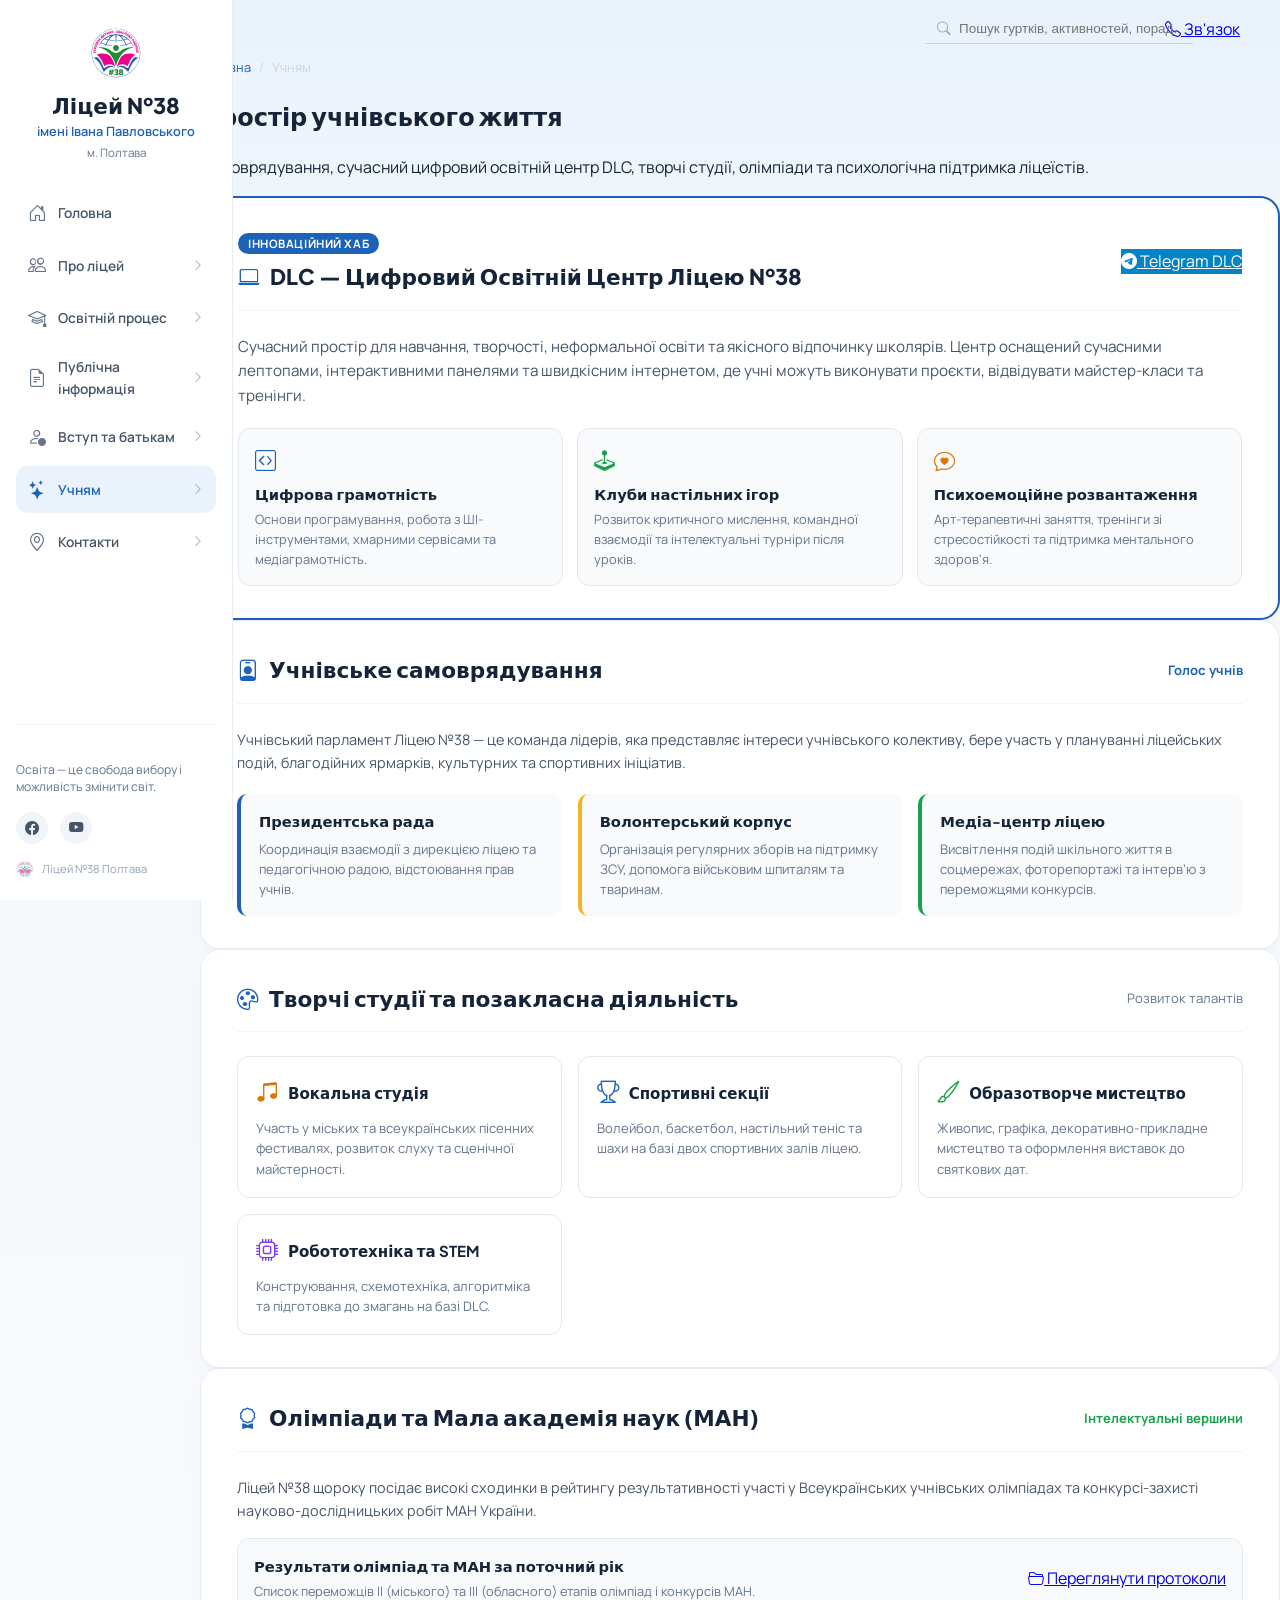
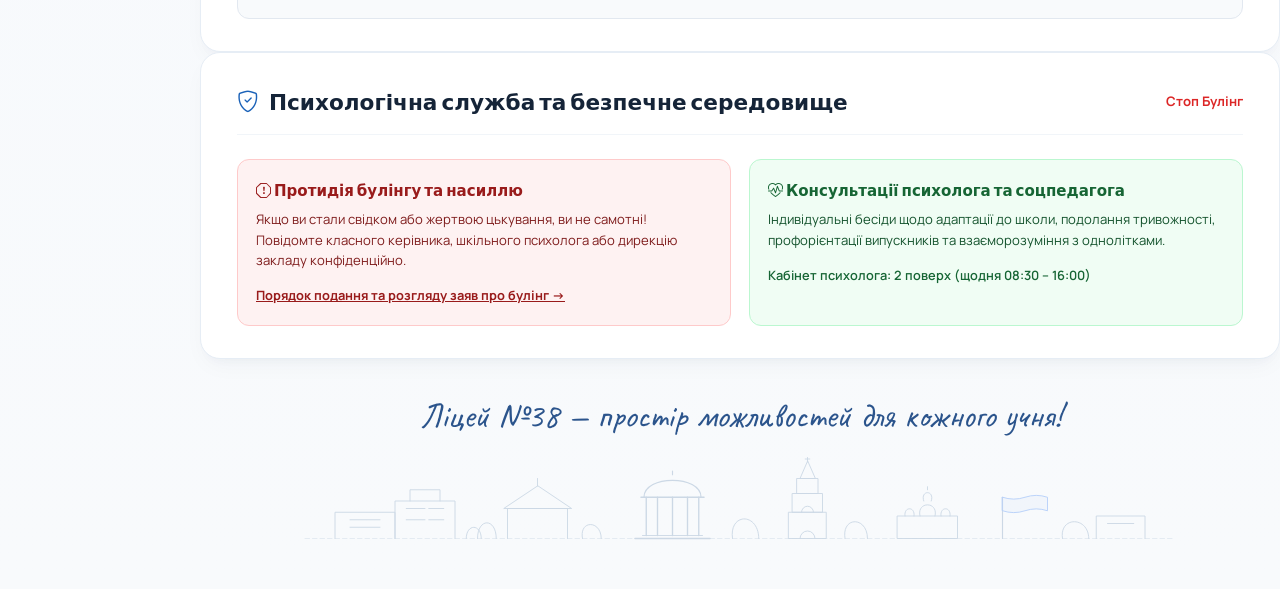
<file: pages/students.html>
<!doctype html>
<html lang="uk">
<head>
    <meta charset="utf-8">
    <meta name="viewport" content="width=device-width, initial-scale=1">
    <title>Учням — Ліцей №38 імені Івана Павловського м. Полтава</title>

    <link rel="preconnect" href="https://fonts.googleapis.com">
    <link rel="preconnect" href="https://fonts.gstatic.com" crossorigin>
    <link href="https://fonts.googleapis.com/css2?family=Caveat:wght@600;700&family=Manrope:wght@400;500;600;700&family=Plus+Jakarta+Sans:wght@600;700;800&display=swap" rel="stylesheet">

    <link href="../css/bootstrap-icons.css" rel="stylesheet">
    <link href="../css/portal-theme.css" rel="stylesheet">
</head>
<body>

<div class="portal-layout">

    <!-- LEFT SIDEBAR -->
    <aside class="portal-sidebar" id="portalSidebar">
        <div>
            <a href="../index.html" class="portal-brand">
                <img src="../images/logo_school_38.svg" alt="Емблема Ліцею №38" class="brand-emblem">
                <h1 class="brand-title">Ліцей №38</h1>
                <p class="brand-subtitle">імені Івана Павловського</p>
                <span class="brand-city">м. Полтава</span>
            </a>

            <nav class="sidebar-nav">
                <a href="../index.html" class="nav-link-custom">
                    <span class="link-left">
                        <i class="bi bi-house-door"></i>
                        <span>Головна</span>
                    </span>
                </a>

                <a href="about.html" class="nav-link-custom">
                    <span class="link-left">
                        <i class="bi bi-people"></i>
                        <span>Про ліцей</span>
                    </span>
                    <i class="bi bi-chevron-right link-chevron"></i>
                </a>

                <a href="education.html" class="nav-link-custom">
                    <span class="link-left">
                        <i class="bi bi-mortarboard"></i>
                        <span>Освітній процес</span>
                    </span>
                    <i class="bi bi-chevron-right link-chevron"></i>
                </a>

                <a href="public-info.html" class="nav-link-custom">
                    <span class="link-left">
                        <i class="bi bi-file-earmark-text"></i>
                        <span>Публічна інформація</span>
                    </span>
                    <i class="bi bi-chevron-right link-chevron"></i>
                </a>

                <a href="admissions.html" class="nav-link-custom">
                    <span class="link-left">
                        <i class="bi bi-person-check"></i>
                        <span>Вступ та батькам</span>
                    </span>
                    <i class="bi bi-chevron-right link-chevron"></i>
                </a>

                <a href="students.html" class="nav-link-custom active">
                    <span class="link-left">
                        <i class="bi bi-stars"></i>
                        <span>Учням</span>
                    </span>
                    <i class="bi bi-chevron-right link-chevron"></i>
                </a>

                <a href="contacts.html" class="nav-link-custom">
                    <span class="link-left">
                        <i class="bi bi-geo-alt"></i>
                        <span>Контакти</span>
                    </span>
                    <i class="bi bi-chevron-right link-chevron"></i>
                </a>
            </nav>
        </div>

        <div class="sidebar-footer">
            <p class="sidebar-quote">
                Освіта — це свобода вибору і можливість змінити світ.
            </p>
            <div class="sidebar-socials">
                <a href="https://www.facebook.com/549811235813519/" target="_blank" rel="noopener" title="Facebook"><i class="bi bi-facebook"></i></a>
                <a href="https://www.youtube.com/@poltavaschool38" target="_blank" rel="noopener" title="YouTube"><i class="bi bi-youtube"></i></a>
            </div>
            <div class="sidebar-bottom-badge">
                <img src="../images/logo_school_38.svg" alt="" style="width: 18px; height: 18px; opacity: 0.6;">
                <span>Ліцей №38 Полтава</span>
            </div>
        </div>
    </aside>

    <!-- MAIN CONTENT -->
    <main class="portal-main">

        <header class="portal-topbar">
            <button class="topbar-menu-toggle" id="menuToggle" aria-label="Відкрити меню">
                <i class="bi bi-list"></i>
            </button>
            <div class="topbar-search">
                <i class="bi bi-search"></i>
                <input type="text" placeholder="Пошук гуртків, активностей, порад...">
            </div>
            <div class="topbar-right">
                <a href="contacts.html" class="topbar-action-btn">
                    <i class="bi bi-telephone"></i>
                    <span>Зв'язок</span>
                </a>
            </div>
        </header>

        <section class="portal-page-header">
            <nav class="portal-breadcrumbs">
                <a href="../index.html">Головна</a>
                <span>/</span>
                <span>Учням</span>
            </nav>
            <h1 class="page-title-main">Простір учнівського життя</h1>
            <p class="page-lead-text">
                Самоврядування, сучасний цифровий освітній центр DLC, творчі студії, олімпіади та психологічна підтримка ліцеїстів.
            </p>
        </section>

        <div class="portal-content-container">

            <!-- DLC Banner & Info -->
            <section class="portal-section-card" style="border: 2px solid var(--primary-blue);">
                <div class="card-heading-group">
                    <div>
                        <span style="display: inline-block; background: var(--primary-blue); color: #fff; font-size: 0.72rem; font-weight: 700; padding: 2px 10px; border-radius: 999px; text-transform: uppercase; margin-bottom: 6px; letter-spacing: 0.05em;">Інноваційний хаб</span>
                        <h2 class="card-main-title"><i class="bi bi-laptop text-primary"></i> DLC — Цифровий Освітній Центр Ліцею №38</h2>
                    </div>
                    <a href="https://t.me/dlc_poltava" target="_blank" rel="noopener" class="portal-action-pill" style="background: #0284c7; color: white;">
                        <i class="bi bi-telegram"></i> Telegram DLC
                    </a>
                </div>
                <p style="font-size: 0.95rem; color: #475569; line-height: 1.6; margin-bottom: 20px;">
                    Сучасний простір для навчання, творчості, неформальної освіти та якісного відпочинку школярів. Центр оснащений сучасними лептопами, інтерактивними панелями та швидкісним інтернетом, де учні можуть виконувати проєкти, відвідувати майстер-класи та тренінги.
                </p>
                <div style="display: grid; grid-template-columns: repeat(auto-fit, minmax(220px, 1fr)); gap: 14px;">
                    <div style="background: #f8fafc; padding: 16px; border-radius: 12px; border: 1px solid #e2e8f0;">
                        <div style="font-size: 1.3rem; color: var(--primary-blue); margin-bottom: 6px;"><i class="bi bi-code-square"></i></div>
                        <h4 style="font-size: 0.92rem; font-weight: 700; margin: 0 0 4px; color: var(--text-navy);">Цифрова грамотність</h4>
                        <p style="font-size: 0.8rem; color: #64748b; margin: 0;">Основи програмування, робота з ШІ-інструментами, хмарними сервісами та медіаграмотність.</p>
                    </div>
                    <div style="background: #f8fafc; padding: 16px; border-radius: 12px; border: 1px solid #e2e8f0;">
                        <div style="font-size: 1.3rem; color: #16a34a; margin-bottom: 6px;"><i class="bi bi-joystick"></i></div>
                        <h4 style="font-size: 0.92rem; font-weight: 700; margin: 0 0 4px; color: var(--text-navy);">Клуби настільних ігор</h4>
                        <p style="font-size: 0.8rem; color: #64748b; margin: 0;">Розвиток критичного мислення, командної взаємодії та інтелектуальні турніри після уроків.</p>
                    </div>
                    <div style="background: #f8fafc; padding: 16px; border-radius: 12px; border: 1px solid #e2e8f0;">
                        <div style="font-size: 1.3rem; color: #d97706; margin-bottom: 6px;"><i class="bi bi-chat-heart"></i></div>
                        <h4 style="font-size: 0.92rem; font-weight: 700; margin: 0 0 4px; color: var(--text-navy);">Психоемоційне розвантаження</h4>
                        <p style="font-size: 0.8rem; color: #64748b; margin: 0;">Арт-терапевтичні заняття, тренінги зі стресостійкості та підтримка ментального здоров'я.</p>
                    </div>
                </div>
            </section>

            <!-- Student Parliament / Self-Government -->
            <section class="portal-section-card">
                <div class="card-heading-group">
                    <h2 class="card-main-title"><i class="bi bi-person-badge text-primary"></i> Учнівське самоврядування</h2>
                    <span style="font-size: 0.82rem; font-weight: 700; color: var(--primary-blue);">Голос учнів</span>
                </div>
                <p style="font-size: 0.9rem; color: #475569; line-height: 1.6; margin-bottom: 20px;">
                    Учнівський парламент Ліцею №38 — це команда лідерів, яка представляє інтереси учнівського колективу, бере участь у плануванні ліцейських подій, благодійних ярмарків, культурних та спортивних ініціатив.
                </p>
                <div style="display: grid; grid-template-columns: repeat(auto-fit, minmax(260px, 1fr)); gap: 16px;">
                    <div style="border-left: 4px solid var(--primary-blue); background: #f8fafc; padding: 16px 18px; border-radius: 10px;">
                        <h4 style="font-size: 0.92rem; font-weight: 700; color: var(--text-navy); margin: 0 0 6px;">Президентська рада</h4>
                        <p style="font-size: 0.82rem; color: #64748b; margin: 0;">Координація взаємодії з дирекцією ліцею та педагогічною радою, відстоювання прав учнів.</p>
                    </div>
                    <div style="border-left: 4px solid var(--accent-gold); background: #f8fafc; padding: 16px 18px; border-radius: 10px;">
                        <h4 style="font-size: 0.92rem; font-weight: 700; color: var(--text-navy); margin: 0 0 6px;">Волонтерський корпус</h4>
                        <p style="font-size: 0.82rem; color: #64748b; margin: 0;">Організація регулярних зборів на підтримку ЗСУ, допомога військовим шпиталям та тваринам.</p>
                    </div>
                    <div style="border-left: 4px solid #16a34a; background: #f8fafc; padding: 16px 18px; border-radius: 10px;">
                        <h4 style="font-size: 0.92rem; font-weight: 700; color: var(--text-navy); margin: 0 0 6px;">Медіа-центр ліцею</h4>
                        <p style="font-size: 0.82rem; color: #64748b; margin: 0;">Висвітлення подій шкільного життя в соцмережах, фоторепортажі та інтерв’ю з переможцями конкурсів.</p>
                    </div>
                </div>
            </section>

            <!-- Creative Studios & Clubs -->
            <section class="portal-section-card">
                <div class="card-heading-group">
                    <h2 class="card-main-title"><i class="bi bi-palette text-primary"></i> Творчі студії та позакласна діяльність</h2>
                    <span style="font-size: 0.82rem; color: #64748b;">Розвиток талантів</span>
                </div>
                <div style="display: grid; grid-template-columns: repeat(auto-fit, minmax(240px, 1fr)); gap: 16px;">
                    <div style="background: white; border: 1px solid #e2e8f0; padding: 18px; border-radius: 12px;">
                        <div style="display: flex; align-items: center; gap: 10px; margin-bottom: 8px;">
                            <i class="bi bi-music-note-beamed" style="font-size: 1.4rem; color: #d97706;"></i>
                            <h4 style="margin: 0; font-size: 0.94rem; color: var(--text-navy); font-weight: 700;">Вокальна студія</h4>
                        </div>
                        <p style="font-size: 0.82rem; color: #64748b; margin: 0;">Участь у міських та всеукраїнських пісенних фестивалях, розвиток слуху та сценічної майстерності.</p>
                    </div>

                    <div style="background: white; border: 1px solid #e2e8f0; padding: 18px; border-radius: 12px;">
                        <div style="display: flex; align-items: center; gap: 10px; margin-bottom: 8px;">
                            <i class="bi bi-trophy" style="font-size: 1.4rem; color: var(--primary-blue);"></i>
                            <h4 style="margin: 0; font-size: 0.94rem; color: var(--text-navy); font-weight: 700;">Спортивні секції</h4>
                        </div>
                        <p style="font-size: 0.82rem; color: #64748b; margin: 0;">Волейбол, баскетбол, настільний теніс та шахи на базі двох спортивних залів ліцею.</p>
                    </div>

                    <div style="background: white; border: 1px solid #e2e8f0; padding: 18px; border-radius: 12px;">
                        <div style="display: flex; align-items: center; gap: 10px; margin-bottom: 8px;">
                            <i class="bi bi-brush" style="font-size: 1.4rem; color: #16a34a;"></i>
                            <h4 style="margin: 0; font-size: 0.94rem; color: var(--text-navy); font-weight: 700;">Образотворче мистецтво</h4>
                        </div>
                        <p style="font-size: 0.82rem; color: #64748b; margin: 0;">Живопис, графіка, декоративно-прикладне мистецтво та оформлення виставок до святкових дат.</p>
                    </div>

                    <div style="background: white; border: 1px solid #e2e8f0; padding: 18px; border-radius: 12px;">
                        <div style="display: flex; align-items: center; gap: 10px; margin-bottom: 8px;">
                            <i class="bi bi-cpu" style="font-size: 1.4rem; color: #7c3aed;"></i>
                            <h4 style="margin: 0; font-size: 0.94rem; color: var(--text-navy); font-weight: 700;">Робототехніка та STEM</h4>
                        </div>
                        <p style="font-size: 0.82rem; color: #64748b; margin: 0;">Конструювання, схемотехніка, алгоритміка та підготовка до змагань на базі DLC.</p>
                    </div>
                </div>
            </section>

            <!-- Olympiads & MAN -->
            <section class="portal-section-card">
                <div class="card-heading-group">
                    <h2 class="card-main-title"><i class="bi bi-award text-primary"></i> Олімпіади та Мала академія наук (МАН)</h2>
                    <span style="font-size: 0.82rem; font-weight: 700; color: #16a34a;">Інтелектуальні вершини</span>
                </div>
                <p style="font-size: 0.9rem; color: #475569; line-height: 1.6; margin-bottom: 16px;">
                    Ліцей №38 щороку посідає високі сходинки в рейтингу результативності участі у Всеукраїнських учнівських олімпіадах та конкурсі-захисті науково-дослідницьких робіт МАН України.
                </p>
                <div style="background: #f8fafc; padding: 16px; border-radius: 12px; border: 1px solid #e2e8f0; display: flex; align-items: center; justify-content: space-between; flex-wrap: wrap; gap: 14px;">
                    <div>
                        <h4 style="font-size: 0.92rem; font-weight: 700; margin: 0 0 4px; color: var(--text-navy);">Результати олімпіад та МАН за поточний рік</h4>
                        <p style="font-size: 0.8rem; color: #64748b; margin: 0;">Список переможців II (міського) та III (обласного) етапів олімпіад і конкурсів МАН.</p>
                    </div>
                    <a href="https://drive.google.com/drive/u/0/folders/1WfgUZC6vkn6HveMW-GVl1hb94lsqXYQ8" target="_blank" rel="noopener" class="portal-action-pill">
                        <i class="bi bi-folder2-open"></i> Переглянути протоколи
                    </a>
                </div>
            </section>

            <!-- Psychological Support & Anti-bullying -->
            <section class="portal-section-card">
                <div class="card-heading-group">
                    <h2 class="card-main-title"><i class="bi bi-shield-check text-primary"></i> Психологічна служба та безпечне середовище</h2>
                    <span style="font-size: 0.82rem; font-weight: 700; color: #dc2626;">Стоп Булінг</span>
                </div>
                <div style="display: grid; grid-template-columns: repeat(auto-fit, minmax(280px, 1fr)); gap: 18px;">
                    <div style="background: #fef2f2; border: 1px solid #fecaca; border-radius: 12px; padding: 18px;">
                        <h4 style="color: #991b1b; font-size: 0.94rem; margin: 0 0 8px; font-weight: 700;"><i class="bi bi-exclamation-octagon me-1"></i> Протидія булінгу та насиллю</h4>
                        <p style="font-size: 0.82rem; color: #7f1d1d; margin: 0 0 12px; line-height: 1.55;">
                            Якщо ви стали свідком або жертвою цькування, ви не самотні! Повідомте класного керівника, шкільного психолога або дирекцію закладу конфіденційно.
                        </p>
                        <a href="https://drive.google.com/file/d/1dUvLsJ2iGzJBSviovL85N3-NRNq1CzQk/view?usp=sharing" target="_blank" rel="noopener" style="font-size: 0.8rem; font-weight: 700; color: #991b1b; text-decoration: underline;">
                            Порядок подання та розгляду заяв про булінг &rarr;
                        </a>
                    </div>

                    <div style="background: #f0fdf4; border: 1px solid #bbf7d0; border-radius: 12px; padding: 18px;">
                        <h4 style="color: #166534; font-size: 0.94rem; margin: 0 0 8px; font-weight: 700;"><i class="bi bi-heart-pulse me-1"></i> Консультації психолога та соцпедагога</h4>
                        <p style="font-size: 0.82rem; color: #14532d; margin: 0 0 12px; line-height: 1.55;">
                            Індивідуальні бесіди щодо адаптації до школи, подолання тривожності, профорієнтації випускників та взаєморозуміння з однолітками.
                        </p>
                        <span style="font-size: 0.8rem; color: #166534; font-weight: 600;">
                            Кабінет психолога: 2 поверх (щодня 08:30 – 16:00)
                        </span>
                    </div>
                </div>
            </section>

        </div>

        <footer class="skyline-footer">
            <div class="skyline-motto">Ліцей №38 — простір можливостей для кожного учня!</div>
            <img src="../images/poltava_skyline.svg" alt="Панорама Полтави" class="skyline-svg">
        </footer>

    </main>
</div>

<script>
    const menuToggle = document.getElementById('menuToggle');
    const portalSidebar = document.getElementById('portalSidebar');
    if (menuToggle && portalSidebar) {
        menuToggle.addEventListener('click', () => portalSidebar.classList.toggle('open'));
    }
</script>

</body>
</html>
</file>
<file: css/portal-theme.css>
/* ==========================================================================
   Lyceum 38 Portal Theme — Reference Inspired Design
   ========================================================================== */

:root {
    --primary-blue: #1b62b8;
    --primary-blue-dark: #124a8f;
    --primary-blue-light: #eaf2fb;
    --accent-gold: #f4b428;
    --text-navy: #152438;
    --text-muted: #64748b;
    --border-light: #e6edf5;
    --bg-main: #f8fafc;
    --card-shadow: 0 10px 25px -5px rgba(20, 45, 80, 0.04), 0 8px 10px -6px rgba(20, 45, 80, 0.03);
    --font-heading: 'Plus Jakarta Sans', system-ui, -apple-system, sans-serif;
    --font-body: 'Manrope', system-ui, -apple-system, sans-serif;
    --font-handwriting: 'Caveat', cursive;
}

body {
    font-family: var(--font-body);
    color: var(--text-navy);
    background-color: var(--bg-main);
    margin: 0;
    padding: 0;
    line-height: 1.55;
    -webkit-font-smoothing: antialiased;
}

h1, h2, h3, h4, h5, h6 {
    font-family: var(--font-heading);
    color: var(--text-navy);
    font-weight: 700;
}

/* ==========================================================================
   LAYOUT STRUCTURE: SIDEBAR + MAIN CONTENT
   ========================================================================== */
.portal-layout {
    display: flex;
    min-height: 100vh;
}

/* Sidebar */
.portal-sidebar {
    width: 250px;
    background: #ffffff;
    border-right: 1px solid var(--border-light);
    display: flex;
    flex-direction: column;
    justify-content: space-between;
    position: fixed;
    top: 0;
    bottom: 0;
    left: 0;
    z-index: 1000;
    padding: 28px 20px 24px;
    overflow-y: auto;
}

.portal-brand {
    display: flex;
    flex-direction: column;
    align-items: center;
    text-align: center;
    margin-bottom: 28px;
    text-decoration: none;
}

.brand-emblem {
    width: 54px;
    height: 54px;
    margin-bottom: 12px;
}

.brand-title {
    font-size: 1.2rem;
    font-weight: 800;
    color: var(--text-navy);
    margin: 0;
    line-height: 1.25;
}

.brand-subtitle {
    font-size: 0.8rem;
    font-weight: 600;
    color: var(--primary-blue);
    margin: 3px 0 0;
}

.brand-city {
    font-size: 0.72rem;
    color: var(--text-muted);
    margin-top: 2px;
}

/* Navigation items */
.sidebar-nav {
    display: flex;
    flex-direction: column;
    gap: 6px;
    flex-grow: 1;
}

.nav-link-custom {
    display: flex;
    align-items: center;
    justify-content: space-between;
    padding: 10px 14px;
    border-radius: 12px;
    font-size: 0.92rem;
    font-weight: 600;
    color: #475569;
    text-decoration: none;
    transition: all 0.2s ease;
}

.nav-link-custom .link-left {
    display: flex;
    align-items: center;
    gap: 12px;
}

.nav-link-custom .link-left i {
    font-size: 1.15rem;
    color: #64748b;
    transition: color 0.2s ease;
}

.nav-link-custom .link-chevron {
    font-size: 0.75rem;
    color: #94a3b8;
}

.nav-link-custom:hover {
    background-color: #f1f5f9;
    color: var(--primary-blue);
}

.nav-link-custom:hover .link-left i {
    color: var(--primary-blue);
}

.nav-link-custom.active {
    background-color: var(--primary-blue-light);
    color: var(--primary-blue);
}

.nav-link-custom.active .link-left i {
    color: var(--primary-blue);
}

/* Sidebar footer */
.sidebar-footer {
    padding-top: 24px;
    border-top: 1px solid #f1f5f9;
}

.sidebar-quote {
    font-size: 0.76rem;
    color: #64748b;
    line-height: 1.45;
    margin-bottom: 16px;
}

.sidebar-socials {
    display: flex;
    gap: 12px;
    margin-bottom: 16px;
}

.sidebar-socials a {
    width: 32px;
    height: 32px;
    border-radius: 50%;
    background: #f1f5f9;
    display: flex;
    align-items: center;
    justify-content: center;
    color: #475569;
    font-size: 0.9rem;
    text-decoration: none;
    transition: all 0.2s;
}

.sidebar-socials a:hover {
    background: var(--primary-blue);
    color: #ffffff;
}

.sidebar-bottom-badge {
    display: flex;
    align-items: center;
    gap: 8px;
    font-size: 0.7rem;
    color: #94a3b8;
}

/* Main Content Area */
.portal-main {
    margin-left: 250px;
    flex-grow: 1;
    min-width: 0;
    display: flex;
    flex-direction: column;
}

/* Top bar */
.portal-topbar {
    display: flex;
    align-items: center;
    justify-content: flex-end;
    padding: 14px 40px;
    background: transparent;
    gap: 20px;
}

.topbar-search {
    position: relative;
    width: 220px;
}

.topbar-search input {
    width: 100%;
    padding: 7px 14px 7px 34px;
    font-size: 0.84rem;
    border-radius: 20px;
    border: 1px solid #e2e8f0;
    background: #ffffff;
    color: #1e293b;
    outline: none;
    transition: border-color 0.2s;
}

.topbar-search input:focus {
    border-color: var(--primary-blue);
}

.topbar-search i {
    position: absolute;
    left: 12px;
    top: 50%;
    transform: translateY(-50%);
    font-size: 0.85rem;
    color: #94a3b8;
}

.topbar-lang {
    display: flex;
    align-items: center;
    gap: 6px;
    font-size: 0.82rem;
    font-weight: 700;
}

.topbar-lang a {
    color: #94a3b8;
    text-decoration: none;
}

.topbar-lang a.active {
    color: var(--primary-blue);
}

.topbar-menu-toggle {
    display: none;
    background: none;
    border: none;
    font-size: 1.3rem;
    color: #334155;
    cursor: pointer;
}

/* ==========================================================================
   HERO BANNER SECTION (LAYERED ARCHITECTURE)
   ========================================================================== */
.hero-banner-section {
    position: relative;
    background-color: #ffffff;
    min-height: 480px;
    margin: 0 24px 20px;
    border-radius: 28px;
    box-shadow: 0 4px 20px rgba(0, 0, 0, 0.03);
    overflow: hidden;
    display: flex;
    align-items: center;
}

/* Right-side school backdrop */
.hero-school-backdrop {
    position: absolute;
    top: 0;
    right: 0;
    width: 58%;
    height: 100%;
    z-index: 1;
    overflow: hidden;
}

.hero-school-backdrop img {
    width: 100%;
    height: 100%;
    object-fit: cover;
    object-position: center;
}

/* Floating Medallion (Bust of Pavlovsky) */
.hero-medallion-wrap {
    position: absolute;
    left: 56%;
    top: 50%;
    transform: translate(-50%, -50%);
    width: 350px;
    height: 350px;
    z-index: 3;
    pointer-events: none;
    transition: transform 0.3s ease;
}

.hero-medallion-wrap img {
    width: 100%;
    height: 100%;
    object-fit: contain;
    filter: drop-shadow(0 15px 30px rgba(0, 0, 0, 0.15));
}

/* Corner foliage overlays (bokeh depth) */
.hero-leaves-top {
    position: absolute;
    top: 0;
    left: 0;
    width: 260px;
    z-index: 4;
    pointer-events: none;
    mix-blend-mode: multiply;
    opacity: 0.85;
}

.hero-leaves-top img {
    width: 100%;
    height: auto;
}

.hero-leaves-bottom {
    position: absolute;
    bottom: -15px;
    right: -15px;
    width: 320px;
    z-index: 4;
    pointer-events: none;
    mix-blend-mode: multiply;
    opacity: 0.90;
}

.hero-leaves-bottom img {
    width: 100%;
    height: auto;
}

/* Left copy column */
.hero-content-left {
    position: relative;
    z-index: 5;
    max-width: 440px;
    padding: 44px 0 44px 48px;
}

.hero-eyebrow {
    font-size: 0.74rem;
    font-weight: 700;
    letter-spacing: 2px;
    text-transform: uppercase;
    color: #64748b;
    margin-bottom: 14px;
    display: flex;
    align-items: center;
    gap: 8px;
}

.hero-title {
    font-size: 2.7rem;
    font-weight: 800;
    line-height: 1.1;
    color: #0f172a;
    margin-bottom: 18px;
}

.hero-title .title-row-sub {
    font-size: 1.95rem;
    font-weight: 700;
    display: block;
    color: #1e3a5f;
    margin-top: 4px;
}

.hero-desc {
    font-size: 0.94rem;
    color: #475569;
    line-height: 1.6;
    margin-bottom: 28px;
    max-width: 390px;
}

.hero-actions {
    display: flex;
    align-items: center;
    gap: 14px;
}

.btn-hero-primary {
    background-color: var(--primary-blue);
    color: #ffffff;
    font-size: 0.92rem;
    font-weight: 600;
    padding: 12px 24px;
    border-radius: 30px;
    text-decoration: none;
    display: inline-flex;
    align-items: center;
    gap: 8px;
    transition: all 0.2s ease;
    box-shadow: 0 4px 14px rgba(27, 98, 184, 0.25);
}

.btn-hero-primary:hover {
    background-color: var(--primary-blue-dark);
    color: #ffffff;
    transform: translateY(-1px);
}

.btn-hero-secondary {
    background: #ffffff;
    border: 1px solid #d1dbe5;
    color: #334155;
    font-size: 0.92rem;
    font-weight: 600;
    padding: 11px 22px;
    border-radius: 30px;
    text-decoration: none;
    display: inline-flex;
    align-items: center;
    gap: 8px;
    transition: all 0.2s ease;
}

.btn-hero-secondary:hover {
    background: #f8fafc;
    color: var(--primary-blue);
    border-color: var(--primary-blue);
}

/* Floating Quote Box Top-Right */
.hero-floating-quote {
    position: absolute;
    top: 26px;
    right: 36px;
    z-index: 5;
    max-width: 250px;
    background: rgba(255, 255, 255, 0.92);
    backdrop-filter: blur(6px);
    border: 1px solid rgba(226, 232, 240, 0.85);
    padding: 12px 16px;
    border-radius: 14px;
    box-shadow: 0 6px 18px rgba(0, 0, 0, 0.05);
}

.hero-floating-quote p {
    font-size: 0.8rem;
    font-style: italic;
    color: #334155;
    margin: 0 0 4px;
    line-height: 1.35;
}

.hero-floating-quote span {
    font-size: 0.72rem;
    font-weight: 700;
    color: var(--primary-blue);
    display: block;
}

/* ==========================================================================
   FEATURE CARDS STRIP (6 ITEMS)
   ========================================================================== */
.features-strip {
    background: #ffffff;
    border: 1px solid var(--border-light);
    border-radius: 20px;
    margin: 0 24px 36px;
    padding: 20px 24px;
    display: grid;
    grid-template-columns: repeat(6, 1fr);
    gap: 16px;
    box-shadow: var(--card-shadow);
}

.feature-pill {
    text-align: center;
    padding: 8px 10px;
    position: relative;
}

.feature-pill:not(:last-child)::after {
    content: '';
    position: absolute;
    right: -8px;
    top: 20%;
    bottom: 20%;
    width: 1px;
    background: #f1f5f9;
}

.feature-icon-circle {
    width: 44px;
    height: 44px;
    margin: 0 auto 10px;
    border-radius: 50%;
    background: #f1f6fd;
    color: var(--primary-blue);
    display: flex;
    align-items: center;
    justify-content: center;
    font-size: 1.25rem;
    transition: transform 0.2s, background 0.2s;
}

.feature-pill:hover .feature-icon-circle {
    transform: translateY(-2px);
    background: var(--primary-blue);
    color: #ffffff;
}

.feature-pill-title {
    font-size: 0.86rem;
    font-weight: 700;
    color: var(--text-navy);
    margin: 0 0 4px;
}

.feature-pill-desc {
    font-size: 0.74rem;
    color: var(--text-muted);
    margin: 0;
    line-height: 1.35;
}

/* ==========================================================================
   LATEST NEWS + ADMISSIONS SECTION
   ========================================================================== */
.news-section {
    padding: 0 24px 40px;
}

.news-header {
    display: flex;
    align-items: center;
    justify-content: space-between;
    margin-bottom: 22px;
}

.section-title-mark {
    display: flex;
    align-items: center;
    gap: 10px;
    font-size: 1.45rem;
    font-weight: 800;
    margin: 0;
}

.section-title-mark::before {
    content: '';
    width: 24px;
    height: 4px;
    background: var(--accent-gold);
    border-radius: 2px;
}

.link-all-news {
    font-size: 0.88rem;
    font-weight: 600;
    color: #64748b;
    text-decoration: none;
    display: inline-flex;
    align-items: center;
    gap: 6px;
    transition: color 0.2s;
}

.link-all-news:hover {
    color: var(--primary-blue);
}

/* News Grid layout: 4 news cards + 1 featured admission card */
.news-composite-grid {
    display: grid;
    grid-template-columns: repeat(4, 1fr) 1.2fr;
    gap: 18px;
    align-items: stretch;
}

/* Standard News Card */
.news-card {
    background: #ffffff;
    border: 1px solid var(--border-light);
    border-radius: 18px;
    overflow: hidden;
    display: flex;
    flex-direction: column;
    box-shadow: var(--card-shadow);
    transition: transform 0.2s, box-shadow 0.2s;
    text-decoration: none;
    color: inherit;
}

.news-card:hover {
    transform: translateY(-4px);
    box-shadow: 0 16px 30px -8px rgba(20, 45, 80, 0.08);
}

.news-card-img-wrap {
    height: 140px;
    position: relative;
    overflow: hidden;
}

.news-card-img-wrap img {
    width: 100%;
    height: 100%;
    object-fit: cover;
    transition: transform 0.3s ease;
}

.news-card:hover .news-card-img-wrap img {
    transform: scale(1.04);
}

.news-tag {
    position: absolute;
    bottom: 8px;
    left: 10px;
    background: rgba(15, 23, 42, 0.7);
    color: #ffffff;
    font-size: 0.68rem;
    font-weight: 600;
    padding: 3px 8px;
    border-radius: 12px;
    backdrop-filter: blur(4px);
}

.news-card-body {
    padding: 14px 16px 16px;
    display: flex;
    flex-direction: column;
    flex-grow: 1;
    justify-content: space-between;
}

.news-date {
    font-size: 0.72rem;
    color: #94a3b8;
    margin-bottom: 6px;
}

.news-card-title {
    font-size: 0.88rem;
    font-weight: 700;
    line-height: 1.35;
    color: var(--text-navy);
    margin: 0 0 8px;
}

.news-card-desc {
    font-size: 0.76rem;
    color: var(--text-muted);
    line-height: 1.45;
    margin: 0 0 12px;
    display: -webkit-box;
    -webkit-line-clamp: 3;
    -webkit-box-orient: vertical;
    overflow: hidden;
}

.news-card-arrow {
    align-self: flex-end;
    width: 26px;
    height: 26px;
    border-radius: 50%;
    background: #f1f5f9;
    display: flex;
    align-items: center;
    justify-content: center;
    font-size: 0.78rem;
    color: var(--primary-blue);
    transition: background 0.2s, color 0.2s;
}

.news-card:hover .news-card-arrow {
    background: var(--primary-blue);
    color: #ffffff;
}

/* Admissions Card (Featured Column) */
.admission-featured-card {
    background: #ffffff;
    border-radius: 20px;
    overflow: hidden;
    position: relative;
    border: 1px solid var(--border-light);
    box-shadow: var(--card-shadow);
    display: flex;
    flex-direction: column;
    justify-content: space-between;
    min-height: 320px;
}

.admission-img-bg {
    position: absolute;
    inset: 0;
    width: 100%;
    height: 100%;
    object-fit: cover;
    z-index: 1;
}

.admission-top-slogan {
    position: relative;
    z-index: 2;
    padding: 24px 20px 0;
    text-align: right;
}

.admission-top-slogan span {
    font-family: var(--font-handwriting);
    font-size: 1.65rem;
    color: #1e3a5f;
    line-height: 1.1;
    display: block;
    text-shadow: 0 2px 8px rgba(255, 255, 255, 0.9);
}

.admission-card-bottom {
    position: relative;
    z-index: 2;
    background: rgba(255, 255, 255, 0.94);
    backdrop-filter: blur(8px);
    margin: 16px;
    padding: 20px;
    border-radius: 16px;
    box-shadow: 0 10px 25px rgba(0, 0, 0, 0.06);
}

.admission-card-bottom h3 {
    font-size: 1.25rem;
    font-weight: 800;
    margin: 0 0 6px;
    color: #0f172a;
}

.admission-card-bottom p {
    font-size: 0.78rem;
    color: #475569;
    margin: 0 0 14px;
    line-height: 1.4;
}

.btn-admission {
    background-color: var(--primary-blue);
    color: #ffffff;
    font-size: 0.84rem;
    font-weight: 600;
    padding: 9px 18px;
    border-radius: 24px;
    text-decoration: none;
    display: inline-flex;
    align-items: center;
    gap: 6px;
    transition: all 0.2s ease;
}

.btn-admission:hover {
    background-color: var(--primary-blue-dark);
    color: #ffffff;
}

/* ==========================================================================
   DECORATIVE SKYLINE FOOTER
   ========================================================================== */
.skyline-footer {
    position: relative;
    padding: 30px 40px 36px;
    text-align: center;
    background: transparent;
    overflow: hidden;
}

.skyline-motto {
    font-family: var(--font-handwriting);
    font-size: 2.2rem;
    color: #2b548c;
    margin-bottom: 12px;
}

.skyline-svg {
    max-width: 900px;
    width: 100%;
    height: auto;
    opacity: 0.35;
    margin: 0 auto;
}

/* ==========================================================================
   RESPONSIVE DESIGN
   ========================================================================== */
@media (max-width: 1360px) {
    .news-composite-grid {
        grid-template-columns: repeat(2, 1fr);
    }
    .admission-featured-card {
        grid-column: span 2;
        min-height: 280px;
    }
    .features-strip {
        grid-template-columns: repeat(3, 1fr);
        gap: 20px;
    }
    .feature-pill:nth-child(3)::after {
        display: none;
    }
    .hero-medallion-wrap {
        width: 300px;
        height: 300px;
        left: 56%;
    }
}

@media (max-width: 1100px) {
    .hero-medallion-wrap {
        display: none;
    }
    .hero-school-backdrop {
        width: 50%;
    }
}

@media (max-width: 992px) {
    .portal-sidebar {
        transform: translateX(-100%);
        transition: transform 0.3s ease;
    }
    .portal-sidebar.open {
        transform: translateX(0);
    }
    .portal-main {
        margin-left: 0;
    }
    .topbar-menu-toggle {
        display: block;
    }
    .hero-banner-section {
        margin: 0 16px 20px;
        padding: 32px 24px;
        min-height: auto;
    }
    .hero-content-left {
        padding: 0;
        max-width: 100%;
    }
    .hero-school-backdrop {
        position: static;
        width: 100%;
        height: 240px;
        margin-top: 24px;
        border-radius: 16px;
    }
    .hero-floating-quote {
        position: static;
        margin-top: 20px;
        max-width: 100%;
    }
    .features-strip {
        margin: 0 16px 24px;
        grid-template-columns: repeat(2, 1fr);
    }
    .news-section {
        padding: 0 16px 30px;
    }
}

@media (max-width: 640px) {
    .hero-title {
        font-size: 2rem;
    }
    .hero-title .title-row-sub {
        font-size: 1.6rem;
    }
    .features-strip {
        grid-template-columns: 1fr;
    }
    .feature-pill::after {
        display: none !important;
    }
    .news-composite-grid {
        grid-template-columns: 1fr;
    }
    .admission-featured-card {
        grid-column: span 1;
    }
}

/* ==========================================================================
   SUBPAGE SHARED STYLES
   ========================================================================== */
.portal-subpage-header {
    background: #ffffff;
    border-radius: 24px;
    padding: 36px 44px;
    margin: 0 24px 28px;
    border: 1px solid var(--border-light);
    box-shadow: 0 4px 20px rgba(0, 0, 0, 0.02);
    position: relative;
    overflow: hidden;
}

.subpage-badge {
    display: inline-flex;
    align-items: center;
    gap: 6px;
    font-size: 0.74rem;
    font-weight: 700;
    text-transform: uppercase;
    letter-spacing: 1.5px;
    color: var(--primary-blue);
    background: var(--primary-blue-light);
    padding: 4px 12px;
    border-radius: 20px;
    margin-bottom: 12px;
}

.subpage-title {
    font-size: 2.2rem;
    font-weight: 800;
    color: var(--text-navy);
    margin: 0 0 10px;
}

.subpage-desc {
    font-size: 0.95rem;
    color: var(--text-muted);
    max-width: 680px;
    margin: 0;
    line-height: 1.55;
}

/* Breadcrumbs */
.portal-breadcrumbs {
    display: flex;
    align-items: center;
    gap: 8px;
    font-size: 0.8rem;
    color: #94a3b8;
    margin-bottom: 14px;
}

.portal-breadcrumbs a {
    color: var(--primary-blue);
    text-decoration: none;
}

.portal-breadcrumbs span {
    color: #cbd5e1;
}

/* Content Container */
.portal-content-wrap {
    padding: 0 24px 48px;
    display: flex;
    flex-direction: column;
    gap: 28px;
}

/* Cards & Sections */
.portal-section-card {
    background: #ffffff;
    border: 1px solid var(--border-light);
    border-radius: 20px;
    padding: 32px 36px;
    box-shadow: var(--card-shadow);
}

.card-heading-group {
    display: flex;
    align-items: center;
    justify-content: space-between;
    margin-bottom: 24px;
    border-bottom: 1px solid #f1f5f9;
    padding-bottom: 16px;
}

.card-main-title {
    font-size: 1.35rem;
    font-weight: 800;
    color: var(--text-navy);
    margin: 0;
    display: flex;
    align-items: center;
    gap: 10px;
}

.card-main-title i {
    color: var(--primary-blue);
}

/* Document Grid */
.docs-grid {
    display: grid;
    grid-template-columns: repeat(auto-fill, minmax(280px, 1fr));
    gap: 16px;
}

.doc-download-card {
    display: flex;
    align-items: flex-start;
    gap: 14px;
    padding: 16px 18px;
    border-radius: 14px;
    background: #f8fafc;
    border: 1px solid #e2e8f0;
    text-decoration: none;
    color: inherit;
    transition: all 0.2s ease;
}

.doc-download-card:hover {
    background: #ffffff;
    border-color: var(--primary-blue);
    transform: translateY(-2px);
    box-shadow: 0 8px 18px rgba(27, 98, 184, 0.08);
}

.doc-icon-box {
    width: 40px;
    height: 40px;
    border-radius: 10px;
    background: #eef4fc;
    color: var(--primary-blue);
    display: flex;
    align-items: center;
    justify-content: center;
    font-size: 1.3rem;
    flex-shrink: 0;
}

.doc-download-card:hover .doc-icon-box {
    background: var(--primary-blue);
    color: #ffffff;
}

.doc-info-title {
    font-size: 0.88rem;
    font-weight: 700;
    color: var(--text-navy);
    margin: 0 0 4px;
    line-height: 1.3;
}

.doc-info-meta {
    font-size: 0.72rem;
    color: #64748b;
    margin: 0;
}

/* Timetable & Schedule */
.timetable-grid {
    display: grid;
    grid-template-columns: repeat(auto-fit, minmax(220px, 1fr));
    gap: 12px;
}

.lesson-slot {
    display: flex;
    align-items: center;
    justify-content: space-between;
    padding: 12px 18px;
    background: #f8fafc;
    border-radius: 12px;
    border: 1px solid #e2e8f0;
}

.lesson-number {
    font-weight: 800;
    font-size: 0.9rem;
    color: var(--primary-blue);
    background: #ffffff;
    width: 28px;
    height: 28px;
    border-radius: 50%;
    display: flex;
    align-items: center;
    justify-content: center;
    box-shadow: 0 2px 4px rgba(0,0,0,0.04);
}

.lesson-time {
    font-weight: 700;
    font-size: 0.92rem;
    color: var(--text-navy);
}

/* Tabs */
.portal-tabs {
    display: flex;
    gap: 8px;
    border-bottom: 2px solid #e2e8f0;
    margin-bottom: 24px;
    overflow-x: auto;
    padding-bottom: 4px;
}

.portal-tab-btn {
    padding: 10px 18px;
    font-size: 0.88rem;
    font-weight: 700;
    border-radius: 10px 10px 0 0;
    background: transparent;
    border: none;
    color: #64748b;
    cursor: pointer;
    transition: all 0.2s;
    white-space: nowrap;
}

.portal-tab-btn:hover {
    color: var(--primary-blue);
    background: #f1f5f9;
}

.portal-tab-btn.active {
    color: var(--primary-blue);
    background: #ffffff;
    border-bottom: 3px solid var(--primary-blue);
}

.tab-pane {
    display: none;
}

.tab-pane.active {
    display: block;
}

/* Stats Pill Strip */
.stats-badge-strip {
    display: flex;
    flex-wrap: wrap;
    gap: 14px;
    margin: 20px 0;
}

.stat-badge {
    background: #f8fafc;
    border: 1px solid #e2e8f0;
    padding: 10px 18px;
    border-radius: 14px;
    display: flex;
    align-items: center;
    gap: 10px;
}

.stat-badge-num {
    font-size: 1.3rem;
    font-weight: 800;
    color: var(--primary-blue);
}

.stat-badge-lbl {
    font-size: 0.78rem;
    color: var(--text-muted);
    font-weight: 600;
}


/* ==========================================================================
   REFERENCE MATCH OVERRIDES (home page)
   ========================================================================== */
body {
    background: linear-gradient(180deg, #e9f2fb 0%, #f6f9fd 420px, #f8fafc 100%);
}

.portal-sidebar {
    width: 200px;
    padding: 26px 16px 22px;
}
.portal-main { margin-left: 200px; position: relative; }
.brand-title { font-size: 1.35rem; }
.nav-link-custom { font-size: 0.86rem; padding: 9px 12px; }

/* Topbar floats over hero */
body.home .portal-topbar {
    position: absolute;
    top: 0; left: 0; right: 0;
    z-index: 20;
    padding: 18px 36px;
}
.topbar-search input {
    border: none;
    border-bottom: 1px solid #cbd5e1;
    border-radius: 0;
    background: transparent;
}

/* Full-bleed hero with sky */
.hero-banner-section {
    margin: 0;
    border-radius: 0;
    box-shadow: none;
    min-height: 520px;
    background:
        linear-gradient(180deg, #dbe9f7 0%, #eef5fc 60%, #f6f9fd 100%);
}

.hero-school-backdrop {
    width: 62%;
    -webkit-mask-image: linear-gradient(90deg, transparent 0%, #000 30%, #000 100%),
                        linear-gradient(0deg, transparent 0%, #000 22%);
    -webkit-mask-composite: source-in;
    mask-image: linear-gradient(90deg, transparent 0%, #000 30%, #000 100%),
                linear-gradient(0deg, transparent 0%, #000 22%);
    mask-composite: intersect;
}

.hero-medallion-wrap {
    left: 52%;
    top: 44%;
    width: 380px;
    height: 380px;
}

.hero-content-left {
    max-width: 480px;
    padding: 70px 0 120px 56px;
}

.hero-eyebrow {
    font-size: 0.7rem;
    letter-spacing: 3px;
    color: #475569;
}
.hero-eyebrow b { color: var(--accent-gold); font-weight: 800; }

.hero-title {
    font-size: 3.2rem;
    line-height: 1.08;
    color: #12305a;
    letter-spacing: -0.5px;
}
.hero-title .title-accent { color: var(--primary-blue); }

.hero-floating-quote {
    top: 70px;
    right: 60px;
    background: transparent;
    border: none;
    border-left: 2px solid var(--primary-blue);
    border-radius: 0;
    box-shadow: none;
    backdrop-filter: none;
    padding: 2px 0 2px 14px;
}

/* Features strip overlaps the hero, single row */
.features-strip {
    position: relative;
    z-index: 10;
    margin: -90px 36px 40px;
    grid-template-columns: repeat(6, 1fr);
    gap: 0;
    padding: 22px 12px;
    border: none;
    box-shadow: 0 18px 40px -18px rgba(20, 45, 80, 0.18);
}
.feature-pill:not(:last-child)::after {
    right: 0;
    background: #e6edf5;
    display: block !important;
}
.feature-icon-circle {
    background: transparent;
    font-size: 1.6rem;
    margin-bottom: 8px;
}

.news-section { padding: 0 36px 30px; }

@media (max-width: 1360px) {
    .features-strip { grid-template-columns: repeat(6, 1fr); }
    .feature-pill-desc { font-size: 0.7rem; }
}

@media (max-width: 1100px) {
    .features-strip { grid-template-columns: repeat(3, 1fr); row-gap: 16px; }
    .feature-pill:nth-child(3)::after { display: none !important; }
    .hero-title { font-size: 2.6rem; }
}

@media (max-width: 992px) {
    .portal-main { margin-left: 0; }
    .portal-topbar { position: static; }
    .hero-banner-section { flex-direction: column; padding: 24px 20px 110px; }
    .hero-school-backdrop { -webkit-mask-image: none; mask-image: none; }
    .features-strip { margin: -80px 16px 24px; grid-template-columns: repeat(2, 1fr); }
    .feature-pill::after { display: none !important; }
    .news-section { padding: 0 16px 30px; }
}

@media (max-width: 640px) {
    .hero-title { font-size: 2.1rem; }
    .features-strip { grid-template-columns: 1fr; }
}

/* Fine-tuning */
.hero-school-backdrop {
    top: 150px;
    height: calc(100% - 150px);
}
.hero-medallion-wrap {
    left: 60%;
    top: 46%;
    width: 320px;
    height: 320px;
}
.hero-leaves-top { width: 170px; opacity: 0.55; }
.hero-content-left { padding-top: 90px; max-width: 440px; }
.hero-title { font-size: 3rem; }
@media (max-width: 1360px) {
    .hero-medallion-wrap { width: 280px; height: 280px; left: 61%; }
}
.hero-school-backdrop {
    -webkit-mask-image: linear-gradient(90deg, transparent 0%, #000 30%),
                        linear-gradient(0deg, transparent 0%, #000 22%, #000 75%, transparent 100%);
    mask-image: linear-gradient(90deg, transparent 0%, #000 30%),
                linear-gradient(0deg, transparent 0%, #000 22%, #000 75%, transparent 100%);
}
@media (max-width: 992px) {
    .hero-school-backdrop { -webkit-mask-image: none; mask-image: none; top: auto; height: 240px; }
}


/* ==========================================================================
   V2: FLOATING SIDEBAR, SKY + FLAG, EMBLEM, LEAVES, COMPACT
   ========================================================================== */
body.home {
    --side-gap: 22px;
    --side-w: 200px;
    --sky-size: auto 660px;
    --sky-pos: calc(58vw - 400px) -40px;
    background: #f4f8fc url('../images/sky_flag_bg.jpg') no-repeat;
    background-size: var(--sky-size);
    background-position: var(--sky-pos);
    background-attachment: fixed;
}
body.home::before {
    /* sky fills the whole width (left strip too) */
    content: '';
    position: fixed; inset: 0; z-index: -1;
    background: linear-gradient(180deg, #7fb2e3 0%, #b9d6f1 40%, #eef4fb 75%, #f4f8fc 100%);
}

/* Floating detached sidebar: sky visible on both sides */
body.home .portal-sidebar {
    left: var(--side-gap);
    top: 16px;
    bottom: 16px;
    width: var(--side-w);
    border-radius: 22px;
    border: 1px solid rgba(255,255,255,0.9);
    box-shadow: 0 20px 45px -20px rgba(18, 48, 90, 0.35);
    padding: 22px 14px 18px;
}
body.home .portal-main {
    margin-left: calc(var(--side-w) + var(--side-gap) * 2);
}
body.home .portal-brand { margin-bottom: 18px; }
body.home .sidebar-nav { gap: 2px; }

/* Hero sits on the shared fixed sky so it's seamless with the left strip */
body.home .hero-banner-section {
    background: transparent;
    min-height: 440px;
    overflow: visible;
}
body.home .hero-school-backdrop {
    top: 210px;
    height: calc(100% - 210px);
    width: 60%;
}

/* Emblem next to the flag, integrated into the sky */
.hero-emblem {
    position: absolute;
    z-index: 3;
    left: calc(58vw - var(--side-w) - var(--side-gap) * 2 - 150px);
    top: 150px;
    width: 120px;
    height: 120px;
    border-radius: 50%;
    background: radial-gradient(circle, rgba(255,255,255,0.95) 55%, rgba(255,255,255,0) 72%);
    display: flex;
    align-items: center;
    justify-content: center;
    pointer-events: none;
}
.hero-emblem img { width: 82px; height: 82px; }

body.home .hero-content-left {
    padding: 58px 0 100px 40px;
    max-width: 460px;
}
body.home .hero-eyebrow {
    font-size: 0.8rem;
    letter-spacing: 0.3px;
    text-transform: none;
    color: #1e3a5f;
    margin-bottom: 10px;
}
body.home .hero-eyebrow b { color: var(--accent-gold); text-transform: uppercase; letter-spacing: 2px; }
body.home .hero-title { font-size: 2.9rem; margin-bottom: 12px; }
body.home .hero-desc {
    margin-bottom: 18px;
    padding-left: 12px;
    border-left: 3px solid var(--accent-gold);
    color: #1e3a5f;
}
body.home .hero-desc strong { color: var(--primary-blue); }
body.home .hero-floating-quote { top: 62px; right: 40px; }

/* Blurred foreground leaves (shallow depth of field) */
body.home .hero-leaves-top {
    top: -10px; left: -30px; width: 230px;
    opacity: 0.8;
    filter: blur(3px);
    mix-blend-mode: normal;
}
body.home .hero-leaves-bottom {
    bottom: -60px; right: -20px; width: 300px;
    opacity: 0.85;
    filter: blur(4px);
    mix-blend-mode: normal;
    z-index: 11;
}
.page-leaves {
    position: fixed;
    pointer-events: none;
    z-index: 1100;
    filter: blur(5px);
    opacity: 0.75;
}
.page-leaves-bl {
    left: -40px; bottom: -40px; width: 220px;
    transform: rotate(180deg) scaleX(-1);
}
.page-leaves img { width: 100%; height: auto; display: block; }

/* Compact density */
body.home .features-strip {
    margin: -70px 24px 22px;
    padding: 14px 8px;
}
body.home .feature-pill { padding: 4px 8px; }
body.home .feature-icon-circle { width: 34px; height: 34px; margin-bottom: 4px; font-size: 1.35rem; }
body.home .feature-pill-title { margin-bottom: 2px; }
body.home .news-section { padding: 0 24px 20px; }
body.home .news-header { margin-bottom: 14px; }
body.home .news-composite-grid { gap: 14px; }
body.home .news-card-img-wrap { height: 125px; }
body.home .news-card-body { padding: 12px 14px 12px; }
body.home .skyline-footer { padding: 10px 24px 20px; }

@media (max-width: 1100px) {
    .hero-emblem { display: none; }
}
@media (max-width: 992px) {
    body.home .portal-sidebar { left: 0; top: 0; bottom: 0; border-radius: 0; }
    body.home .portal-main { margin-left: 0; }
    .page-leaves { display: none; }
}

/* V2 fixes */
body.home::before { display: none; }
body.home {
    --sky-pos: calc(58vw - 400px) -110px;
    background:
        url('../images/sky_flag_bg.jpg') var(--sky-pos) / var(--sky-size) no-repeat fixed,
        linear-gradient(180deg, #8dbbe7 0%, #c4dcf2 45%, #eef4fb 80%, #f4f8fc 100%) fixed;
}
body.home .hero-school-backdrop { top: 250px; height: calc(100% - 250px); }
.hero-emblem {
    left: calc(58vw - var(--side-w) - var(--side-gap) * 2 + 180px);
    top: 140px;
}
@media (min-width: 1200px) {
    body.home .news-composite-grid { grid-template-columns: repeat(4, 1fr) 1.2fr; }
    body.home .admission-featured-card { grid-column: auto; }
}
body.home {
    background:
        linear-gradient(90deg, #c9def2 calc(58vw - 400px), rgba(201,222,242,0) calc(58vw - 180px)) fixed,
        url('../images/sky_flag_bg.jpg') var(--sky-pos) / var(--sky-size) no-repeat fixed,
        linear-gradient(180deg, #c9def2 0%, #dbe8f5 45%, #eef4fb 80%, #f4f8fc 100%) fixed;
}

/* ==========================================================================
   V3: full-width facade, big emblem in sky, mission quote, readable vision
   ========================================================================== */
body.home .hero-banner-section { min-height: 470px; }

/* Facade spans the full hero width, edge to edge, sky raised */
body.home .hero-school-backdrop {
    left: 0;
    right: 0;
    width: auto;
    top: 150px;
    height: calc(100% - 150px);
    -webkit-mask-image: linear-gradient(0deg, transparent 0%, #000 18%, #000 78%, transparent 100%);
    mask-image: linear-gradient(0deg, transparent 0%, #000 18%, #000 78%, transparent 100%);
}
body.home .hero-school-backdrop img { object-position: center 35%; }

/* Large emblem centered in the sky zone */
body.home .hero-emblem {
    left: 47%;
    top: 40px;
    transform: translateX(-50%);
    width: 190px;
    height: 190px;
    background: radial-gradient(circle, rgba(255,255,255,0.97) 58%, rgba(255,255,255,0) 71%);
    z-index: 4;
}
body.home .hero-emblem img { width: 140px; height: 140px; }

/* Mission replaces the quote, same placement/style */
body.home .hero-floating-quote { top: 64px; right: 40px; max-width: 280px; }
body.home .hero-floating-quote p {
    font-size: 0.95rem;
    font-style: italic;
    color: #12305a;
    margin: 0;
    text-shadow: 0 1px 6px rgba(255,255,255,0.9);
}
body.home .hero-floating-quote p b { color: var(--primary-blue); font-style: normal; }

/* Readable text block over clouds/photo */
body.home .hero-content-left {
    margin-left: 24px;
    margin-top: 40px;
    margin-bottom: 90px;
    padding: 22px 26px 24px;
    max-width: 470px;
    background: rgba(255, 255, 255, 0.82);
    border-radius: 20px;
    box-shadow: 0 14px 40px -18px rgba(18, 48, 90, 0.35);
}
body.home .hero-desc { color: #0f2747; font-weight: 500; }

/* No cropped edges */
body.home .portal-main { overflow-x: hidden; }
body.home .hero-leaves-bottom { right: 0; bottom: -40px; }

@media (max-width: 1100px) {
    body.home .hero-emblem { display: flex; left: auto; right: 30px; top: 110px; transform: none; width: 130px; height: 130px; }
    body.home .hero-emblem img { width: 92px; height: 92px; }
}
@media (max-width: 992px) {
    body.home .hero-emblem { display: none; }
    body.home .hero-content-left { margin: 0; }
}
body.home .hero-emblem {
    left: calc(494px + (100% - 794px) / 2);
    width: clamp(140px, 12vw, 190px);
    height: clamp(140px, 12vw, 190px);
}
body.home .hero-emblem img { width: 74%; height: 74%; }
body.home .hero-school-backdrop { right: -40px; }
body.home .hero-school-backdrop img { object-position: center 25%; }
body.home { --sky-size: max(1183px, calc(42vw + 460px)) auto; }

/* ==========================================================================
   V4: FINAL REFINEMENTS
   ========================================================================== */

/* 1. Left Sidebar Background & 7. Background Image Sizing */
body.home {
    background: transparent !important;
}

body.home::before {
    content: '';
    position: fixed;
    top: 0; left: 0; right: 0; bottom: 0;
    z-index: -2;
    background: url('../images/hero_school_bg.webp') center top / cover no-repeat,
                linear-gradient(180deg, #c9def2 0%, #dbe8f5 45%, #eef4fb 80%, #f4f8fc 100%);
    background-attachment: fixed;
}

/* Hide the old background wrappers since we moved it to body::before */
body.home .hero-school-backdrop {
    display: none !important;
}

body.home .hero-banner-section {
    min-height: 480px;
    background: transparent !important;
    position: static;
}

/* 2. Remove White Block Behind Text */
body.home .hero-content-left {
    background: transparent !important;
    box-shadow: none !important;
    position: relative;
    z-index: 5;
    padding-left: 0 !important;
    margin-left: 40px !important;
}

/* 3. Fix Text Readability (Gradient Overlay) */
body.home .portal-main::before {
    content: '';
    position: absolute;
    top: 0; left: 0; width: 100%; height: 550px;
    background: linear-gradient(90deg, rgba(255,255,255,0.9) 0%, rgba(255,255,255,0.7) 35%, rgba(255,255,255,0) 70%);
    z-index: -1;
    pointer-events: none;
}

/* Add text shadow for extra readability */
body.home .hero-title, 
body.home .hero-desc {
    text-shadow: 0 1px 15px rgba(255,255,255,0.95), 0 2px 5px rgba(255,255,255,0.8);
}

/* 4. Reposition the Logo (Remove white glow, move strictly upwards) */
body.home .hero-emblem {
    position: absolute !important;
    top: 20px !important;
    right: 15% !important;
    left: auto !important;
    transform: none !important;
    background: transparent !important;
    width: 140px !important;
    height: 140px !important;
    z-index: 10 !important;
}
body.home .hero-emblem img {
    width: 100% !important;
    height: 100% !important;
}

/* 5. Add the Ukrainian Flag */
body.home .hero-flag {
    position: absolute;
    top: 30px;
    right: 25%;
    width: 180px;
    z-index: 9;
    opacity: 0.65;
    mix-blend-mode: multiply;
    transform: rotate(-3deg) skewY(-5deg);
    border-radius: 8px;
    box-shadow: 0 5px 25px rgba(0,0,0,0.1);
    pointer-events: none;
}
body.home .hero-flag img {
    width: 100%;
    height: auto;
    border-radius: 8px;
    display: block;
}

/* 6. Fix the Top-Right Quote */
body.home .hero-floating-quote {
    position: absolute !important;
    top: 30px !important;
    right: 40px !important;
    left: auto !important;
    max-width: 300px !important;
    background: transparent !important;
    border-left: 3px solid var(--accent-gold) !important;
    padding-left: 15px !important;
    z-index: 15 !important;
}
body.home .hero-floating-quote p {
    font-size: 1rem !important;
    font-weight: 700 !important;
    color: #0f2747 !important;
    text-shadow: 0 2px 10px rgba(255,255,255,0.9), 0 0 15px rgba(255,255,255,1) !important;
}
/* ==========================================================================
   V5: FINAL TWEAKS
   ========================================================================== */

/* Hide the blurry artifacts on the left */
body.home .hero-leaves-top,
body.home .page-leaves {
    display: none !important;
}

/* Ensure the main background is sharp and spans 100vw */
body.home::before {
    background: url('../images/hero_school_bg.webp') center top / cover no-repeat,
                url('../images/sky_flag_bg.jpg') center top / cover no-repeat,
                linear-gradient(180deg, #c9def2 0%, #dbe8f5 45%, #eef4fb 80%, #f4f8fc 100%) !important;
}

/* Properly position the logo in the sky */
body.home .hero-emblem {
    top: 50px !important;
    right: 320px !important;
    width: 130px !important;
    height: 130px !important;
}

/* Position the flag near the logo */
body.home .hero-flag {
    top: 50px !important;
    right: 480px !important;
    width: 140px !important;
    opacity: 0.8 !important;
}

/* Align and style the quote correctly */
body.home .hero-floating-quote {
    top: 55px !important;
    right: 30px !important;
    width: 250px !important;
    text-align: left !important;
    border-left: 4px solid var(--primary-blue) !important;
}

body.home .hero-floating-quote p {
    font-size: 1.1rem !important;
    color: #0f2747 !important;
    text-shadow: 0px 1px 12px rgba(255,255,255,1), 0px 0px 20px rgba(255,255,255,1), 0px 0px 30px rgba(255,255,255,1) !important;
}
/* ==========================================================================
   V6: FIX BACKGROUND
   ========================================================================== */

/* Restore the image wrapper */
body.home .hero-school-backdrop {
    display: block !important;
    position: fixed !important;
    top: 150px !important; 
    left: 0 !important;
    width: 100vw !important;
    height: calc(100vh - 150px) !important;
    z-index: -1 !important;
    mask-image: linear-gradient(0deg, transparent 0%, #000 18%, #000 78%, transparent 100%) !important;
    -webkit-mask-image: linear-gradient(0deg, transparent 0%, #000 18%, #000 78%, transparent 100%) !important;
    margin: 0 !important;
    padding: 0 !important;
}

body.home .hero-school-backdrop img {
    width: 100% !important;
    height: 100% !important;
    object-fit: cover !important;
    object-position: center top !important;
}

/* Re-apply sky background to body */
body.home::before {
    background: url('../images/sky_flag_bg.jpg') center top / cover no-repeat,
                linear-gradient(180deg, #c9def2 0%, #dbe8f5 45%, #eef4fb 80%, #f4f8fc 100%) !important;
    z-index: -2 !important;
}

/* Ensure portal main doesn't clip it */
body.home .portal-main {
    overflow: visible !important;
}
</file>
<file: style.css>
/* ==========================================================================
   1. ПЕРЕМЕННІ ТА ОСНОВА (Design System)
   ========================================================================== */
:root {
    --bg-main: #f8fafc;
    --primary-navy: #1B365D; /* Залишаємо цей глибокий синій для тексту замість чорного */
    
    /* ОФІЦІЙНІ КОЛЬОРИ ЛОГОТИПА ЛІЦЕЮ №38 */
    --brand-pink: #e3007b;  /* З тексту "Успішна дитина..." */
    --brand-blue: #0072bc;  /* З ліній глобуса */
    --brand-green: #009944; /* З фігури дитини та цифри 38 */
    
    --text-dark: #1e293b;
    --text-light: #64748b;
    --card-bg: rgba(255, 255, 255, 0.8);
    --border-color: rgba(226, 232, 240, 0.8);
    --radius-md: 24px;
    --radius-pill: 100px;
    --shadow-sm: 0 4px 6px -1px rgba(0, 0, 0, 0.05);
    --shadow-md: 0 10px 25px -5px rgba(0, 0, 0, 0.08);
    --shadow-lg: 0 20px 40px -10px rgba(0, 0, 0, 0.12);
    --transition: all 0.4s cubic-bezier(0.4, 0, 0.2, 1);
}

* { margin: 0; padding: 0; box-sizing: border-box; font-family: 'Montserrat', sans-serif; }
body { background-color: var(--bg-main); color: var(--text-dark); line-height: 1.6; overflow-x: hidden; }

/* ==========================================================================
   2. УТИЛІТИ ТА СІТКА
   ========================================================================== */
.container { max-width: 1200px; margin: 0 auto; padding: 0 20px; }
.section { padding: 80px 0; }
.text-center { text-align: center; }
.text-light { color: var(--text-light); }
.text-navy { color: var(--primary-navy); }
.text-pink { color: var(--accent-pink); }
.text-green { color: var(--accent-green); }
.bg-light { background-color: #ffffff; }

.glass {
    background: var(--card-bg);
    backdrop-filter: blur(12px);
    -webkit-backdrop-filter: blur(12px);
    border: 1px solid var(--border-color);
}

.grid { display: grid; gap: 25px; }
.grid-2 { grid-template-columns: repeat(2, 1fr); }
.grid-4 { grid-template-columns: repeat(4, 1fr); }

.badge { display: inline-block; padding: 6px 16px; border-radius: var(--radius-pill); font-weight: 700; font-size: 0.85rem; color: white; }
.badge-pink { background: var(--accent-pink); }
.badge-green { background: var(--accent-green); }
.badge-navy { background: var(--primary-navy); }

/* ==========================================================================
   3. ШАПКА (Header)
   ========================================================================== */
/* ==========================================================================
   3. ШАПКА (Header) - Оновлена навігація
   ========================================================================== */
.main-header { 
    position: sticky; top: 0; z-index: 100; padding: 12px 0; 
    background: rgba(255, 255, 255, 0.7);
    backdrop-filter: blur(15px);
    -webkit-backdrop-filter: blur(15px);
    border-bottom: 1px solid var(--border-color);
    box-shadow: var(--shadow-sm);
}
.header-inner { display: flex; justify-content: space-between; align-items: center; }
.logo { display: flex; align-items: center; gap: 12px; text-decoration: none; color: var(--primary-navy); }
.logo-image {
    width: 52px;
    height: 52px;
    border-radius: 50%; /* Обрізає квадратне зображення у форму кола */
    object-fit: cover; /* Запобігає деформації пропорцій */
    border: 2px solid var(--brand-blue); /* Тонка синя рамка в колір глобуса */
    box-shadow: 0 4px 10px rgba(0, 114, 188, 0.15); /* Легка тінь */
    transition: transform 0.3s ease;
}

.logo:hover .logo-image {
    transform: scale(1.05) rotate(-5deg); /* Легка анімація при наведенні */
}
.logo-text strong { display: block; font-size: 1.1rem; line-height: 1.2; }
.logo-text span { font-size: 0.75rem; color: var(--text-light); }

/* --- Нові стилі для Expanding Меню в шапці --- */
.desktop-nav.expanding-header-menu {
    display: flex;
    gap: 8px; /* Невеликий відступ між іконками */
    align-items: center;
}

.desktop-nav.expanding-header-menu .menu-item {
    width: 44px; /* Початковий розмір (тільки іконка) */
    height: 44px;
    display: flex !important;
    align-items: center;
    overflow: hidden;
    border-radius: 999px;
    background: transparent;
    color: var(--primary-navy) !important;
    transition: width .45s cubic-bezier(.22, 1, .36, 1), background .3s ease, color .3s ease;
    padding: 0 !important;
    margin-bottom: 0 !important;
}

/* Стан при наведенні або активна сторінка */
.desktop-nav.expanding-header-menu .menu-item:hover,
.desktop-nav.expanding-header-menu .menu-item.active {
    width: 140px; /* Загальна ширина розкриття */
    background: var(--primary-navy) !important;
    color: white !important;
}

/* Індивідуальне налаштування для найдовших слів */
.desktop-nav.expanding-header-menu .menu-item[href="transparency.html"]:hover,
.desktop-nav.expanding-header-menu .menu-item[href="transparency.html"].active {
    width: 160px; /* Трохи збільшено, щоб слово точно влізло */
}
.desktop-nav.expanding-header-menu .menu-item[href="about.html"]:hover,
.desktop-nav.expanding-header-menu .menu-item[href="about.html"].active {
    width: 155px; 
}

.desktop-nav.expanding-header-menu .icon {
    min-width: 44px;
    height: 44px;
    display: flex;
    align-items: center;
    justify-content: center;
    font-size: 1.2rem;
    flex-shrink: 0;
}

.desktop-nav.expanding-header-menu .menu-label {
    opacity: 0;
    white-space: nowrap;
    transform: translateX(-10px);
    transition: all .35s ease;
    font-weight: 600;
    font-size: 0.85rem;
    color: white; /* Явно робимо текст білим */
}

.desktop-nav.expanding-header-menu .menu-item:hover .menu-label,
.desktop-nav.expanding-header-menu .menu-item.active .menu-label {
    opacity: 1;
    transform: translateX(0);
}

.menu-toggle { display: none; background: var(--primary-navy); color: white; border: none; padding: 10px 15px; border-radius: 12px; cursor: pointer; }

/* ==========================================================================
   4. HERO SECTION (Оновлений текст)
   ========================================================================== */
.hero-section { 
    padding: 120px 0 80px 0; 
    background: radial-gradient(circle at top right, rgba(216, 27, 96, 0.05), transparent),
                radial-gradient(circle at bottom left, rgba(27, 54, 93, 0.05), transparent);
}

.hero-text {
    display: flex;
    flex-direction: column;
    align-items: center;
    max-width: 950px; /* Трохи розширив для довгого тексту */
    margin: 0 auto;
}

/* --- Дизайн бейджа Місії --- */
.mission-badge {
    display: inline-flex;
    align-items: center;
    gap: 12px;
    background: rgba(255, 255, 255, 0.7);
    border: 1px solid rgba(0, 114, 188, 0.2); /* Рамка фірмового синього кольору */
    padding: 8px 24px;
    border-radius: 50px;
    font-size: 0.95rem;
    color: var(--primary-navy);
    box-shadow: 0 4px 15px rgba(0, 114, 188, 0.05);
    margin-bottom: 25px;
    backdrop-filter: blur(10px);
    -webkit-backdrop-filter: blur(10px);
    transition: transform 0.3s ease, box-shadow 0.3s ease;
    cursor: default;
}

.mission-badge:hover {
    transform: translateY(-3px);
    box-shadow: 0 8px 25px rgba(216, 27, 96, 0.12);
}

/* Пульсуюча крапка в бейджі */
.pulse-dot {
    width: 10px;
    height: 10px;
    background-color: var(--brand-green);
    border-radius: 50%;
    position: relative;
}
.pulse-dot::after {
    content: '';
    position: absolute;
    top: -4px; left: -4px; right: -4px; bottom: -4px;
    border-radius: 50%;
    border: 2px solid var(--brand-green);
    animation: pulse-ring 2s cubic-bezier(0.215, 0.61, 0.355, 1) infinite;
}

@keyframes pulse-ring {
    0% { transform: scale(0.5); opacity: 1; }
    100% { transform: scale(2); opacity: 0; }
}

/* --- Заголовок Візії --- */
.hero-title { 
    font-size: clamp(1.8rem, 4vw, 3rem); /* Адаптивний розмір шрифту */
    font-weight: 800; 
    color: var(--primary-navy); 
    line-height: 1.3; 
    margin: 0 0 20px 0;
    letter-spacing: -0.5px;
}

/* Градієнтний текст, який переливається */
.text-gradient {
    background: linear-gradient(135deg, var(--brand-blue) 0%, var(--brand-pink) 100%);
    -webkit-background-clip: text;
    -webkit-text-fill-color: transparent;
    background-clip: text;
    display: inline-block;
    background-size: 200% auto;
    animation: gradient-shift 4s ease infinite;
}

@keyframes gradient-shift {
    0% { background-position: 0% 50%; }
    50% { background-position: 100% 50%; }
    100% { background-position: 0% 50%; }
}

.hero-subtitle { 
    font-size: 1.1rem; 
    color: var(--text-light); 
    max-width: 700px; 
    margin: 0 auto 50px; 
    line-height: 1.6;
}
/* ==========================================================================
   ІНТЕРАКТИВНІ КАРТКИ ШВИДКОГО ДОСТУПУ (Заміна старих qa-card)
   ========================================================================== */
.interactive-card {
    position: relative;
    background: white;
    border-radius: var(--radius-md);
    padding: 35px 25px;
    text-decoration: none !important;
    color: var(--text-dark);
    border: 1px solid var(--border-color);
    box-shadow: var(--shadow-sm);
    display: flex;
    flex-direction: column;
    overflow: hidden; /* Важливо: ховає хвилю за межами картки */
    transition: transform 0.4s cubic-bezier(0.175, 0.885, 0.32, 1.275), box-shadow 0.4s ease;
    z-index: 1;
}

/* Приховане коло, яке створює ефект заливки */
.card-bg-fill {
    position: absolute;
    top: -50px;
    right: -50px;
    width: 100px;
    height: 100px;
    background: var(--primary-navy);
    border-radius: 50%;
    z-index: -1;
    transition: transform 0.6s cubic-bezier(0.22, 1, 0.36, 1);
}

.interactive-card:hover {
    transform: translateY(-10px);
    box-shadow: var(--shadow-lg);
    border-color: transparent;
}

/* МАГІЯ: Розтягуємо коло на всю картку при наведенні */
.interactive-card:hover .card-bg-fill {
    transform: scale(10); 
}

/* --- Оформлення іконки --- */
.interactive-card .icon-wrapper {
    width: 60px;
    height: 60px;
    background: rgba(27, 54, 93, 0.05); /* Легкий синій фон */
    color: var(--primary-navy);
    border-radius: 16px;
    display: flex;
    align-items: center;
    justify-content: center;
    margin-bottom: 20px;
    transition: all 0.4s ease;
}

.interactive-card .icon-wrapper .material-symbols-outlined {
    font-size: 2.2rem;
    transition: transform 0.4s cubic-bezier(0.175, 0.885, 0.32, 1.275);
}

/* --- Оформлення тексту --- */
.interactive-card .card-content {
    flex-grow: 1;
}

.interactive-card h3 {
    font-size: 1.15rem;
    color: var(--primary-navy);
    margin-bottom: 8px;
    transition: color 0.3s ease;
}

.interactive-card p {
    font-size: 0.85rem;
    color: var(--text-light);
    margin-bottom: 20px;
    transition: color 0.3s ease;
}

/* --- Стрілочка внизу --- */
.card-arrow {
    display: flex;
    align-items: center;
    gap: 8px;
    color: var(--accent-pink);
    font-weight: 600;
    font-size: 0.9rem;
    opacity: 0; /* Прихована за замовчуванням */
    transform: translateX(-15px); /* Зсунута вліво */
    transition: all 0.4s cubic-bezier(0.22, 1, 0.36, 1);
}

/* ==========================================================================
   АЛІМАЦІЇ ПРИ НАВЕДЕННІ (HOVER STATES)
   ========================================================================== */
.interactive-card:hover .icon-wrapper {
    background: rgba(255, 255, 255, 0.15); /* Фон іконки стає напівпрозорим білим */
    color: white;
    border-radius: 50%; /* Квадрат перетворюється на коло */
}

.interactive-card:hover .icon-wrapper .material-symbols-outlined {
    transform: scale(1.15) rotate(5deg); /* Іконка підстрибує */
}

.interactive-card:hover h3, 
.interactive-card:hover p {
    color: white; /* Текст читається на темно-синьому фоні */
}

.interactive-card:hover .card-arrow {
    opacity: 1; /* З'являється */
    transform: translateX(0); /* Стає на своє місце */
    color: white;
}


/* ==========================================================================
   5. КАРУСЕЛЬ (Expanding Carousel)
   ========================================================================== */
.expanding-carousel { display: flex; width: 100%; height: 450px; gap: 15px; }
.carousel-panel { background-size: cover; background-position: center; border-radius: var(--radius-md); cursor: pointer; flex: 0.5; position: relative; transition: flex 0.6s cubic-bezier(0.25, 1, 0.5, 1); overflow: hidden; }
.carousel-panel.active, .carousel-panel:hover { flex: 4; }
.carousel-panel::before { content: ''; position: absolute; inset: 0; background: linear-gradient(to top, rgba(0,0,0,0.7) 0%, transparent 100%); opacity: 0.6; }
.panel-content { position: absolute; bottom: 30px; left: 30px; right: 30px; color: white; z-index: 2; opacity: 0; transform: translateY(20px); transition: all 0.4s ease; }
.carousel-panel.active .panel-content, .carousel-panel:hover .panel-content { opacity: 1; transform: translateY(0); }
.panel-content h3 { font-size: 1.8rem; margin-bottom: 5px; }

/* ==========================================================================
   6. СТАТИСТИКА ТА БЕНТО-БЛОКИ
   ========================================================================== */
.stats-grid { display: grid; grid-template-columns: repeat(2, 1fr); gap: 15px; margin-top: 30px; }
.stat-box { background: white; padding: 20px; border-radius: var(--radius-md); border: 1px solid var(--border-color); transition: var(--transition); }
.stat-box:hover { transform: scale(1.03); border-color: var(--primary-navy); box-shadow: var(--shadow-md); }
.stat-number { font-size: 2.5rem; font-weight: 800; margin-bottom: 5px; }
.stat-text { font-size: 0.85rem; font-weight: 600; color: var(--text-light); }

.announcements-card { border-radius: var(--radius-md); padding: 30px; display: flex; flex-direction: column; }
.card-header { display: flex; justify-content: space-between; align-items: center; margin-bottom: 25px; }
.announcements-list { display: flex; flex-direction: column; gap: 15px; flex-grow: 1; }
.announcement-item { padding: 15px; border-left: 5px solid; background: rgba(255,255,255,0.5); border-radius: 0 12px 12px 0; }
.announcement-item .date { font-size: 0.75rem; font-weight: 700; color: var(--text-light); }
.announcement-item h4 { font-size: 1rem; margin: 5px 0; color: var(--primary-navy); }
.announcement-item p { font-size: 0.85rem; color: var(--text-light); }
.btn-link { margin-top: 20px; text-decoration: none; font-weight: 700; color: var(--primary-navy); font-size: 0.9rem; }

/* ==========================================================================
   7. FACEBOOK SECTION (ВИПРАВЛЕНО)
   ========================================================================== */
.fb-container {
    display: grid;
    grid-template-columns: repeat(2, 1fr);
    align-items: stretch;
    background: white;
    border-radius: var(--radius-md);
    overflow: hidden;
}

.fb-info { 
    padding: 40px; 
    display: flex; 
    flex-direction: column; 
    justify-content: center; 
}

.fb-widget {
    display: flex;
    justify-content: center; /* Центрує Facebook всередині колонки */
    align-items: center;
    background: transparent; /* Прибирає сіру полоску */
    min-height: 500px;
}

/* ==========================================================================
   8. СТИЛЬ ПОСИЛАНЬ (DOC-LINKS) ТА МЕНЮ
   ========================================================================== */
/* Посилання на сторінці прозорості (те, що ти просив зробити гарним) */
main a {
    display: block;
    text-decoration: none;
    color: var(--primary-navy);
    font-weight: 500;
    padding: 10px 15px;
    border-radius: 10px;
    transition: var(--transition);
    position: relative;
}
main a:hover {
    background: rgba(216, 27, 96, 0.05);
    color: var(--accent-pink);
    padding-left: 20px;
}

/* Захист меню та кнопок від блочного стилю */
.desktop-nav a, .sidebar-menu a, .logo a, .btn, .qa-card a {
    display: inline-block !important;
    padding: 0 !important;
    margin-bottom: 0 !important;
    text-decoration: none;
}
.desktop-nav a:hover, .sidebar-menu a:hover {
    background: none !important;
    padding: 0 !important;
}
main a:not([class]) {
    display: block;
    text-decoration: none;
    color: var(--primary-navy);
    font-weight: 500;
    padding: 10px 15px;
    border-radius: 10px;
    transition: var(--transition);
    margin-bottom: 5px;
}

main a:not([class]):hover {
    background: rgba(216, 27, 96, 0.05);
    color: var(--accent-pink);
    padding-left: 20px;
}

/* ЗАХИСТ: гарантуємо, що кнопки та меню залишаються на своїх місцях */
.desktop-nav a, 
.sidebar-menu a, 
.logo a, 
.btn, 
.qa-card a,
.announcement-item a {
    display: inline-block !important;
    padding: 0 !important;
    margin-bottom: 0 !important;
}

/* Виправлення для кнопок всередині блоків (як "Усі контакти") */
.btn-primary {
    display: inline-block !important;
    width: fit-content !important;
    padding: 14px 28px !important;
}
/* ==========================================================================
   9. ФУТЕР, МЕНЮ ТА АНІМАЦІЇ
   ========================================================================== */
.main-footer { background: var(--primary-navy); color: white; padding: 40px 0; }
.footer-inner { display: flex; justify-content: space-between; align-items: center; flex-wrap: wrap; gap: 20px; }
.footer-inner a { color: white; text-decoration: none; margin-right: 20px; opacity: 0.8; }
.footer-inner span { opacity: 0.6; font-size: 0.85rem; }

.sidebar-overlay { 
    position: fixed; inset: 0; background: rgba(27, 54, 93, 0.6); /* Темно-синій overlay замість чорного */
    backdrop-filter: blur(4px); -webkit-backdrop-filter: blur(4px);
    z-index: 999; opacity: 0; pointer-events: none; transition: var(--transition); 
}
.sidebar-overlay.active { opacity: 1; pointer-events: all; }

.sidebar { 
    position: fixed; top: 0; right: -340px; width: 320px; height: 100vh; 
    background: #ffffff; z-index: 1000; transition: var(--transition); 
    padding: 25px 20px; 
    box-shadow: -10px 0 30px rgba(0,0,0,0.15);
    border-radius: 24px 0 0 24px; /* М'яке заокруглення лівого краю, як у додатках */
    display: flex; flex-direction: column;
}
.sidebar.active { right: 0; }

.sidebar-header { 
    display: flex; justify-content: space-between; align-items: center; margin-bottom: 30px; 
}
.sidebar-logo { 
    display: flex; align-items: center; gap: 10px; font-weight: 700; color: var(--primary-navy); font-size: 1.1rem; 
}

.close-btn { 
    background: rgba(27, 54, 93, 0.05); border: none; width: 40px; height: 40px; 
    border-radius: 50%; display: flex; justify-content: center; align-items: center; 
    cursor: pointer; color: var(--text-light); transition: var(--transition);
}
.close-btn:hover { 
    background: rgba(216, 27, 96, 0.1); color: var(--accent-pink); transform: rotate(90deg); 
}

.sidebar-menu { 
    list-style: none; flex-grow: 1; display: flex; flex-direction: column; gap: 5px; overflow-y: auto; 
}

/* Дизайн посилань меню */
.sidebar-menu a { 
    display: flex !important; align-items: center; gap: 15px; padding: 14px 18px !important; 
    color: var(--text-dark); text-decoration: none; font-weight: 600; font-size: 0.95rem;
    border-radius: 16px; transition: var(--transition);
    border: none !important; margin: 0 !important;
}

.sidebar-menu a .icon {
    font-size: 1.5rem; color: var(--text-light); transition: var(--transition);
}

/* Стан при наведенні */
.sidebar-menu a:hover { 
    background: rgba(27, 54, 93, 0.04) !important; color: var(--primary-navy); transform: translateX(5px);
}
.sidebar-menu a:hover .icon { color: var(--primary-navy); }

/* Активна сторінка (де знаходиться користувач) */
.sidebar-menu a.active { 
    background: rgba(216, 27, 96, 0.08) !important; /* Легкий рожевий фон */
    color: var(--accent-pink) !important; /* Рожевий текст */
}
.sidebar-menu a.active .icon { color: var(--accent-pink); }

.sidebar-footer {
    margin-top: auto; padding-top: 20px; border-top: 1px solid var(--border-color);
}

.btn { display: inline-block; padding: 14px 28px; border-radius: var(--radius-pill); font-weight: 700; text-decoration: none; cursor: pointer; border: none; transition: var(--transition); }
.btn-primary { background: var(--primary-navy); color: white; }
.btn-primary:hover { background: var(--accent-pink); transform: translateY(-3px); }

.reveal { opacity: 0; transform: translateY(30px); transition: all 0.8s ease-out; }
.reveal.active { opacity: 1; transform: translateY(0); }

/* Адаптивність */
@media (max-width: 992px) {
    /* Додано .expanding-header-menu та !important для 100% приховування на мобільних */
    .desktop-nav.expanding-header-menu { display: none !important; }
    .menu-toggle { display: block; }
    .grid-2, .grid-4 { grid-template-columns: 1fr; }
    .fb-container { grid-template-columns: 1fr; }
    .expanding-carousel { flex-direction: column; height: 800px; }
}
}
/* ==========================================================================
   10. ПЛАВАЮЧЕ МЕНЮ (EXPANDING HOVER DOCK)
   ========================================================================== */
.expanding-menu {
    position: fixed;
    bottom: 30px;
    left: 50%;
    transform: translateX(-50%);
    display: flex;
    gap: 12px;
    padding: 10px;
    background: rgba(27, 54, 93, 0.85); /* Використовуємо ваш --primary-navy з прозорістю */
    backdrop-filter: blur(12px);
    -webkit-backdrop-filter: blur(12px);
    border: 1px solid rgba(255, 255, 255, 0.2);
    border-radius: 999px;
    box-shadow: var(--shadow-lg);
    z-index: 1000;
}

.expanding-menu .menu-item {
    width: 52px;
    height: 52px;
    display: flex;
    align-items: center;
    overflow: hidden;
    border-radius: 999px;
    background: rgba(255, 255, 255, 0.1);
    color: white;
    text-decoration: none !important;
    transition: width .45s cubic-bezier(.22, 1, .36, 1), background .3s ease, transform .2s ease;
    padding: 0 !important; /* Захист від стилів main a */
    margin-bottom: 0 !important;
}

.expanding-menu .menu-item:hover {
    width: 145px; /* Ширина розкриття (залежить від довжини слів) */
    background: var(--accent-pink); /* Ваш рожевий акцент */
    transform: translateY(-3px);
}

.expanding-menu .icon {
    min-width: 52px; /* Фіксуємо ширину, щоб іконка не стискалась */
    height: 52px;
    display: flex;
    align-items: center;
    justify-content: center;
    font-size: 1.3rem;
    flex-shrink: 0;
}

.expanding-menu .menu-label {
    opacity: 0;
    white-space: nowrap;
    transform: translateX(-10px);
    transition: all .35s ease;
    font-weight: 600;
    font-size: 0.9rem;
    color: white;
}

.expanding-menu .menu-item:hover .menu-label {
    opacity: 1;
    transform: translateX(0);
}
  <!-- Стилі спеціально для макета з боковим підменю -->
        /* Макет сторінки */
        .page-layout {
            display: flex;
            gap: 40px;
            align-items: flex-start;
            padding-top: 40px;
            padding-bottom: 80px;
        }

        /* Липке бокове меню */
        .page-sidebar {
            flex: 0 0 280px;
            position: sticky;
            top: 100px; /* Відступ від верхньої шапки */
            background: rgba(255, 255, 255, 0.8);
            backdrop-filter: blur(12px);
            border: 1px solid var(--border-color);
            border-radius: var(--radius-md);
            padding: 20px;
            box-shadow: var(--shadow-sm);
        }

        .page-sidebar h3 {
            font-size: 1.1rem;
            color: var(--text-light);
            margin-bottom: 15px;
            padding-left: 10px;
            text-transform: uppercase;
            letter-spacing: 1px;
            font-size: 0.8rem;
        }

        .in-page-nav {
            display: flex;
            flex-direction: column;
            gap: 8px;
        }

        .in-page-nav a {
            display: flex !important;
            align-items: center;
            gap: 12px;
            text-decoration: none;
            color: var(--text-dark);
            font-weight: 600;
            padding: 12px 15px !important;
            border-radius: 12px;
            transition: var(--transition);
            margin: 0 !important;
        }

        .in-page-nav a:hover, 
        .in-page-nav a.active {
            background: rgba(0, 114, 188, 0.08); /* Фірмовий синій з прозорістю */
            color: var(--brand-blue);
            transform: translateX(5px);
        }

        .in-page-nav a .icon {
            font-size: 1.2rem;
        }

        /* Контентна частина */
        .page-content {
            flex: 1;
            display: flex;
            flex-direction: column;
            gap: 40px; /* Відстань між секціями (Історія, Цінності тощо) */
        }

        /* Оформлення блоків контенту */
        .content-section {
            background: white;
            border-radius: var(--radius-md);
            padding: 40px;
            border: 1px solid var(--border-color);
            box-shadow: var(--shadow-sm);
            scroll-margin-top: 120px; /* Щоб при кліку на меню якір не ховався під шапку */
        }

        .content-section h2 {
            display: flex;
            align-items: center;
            gap: 15px;
            color: var(--primary-navy);
            margin-bottom: 25px;
            font-size: 1.8rem;
            border-bottom: 2px solid rgba(0, 114, 188, 0.1);
            padding-bottom: 15px;
        }

        /* Стилі для списку цінностей */
        .values-list {
            list-style-type: none;
            margin-top: 20px;
            display: grid;
            gap: 15px;
        }
        .values-list li {
            display: flex;
            align-items: flex-start;
            gap: 12px;
            padding: 15px;
            background: var(--bg-main);
            border-radius: 12px;
        }
        .values-list li strong {
            color: var(--primary-navy);
        }

        /* Фотографії адміністрації */
        .admin-avatar {
            width: 120px; 
            height: 120px; 
            border-radius: 50%; 
            object-fit: cover; 
            margin: 0 auto 15px; 
            border: 4px solid var(--bg-main);
            box-shadow: var(--shadow-md);
        }

        /* Героїчний банер для внутрішньої сторінки */
        .page-hero {
            position: relative;
            padding: 100px 0;
            background-image: url('https://images.unsplash.com/photo-1523050854058-8df90110c9f1?q=80&w=2000&auto=format&fit=crop');
            background-size: cover;
            background-position: center;
            border-radius: 0 0 var(--radius-md) var(--radius-md);
            margin-bottom: 40px;
        }
        .page-hero::before {
            content: '';
            position: absolute;
            inset: 0;
            background: linear-gradient(to right, rgba(27, 54, 93, 0.9), rgba(27, 54, 93, 0.6));
            border-radius: 0 0 var(--radius-md) var(--radius-md);
        }
        .page-hero-content {
            position: relative;
            z-index: 2;
            color: white;
        }
.page-layout {
    display: flex;
    gap: 40px;
    align-items: flex-start;
    padding-top: 40px;
    padding-bottom: 80px;
}

/* Легкий контейнер без фону та рамок */
.page-sidebar {
    flex: 0 0 220px; /* Зробили меню трохи вужчим */
    position: sticky;
    top: 100px;
    align-self: flex-start;
    z-index: 10;
    padding: 10px 0;
    background: transparent; /* Прибрали білий фон */
    border: none; /* Прибрали рамку */
    box-shadow: none; /* Прибрали тінь */
}

.page-sidebar h3 {
    font-size: 0.75rem;
    color: var(--text-light);
    margin-bottom: 15px;
    padding-left: 15px;
    text-transform: uppercase;
    letter-spacing: 1.5px;
}

.in-page-nav {
    display: flex;
    flex-direction: column;
}
/* ==========================================================================
   БЛОК СИМВОЛІКИ (Сторінка "Про ліцей")
   ========================================================================== */
.symbol-grid {
    display: grid;
    /* auto - розмір картинки (220px), 1fr - текст займає решту місця */
    grid-template-columns: auto 1fr; 
    gap: 40px;
    align-items: center;
}

/* Обгортка: прибрали синій фон та відступи */
.symbol-image-wrapper {
    width: 220px; 
    height: 220px; 
    border-radius: 50%;
    display: flex;
    justify-content: center;
    align-items: center;
    flex-shrink: 0; 
}

/* Сама картинка: робимо її круглою з фірмовою рамкою (як у шапці) */
.symbol-image-wrapper img {
    width: 100%;
    height: 100%;
    object-fit: cover; /* Логотип ідеально заповнює коло */
    border-radius: 50%; /* Обрізає краї картинки у форму кола */
    border: 4px solid var(--brand-blue); /* Фірмова синя рамка */
    box-shadow: var(--shadow-md); /* Легка тінь для об'єму */
}

/* Список кольорів поруч із логотипом */
.color-list {
    list-style: none;
    display: flex;
    flex-direction: column;
    gap: 15px;
}

.color-item {
    display: flex;
    align-items: center;
    gap: 15px;
    padding: 15px;
    background: var(--bg-main);
    border-radius: 12px;
}

.color-dot {
    width: 24px;
    height: 24px;
    border-radius: 50%;
    flex-shrink: 0;
}

/* Адаптивність для мобільних телефонів */
@media (max-width: 768px) {
    .symbol-grid { 
        grid-template-columns: 1fr; 
        text-align: center; 
    }
    .symbol-image-wrapper { 
        width: 180px; 
        height: 180px; 
        margin: 0 auto;
    }
    .color-item {
        text-align: left; 
    }
}
/* Дизайн посилань: спокійний сірий колір */
.in-page-nav a {
    display: flex !important;
    align-items: center;
    gap: 12px;
    text-decoration: none;
    color: var(--text-light) !important; 
    font-weight: 500;
    font-size: 0.9rem;
    padding: 10px 15px !important;
    border-radius: 0 12px 12px 0;
    transition: var(--transition);
    margin: 0 0 5px 0 !important;
    border-left: 2px solid transparent; 
}

/* При наведенні */
.in-page-nav a:hover {
    color: var(--primary-navy) !important;
    background: rgba(0, 114, 188, 0.03) !important;
}

/* Активний стан: акцентна лінія зліва і плавний градієнт */
.in-page-nav a.active {
    color: var(--brand-blue) !important;
    font-weight: 700;
    border-left: 3px solid var(--brand-blue);
    background: linear-gradient(90deg, rgba(0, 114, 188, 0.06) 0%, transparent 100%) !important;
}

.in-page-nav a .icon {
    font-size: 1.1rem;
}
        /* Адаптивність для мобільних */
        @media (max-width: 992px) {
            .page-layout { flex-direction: column; }
            .page-sidebar { position: static; width: 100%; margin-bottom: 20px; }
            .content-section { padding: 25px; }
            .grid-4 { grid-template-columns: repeat(2, 1fr); }
        }
        @media (max-width: 576px) {
            .grid-4 { grid-template-columns: 1fr; }
        }
</file>
